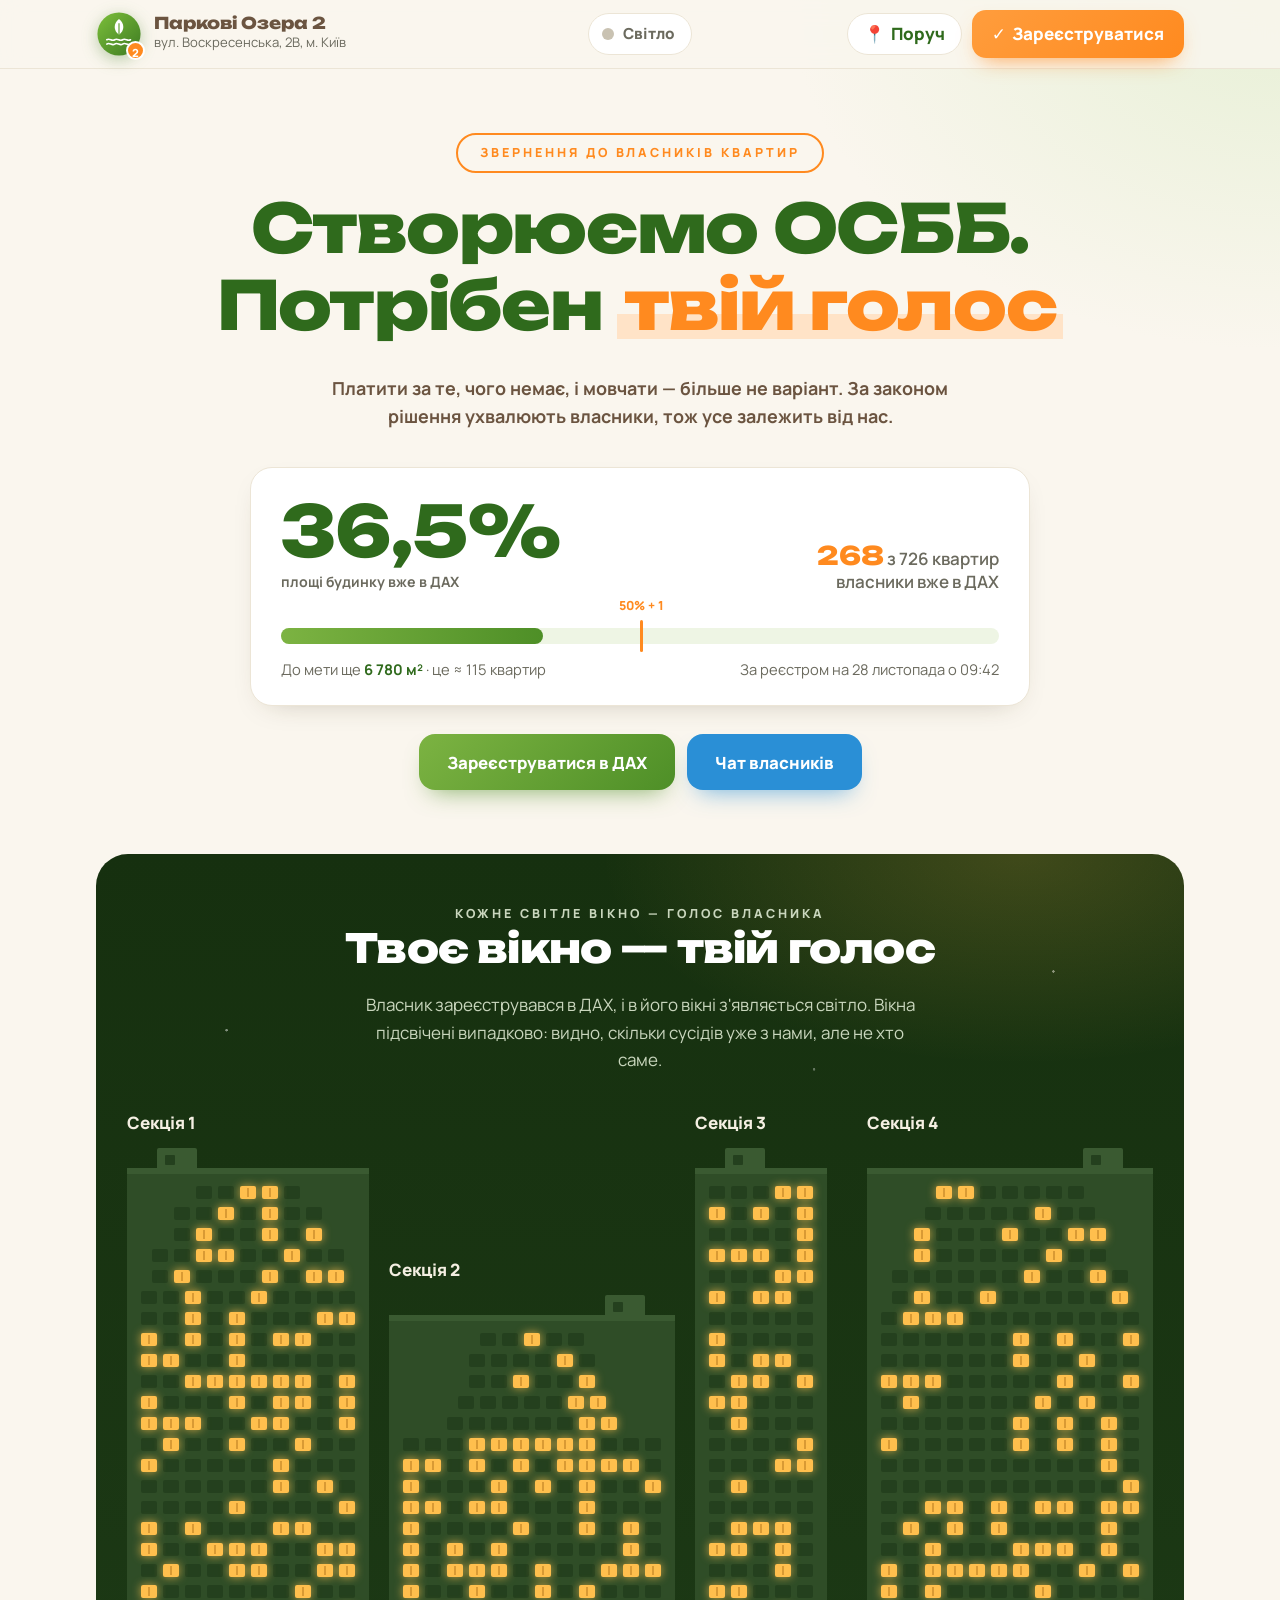
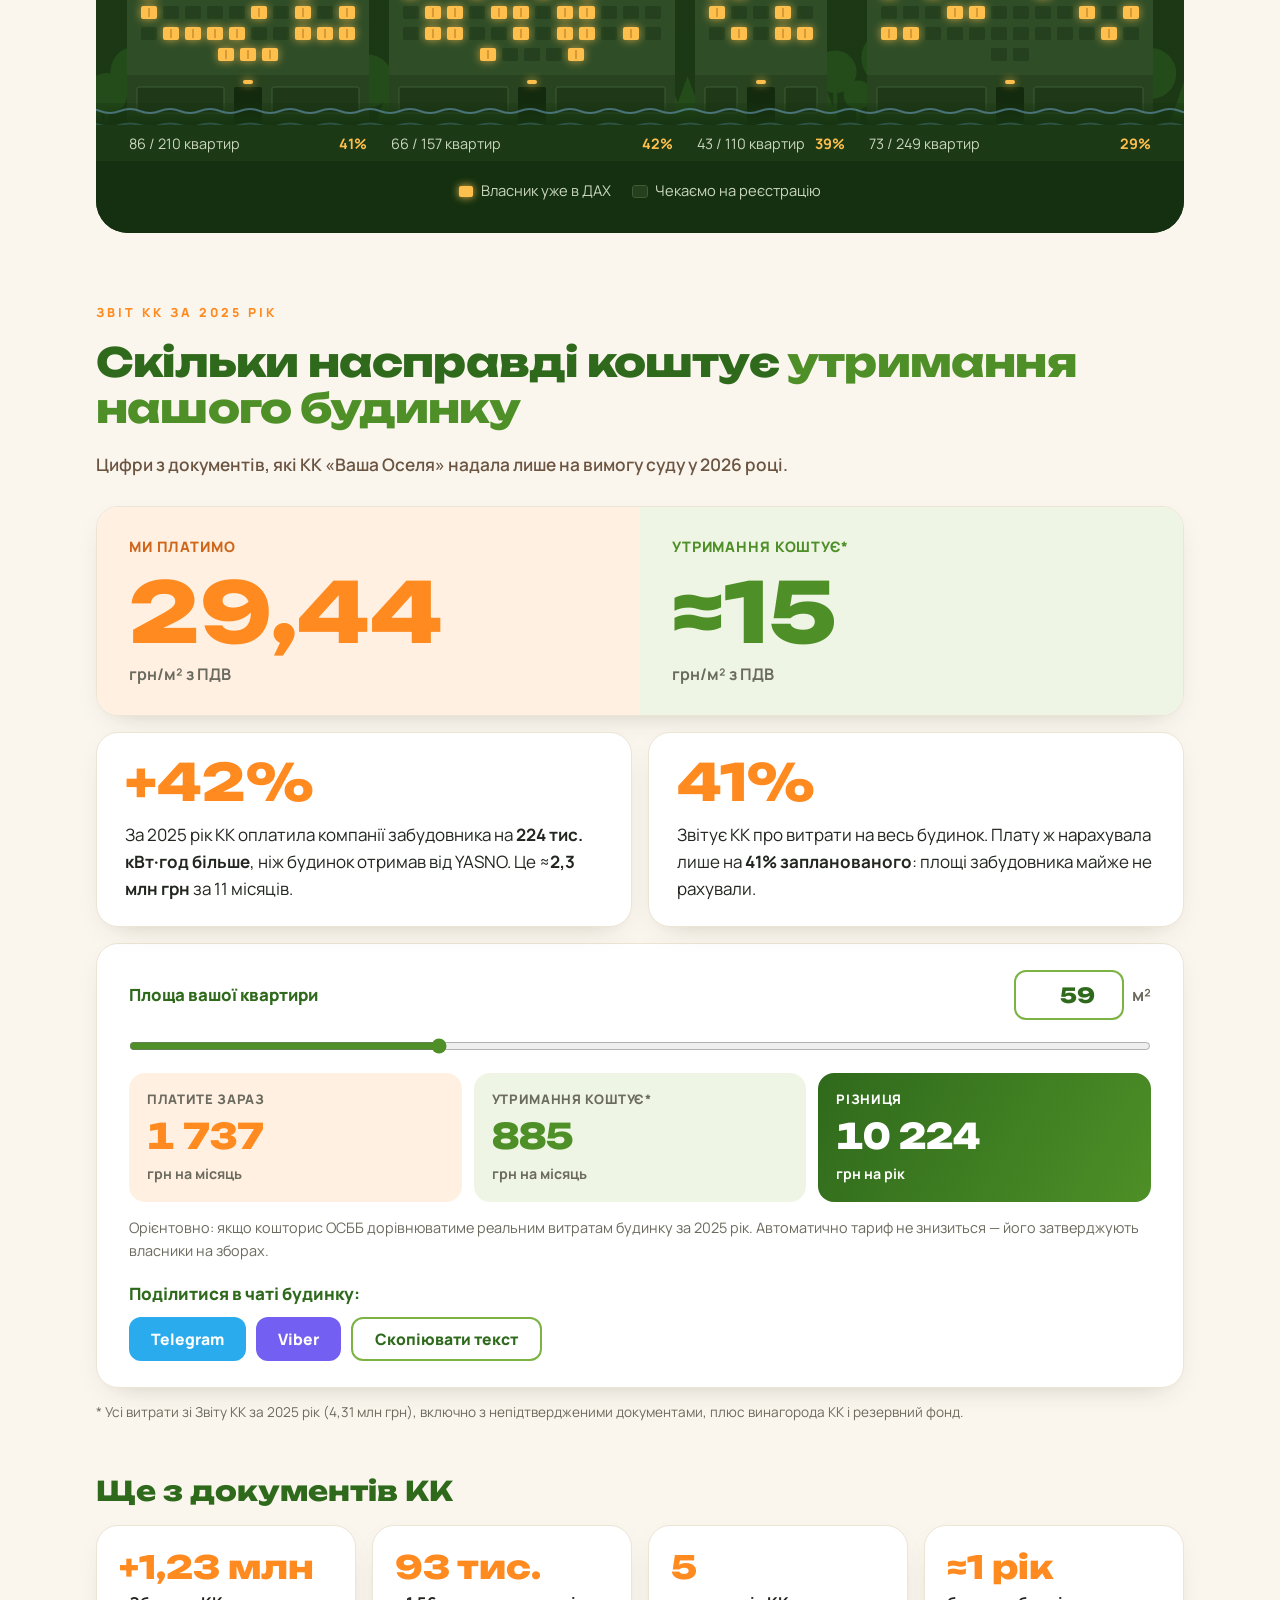
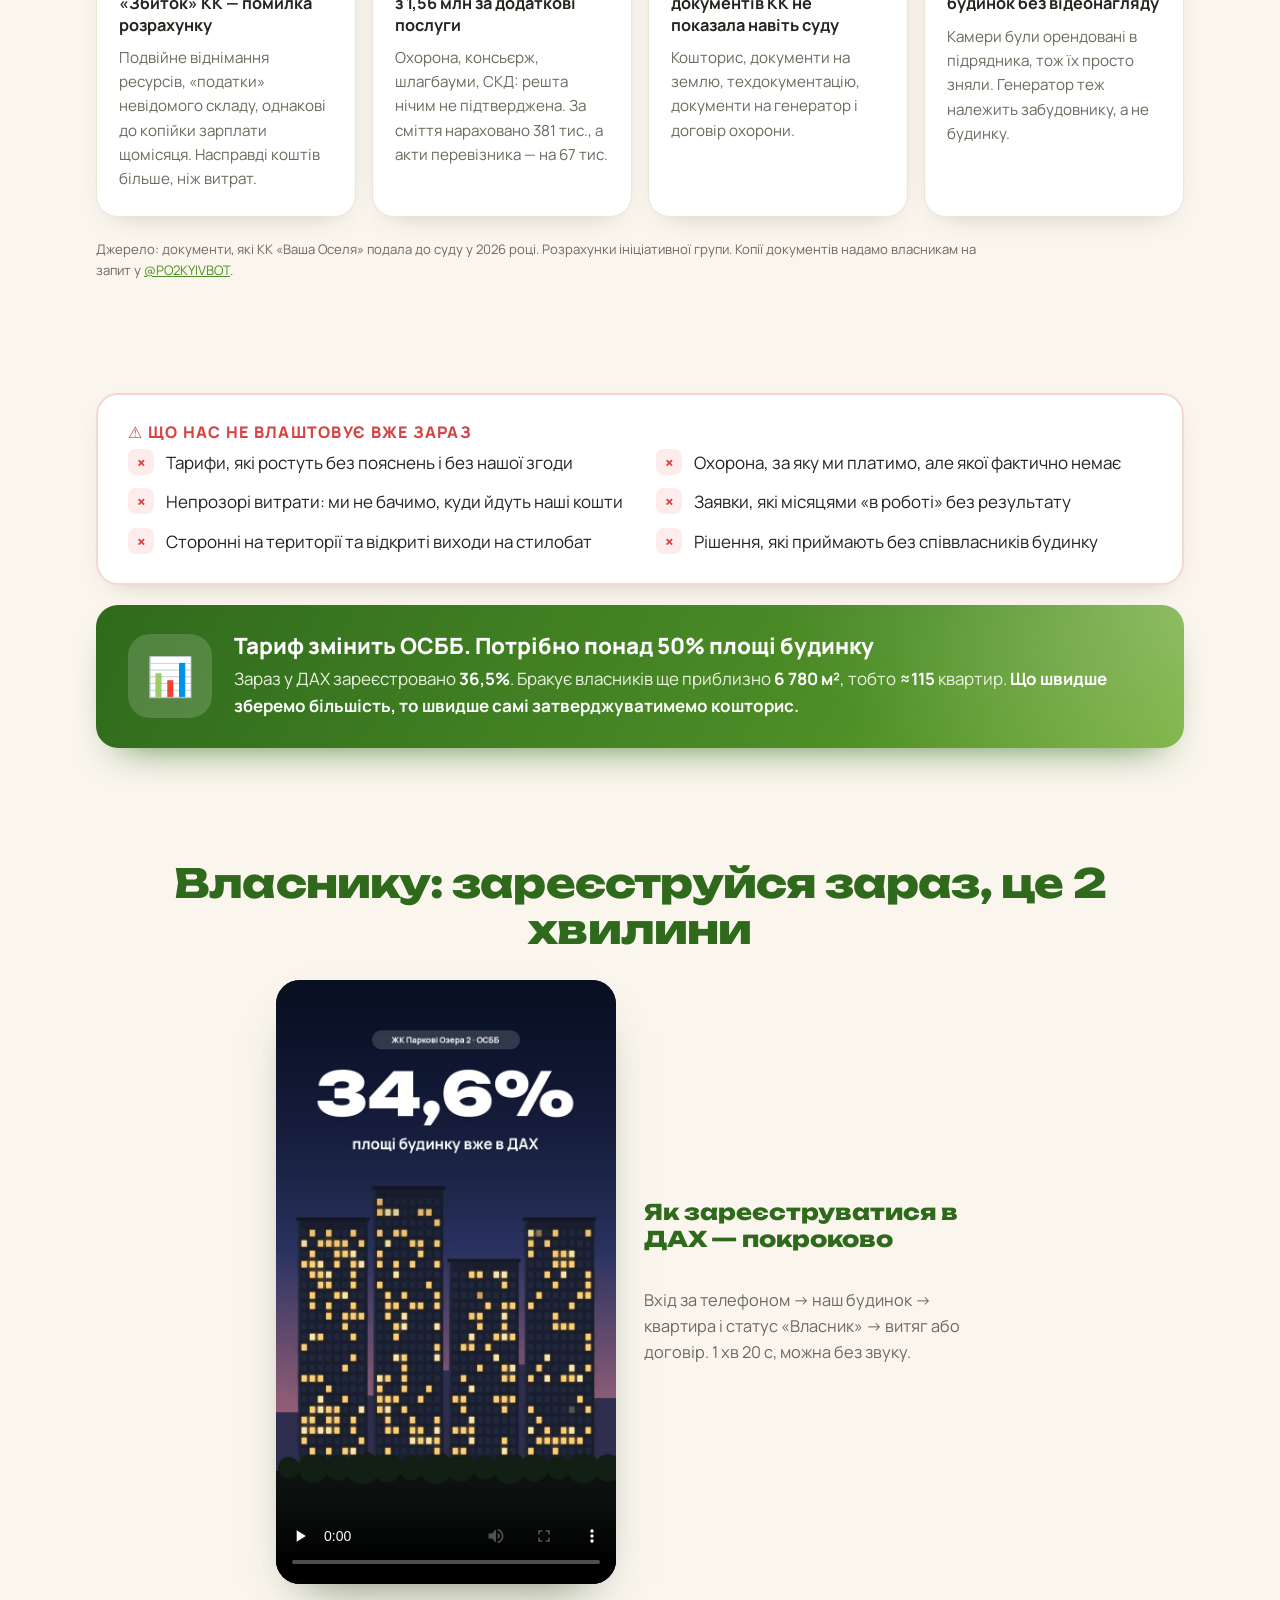
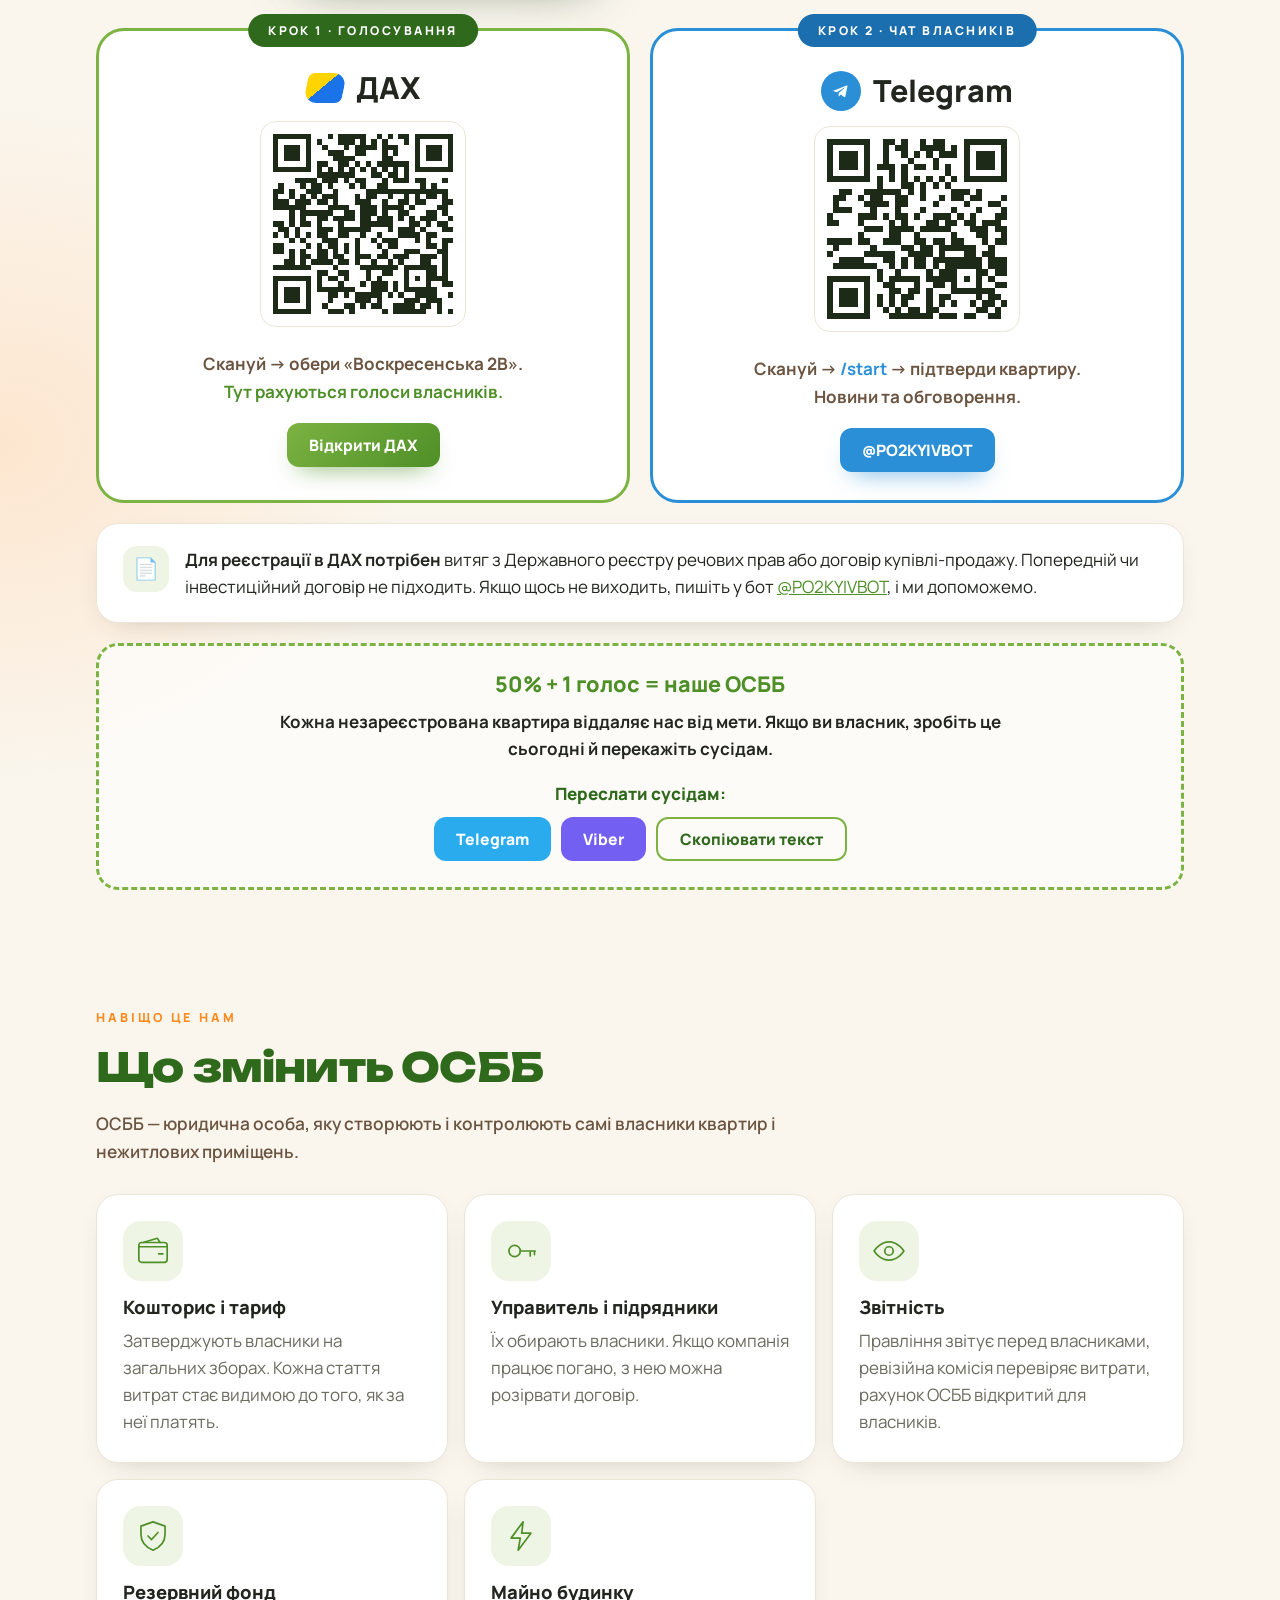
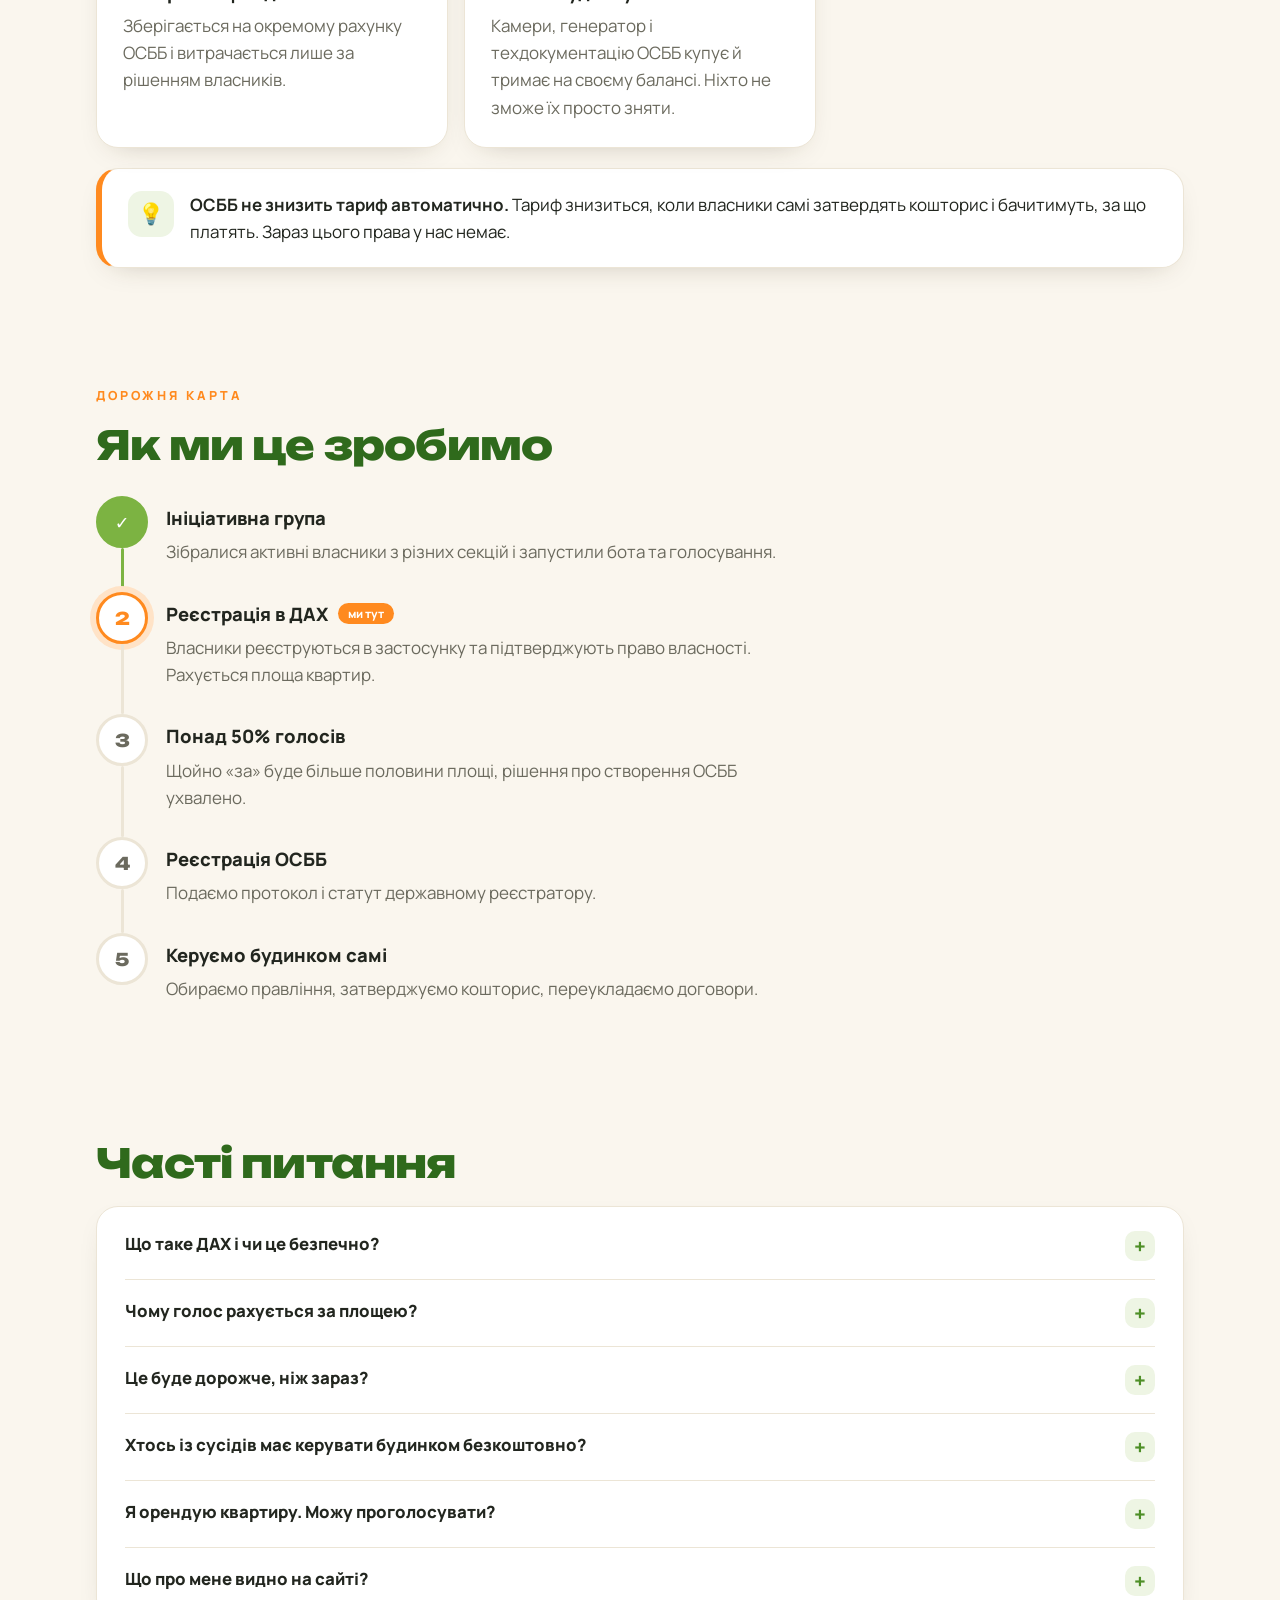
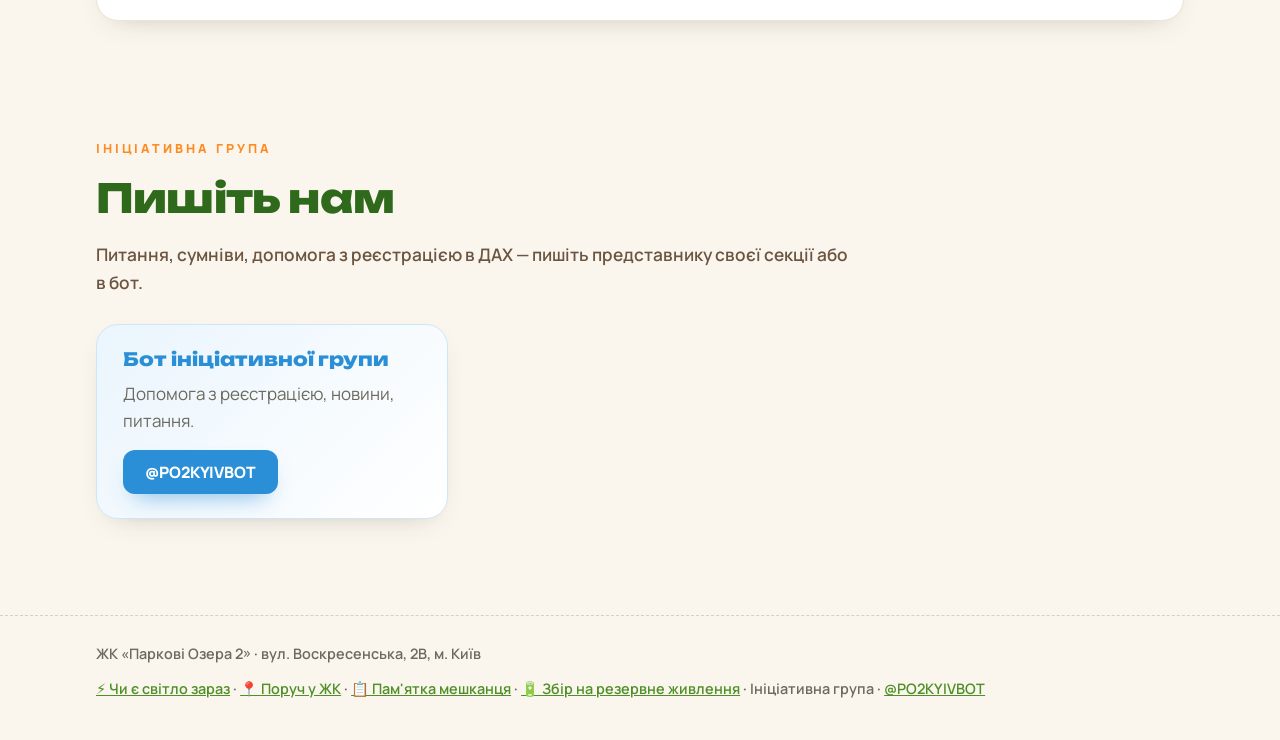
<file: index.html>
<!doctype html>
<html lang="uk">
<head>
  <meta charset="utf-8">
  <meta name="viewport" content="width=device-width, initial-scale=1">
  <title>Паркові Озера 2 — створюємо ОСББ</title>
  <meta name="description" content="ЖК «Паркові Озера 2»: створюємо ОСББ. Зареєструйся в ДАХ, і вікно твоєї квартири засвітиться в нашому будинку.">
  <meta property="og:title" content="Створюємо ОСББ. Потрібен твій голос">
  <meta property="og:description" content="ЖК «Паркові Озера 2», вул. Воскресенська, 2В. Кожне світле вікно — власник, який уже підтримав ОСББ.">
  <meta property="og:url" content="https://po2.kyiv.ua/">
  <meta property="og:type" content="website">
  <meta property="og:site_name" content="ОСББ «Паркові Озера 2»">
  <meta property="og:locale" content="uk_UA">
  <meta property="og:image" content="https://po2.kyiv.ua/img/og.png">
  <meta property="og:image:width" content="1200">
  <meta property="og:image:height" content="630">
  <meta property="og:image:alt" content="Будинок ЖК «Паркові Озера 2»: вікна квартир, що вже в ДАХ, світяться">
  <meta name="twitter:card" content="summary_large_image">
  <link rel="canonical" href="https://po2.kyiv.ua/">
  <meta name="theme-color" content="#3d7a22">
  <link rel="icon" href="data:image/svg+xml,%3Csvg xmlns='http://www.w3.org/2000/svg' viewBox='0 0 32 32'%3E%3Ccircle cx='16' cy='16' r='16' fill='%235a9a2c'/%3E%3Cpath d='M16 6c5 4 5 10 0 14-5-4-5-10 0-14z' fill='%23fff'/%3E%3Cpath d='M8 23c3-2 5 2 8 0s5 2 8 0' stroke='%23fff' stroke-width='2' fill='none'/%3E%3C/svg%3E">
  <link rel="preconnect" href="https://fonts.googleapis.com">
  <link href="https://fonts.googleapis.com/css2?family=Manrope:wght@400;500;600;700;800&family=Unbounded:wght@700;800&display=swap" rel="stylesheet">
  <link rel="stylesheet" href="styles.css?v=20261128b">
</head>
<body>
  <svg width="0" height="0" style="position:absolute" aria-hidden="true">
    <defs>
      <linearGradient id="lg-logo" x1="0" y1="0" x2="1" y2="1"><stop offset="0" stop-color="#7cbf3a"/><stop offset="1" stop-color="#3d7a22"/></linearGradient>
      <symbol id="logo" viewBox="0 0 64 64">
        <circle cx="32" cy="32" r="30" fill="url(#lg-logo)"/>
        <path d="M32 11c8 6 8 16 0 22-8-6-8-16 0-22z" fill="#fff"/>
        <path d="M32 17v16" stroke="#5a9a2c" stroke-width="1.6"/>
        <path d="M15 40c4-3 7 3 11 0s7 3 11 0 7 3 11 0M15 46c4-3 7 3 11 0s7 3 11 0 7 3 11 0" stroke="#fff" stroke-width="2.2" fill="none" stroke-linecap="round"/>
      </symbol>
    </defs>
  </svg>

  <header class="topbar">
    <div class="wrap topbar__in">
      <a class="brand" href="#">
        <span class="brand__logo"><svg><use href="#logo"/></svg><i>2</i></span>
        <span><b data-bind="complex"></b><small data-bind="address"></small></span>
      </a>
      <a class="pwr" id="pwr" href="svitlo/" data-state="loading" title="Світло в будинку — дані світлобота @power_po2">
        <i class="pwr__dot" aria-hidden="true"></i><span class="pwr__txt">Світло</span><small class="pwr__since"></small><small class="pwr__next"></small>
      </a>
      <div class="topbar__act">
        <a class="pill pill--ghost" href="poruch/" title="Кав'ярні, магазини й сервіси нашого ЖК"><span aria-hidden="true">📍</span><span class="pill__txt">Поруч</span></a>
        <a class="pill pill--orange" href="#vote"><span class="pill__ico" aria-hidden="true">✓</span><span class="pill__long">Зареєструватися</span><span class="pill__short">Голосувати</span></a>
      </div>
    </div>
  </header>

  <main>
    <section class="hero">
      <div class="wrap hero__in">
        <p class="eyebrow">Звернення до власників квартир</p>
        <h1>Створюємо ОСББ. <span>Потрібен <mark>твій голос</mark></span></h1>
        <p class="lead">Платити за те, чого немає, і мовчати — більше не варіант. За законом рішення ухвалюють власники, тож усе залежить від нас.</p>

        <div class="counter card">
          <div class="counter__top">
            <div><span class="counter__big" id="c-pct">…</span><small>площі будинку вже в ДАХ</small></div>
            <div class="counter__side"><b id="c-voted">…</b> з <span id="c-total"></span> квартир<br>власники вже в ДАХ</div>
          </div>
          <div class="bar" role="progressbar" aria-label="Прогрес голосів" id="bar">
            <div class="bar__fill" id="bar-fill"></div>
            <div class="bar__goal" id="bar-goal"><span>50% + 1</span></div>
          </div>
          <div class="counter__meta"><span id="c-left"></span><span>За реєстром на <time id="updated"></time></span></div>
        </div>

        <div class="cta">
          <a class="btn btn--green" data-href="dahUrl" target="_blank" rel="noopener">Зареєструватися в ДАХ</a>
          <a class="btn btn--tg" data-href="botUrl" target="_blank" rel="noopener">Чат власників</a>
        </div>
      </div>
    </section>

    <section class="night-wrap">
      <div class="wrap">
        <div class="night">
          <div class="night__head">
            <p class="eyebrow eyebrow--light">Кожне світле вікно — голос власника</p>
            <h2>Твоє вікно — твій голос</h2>
            <p>Власник зареєструвався в ДАХ, і в його вікні з'являється світло. Вікна підсвічені випадково: видно, скільки сусідів уже з нами, але не хто саме.</p>
          </div>
          <div class="town">
            <div class="forest" aria-hidden="true"></div>
            <div class="town__scroll" id="town"></div>
            <div class="lake" aria-hidden="true"></div>
          </div>
          <div class="legend">
            <span><i class="lg lg--on"></i>Власник уже в ДАХ</span>
            <span><i class="lg"></i>Чекаємо на реєстрацію</span>
          </div>
        </div>
      </div>
    </section>

    <section class="section" id="report">
      <div class="wrap">
        <p class="eyebrow">Звіт КК за 2025 рік</p>
        <h2>Скільки насправді коштує <span class="hl">утримання нашого будинку</span></h2>
        <p class="lead-left">Цифри з документів, які КК «Ваша Оселя» надала лише на вимогу суду у 2026 році.</p>

        <div class="cost card">
          <div class="cost__pay">
            <span class="cost__label">Ми платимо</span>
            <b>29,44</b><small>грн/м² з ПДВ</small>
          </div>
          <div class="cost__real">
            <span class="cost__label">Утримання коштує*</span>
            <b>≈15</b><small>грн/м² з ПДВ</small>
          </div>
        </div>
        <div class="facts">
          <div class="fact card"><b>+42%</b><p>За 2025 рік КК оплатила компанії забудовника на <strong>224 тис. кВт·год більше</strong>, ніж будинок отримав від YASNO. Це ≈<strong>2,3 млн грн</strong> за 11 місяців.</p></div>
          <div class="fact card"><b>41%</b><p>Звітує КК про витрати на весь будинок. Плату ж нарахувала лише на <strong>41% запланованого</strong>: площі забудовника майже не рахували.</p></div>
        </div>
        <div class="calc card">
          <label class="calc__in" for="calc-area">Площа вашої квартири
            <span class="calc__field"><input id="calc-area" type="number" inputmode="decimal" min="10" max="400" step="0.1" value="59"> м²</span>
          </label>
          <input id="calc-range" type="range" min="20" max="150" step="1" value="59" aria-label="Площа квартири, м²">
          <div class="calc__out">
            <div><span>Платите зараз</span><b id="calc-now">—</b><small>грн на місяць</small></div>
            <div><span>Утримання коштує*</span><b id="calc-real">—</b><small>грн на місяць</small></div>
            <div class="calc__diff"><span>Різниця</span><b id="calc-diff">—</b><small>грн на рік</small></div>
          </div>
          <p class="calc__note">Орієнтовно: якщо кошторис ОСББ дорівнюватиме реальним витратам будинку за 2025 рік. Автоматично тариф не знизиться — його затверджують власники на зборах.</p>
          <div class="share" data-share="calc">
            <span class="share__label">Поділитися в чаті будинку:</span>
            <button class="btn btn--sm share__tg" type="button" data-via="tg">Telegram</button>
            <button class="btn btn--sm share__vb" type="button" data-via="viber">Viber</button>
            <button class="btn btn--sm btn--outline" type="button" data-via="copy">Скопіювати текст</button>
          </div>
        </div>
        <p class="footnote">* Усі витрати зі Звіту КК за 2025 рік (4,31 млн грн), включно з непідтвердженими документами, плюс винагорода КК і резервний фонд.</p>

        <h3 class="report__sub">Ще з документів КК</h3>
        <div class="theses">
          <div class="thesis card"><b>+1,23 млн</b><h4>«Збиток» КК — помилка розрахунку</h4><p>Подвійне віднімання ресурсів, «податки» невідомого складу, однакові до копійки зарплати щомісяця. Насправді коштів більше, ніж витрат.</p></div>
          <div class="thesis card"><b>93 тис.</b><h4>з 1,56 млн за додаткові послуги</h4><p>Охорона, консьєрж, шлагбауми, СКД: решта нічим не підтверджена. За сміття нараховано 381 тис., а акти перевізника — на 67 тис.</p></div>
          <div class="thesis card"><b>5</b><h4>документів КК не показала навіть суду</h4><p>Кошторис, документи на землю, техдокументацію, документи на генератор і договір охорони.</p></div>
          <div class="thesis card"><b>≈1 рік</b><h4>будинок без відеонагляду</h4><p>Камери були орендовані в підрядника, тож їх просто зняли. Генератор теж належить забудовнику, а не будинку.</p></div>
        </div>
        <p class="sources">Джерело: документи, які КК «Ваша Оселя» подала до суду у 2026 році. Розрахунки ініціативної групи. Копії документів надамо власникам на запит у <a data-href="botUrl" target="_blank" rel="noopener" data-bind="botName"></a>.</p>
      </div>
    </section>

    <section class="section">
      <div class="wrap">
        <div class="card card--pain">
          <h3 class="pain__title">⚠️ Що нас не влаштовує вже зараз</h3>
          <ul class="pain" id="pains"></ul>
        </div>

        <div class="banner">
          <div class="banner__ico">📊</div>
          <div>
            <h3>Тариф змінить ОСББ. Потрібно понад 50% площі будинку</h3>
            <p>Зараз у ДАХ зареєстровано <b class="js-pct">34%</b>. Бракує власників ще приблизно <b class="js-left-m2">8 000 м²</b>, тобто <b class="js-left-apts">≈130</b> квартир. <b>Що швидше зберемо більшість, то швидше самі затверджуватимемо кошторис.</b></p>
          </div>
        </div>
      </div>
    </section>

    <section class="section" id="vote">
      <div class="wrap">
        <h2 class="center">Власнику: зареєструйся зараз, це 2 хвилини</h2>
        <figure class="guide" id="guide">
          <video src="video/dah-guide.mp4?v=2" poster="video/dah-guide.jpg?v=2" controls playsinline preload="none" width="720" height="1280"></video>
          <figcaption><b>Як зареєструватися в ДАХ — покроково</b><br>Вхід за телефоном → наш будинок → квартира і статус «Власник» → витяг або договір. 1 хв 20 с, можна без звуку.</figcaption>
        </figure>
        <div class="stepcards">
          <article class="stepcard stepcard--green">
            <span class="stepcard__tag">Крок 1 · Голосування</span>
            <h3><span class="dah-mark" aria-hidden="true"></span>ДАХ</h3>
            <a class="qr" data-href="dahUrl" target="_blank" rel="noopener"><img src="img/qr-dah.svg" alt="QR-код застосунку ДАХ" width="180" height="180"></a>
            <p>Скануй → обери «<b data-bind="dahBuilding"></b>».<br><span class="accent-green">Тут рахуються голоси власників.</span></p>
            <a class="btn btn--green btn--sm" data-href="dahUrl" target="_blank" rel="noopener">Відкрити ДАХ</a>
          </article>
          <article class="stepcard stepcard--blue">
            <span class="stepcard__tag">Крок 2 · Чат власників</span>
            <h3><span class="tg-mark" aria-hidden="true"></span>Telegram</h3>
            <a class="qr" data-href="botUrl" target="_blank" rel="noopener"><img src="img/qr-tg.svg" alt="QR-код Telegram-бота" width="180" height="180"></a>
            <p>Скануй → <b class="accent-blue">/start</b> → підтверди квартиру.<br>Новини та обговорення.</p>
            <a class="btn btn--tg btn--sm" data-href="botUrl" target="_blank" rel="noopener" data-bind="botName"></a>
          </article>
        </div>
        <div class="docnote card">
          <span class="chip">📄</span>
          <p><b>Для реєстрації в ДАХ потрібен</b> витяг з Державного реєстру речових прав або договір купівлі-продажу. Попередній чи інвестиційний договір не підходить. Якщо щось не виходить, пишіть у бот <a data-href="botUrl" target="_blank" rel="noopener" data-bind="botName"></a>, і ми допоможемо.</p>
        </div>
        <div class="dashed">
          <h3>50% + 1 голос = наше ОСББ</h3>
          <p>Кожна незареєстрована квартира віддаляє нас від мети. Якщо ви власник, зробіть це сьогодні й перекажіть сусідам.</p>
          <div class="share" data-share="votes">
            <span class="share__label">Переслати сусідам:</span>
            <button class="btn btn--sm share__tg" type="button" data-via="tg">Telegram</button>
            <button class="btn btn--sm share__vb" type="button" data-via="viber">Viber</button>
            <button class="btn btn--sm btn--outline" type="button" data-via="copy">Скопіювати текст</button>
          </div>
        </div>
      </div>
    </section>

    <section class="section" id="why">
      <div class="wrap">
        <p class="eyebrow">Навіщо це нам</p>
        <h2>Що змінить ОСББ</h2>
        <p class="lead-left">ОСББ — юридична особа, яку створюють і контролюють самі власники квартир і нежитлових приміщень.</p>
        <div class="why" id="why-list"></div>
        <div class="honest card">
          <span class="chip">💡</span>
          <p><b>ОСББ не знизить тариф автоматично.</b> Тариф знизиться, коли власники самі затвердять кошторис і бачитимуть, за що платять. Зараз цього права у нас немає.</p>
        </div>
      </div>
    </section>

    <section class="section">
      <div class="wrap">
        <p class="eyebrow">Дорожня карта</p>
        <h2>Як ми це зробимо</h2>
        <ol class="steps" id="steps-list"></ol>
      </div>
    </section>

    <section class="section">
      <div class="wrap">
        <h2>Часті питання</h2>
        <div class="card faq-wrap" id="faq-list"></div>
      </div>
    </section>

    <section class="section" id="team">
      <div class="wrap">
        <p class="eyebrow">Ініціативна група</p>
        <h2>Пишіть нам</h2>
        <p class="lead-left">Питання, сумніви, допомога з реєстрацією в ДАХ — пишіть представнику своєї секції або в бот.</p>
        <div class="team" id="team-list"></div>
      </div>
    </section>

  </main>

  <footer class="footer">
    <div class="wrap footer__in">
      <span>ЖК «<span data-bind="complex"></span>» · <span data-bind="address"></span></span>
      <span><a href="svitlo/">⚡ Чи є світло зараз</a> · <a href="poruch/">📍 Поруч у ЖК</a> · <a href="pamyatka/">📋 Пам'ятка мешканця</a> · <a href="zbir/">🔋 Збір на резервне живлення</a> · Ініціативна група · <a data-href="botUrl" target="_blank" rel="noopener" data-bind="botName"></a></span>
    </div>
  </footer>

  <script src="data.js?v=20261128a"></script>
  <script src="votes.js?v=20261128d"></script>
  <script src="power.js?v=20261127a"></script>
  <script src="app.js?v=20261127a"></script>
</body>
</html>
</file>
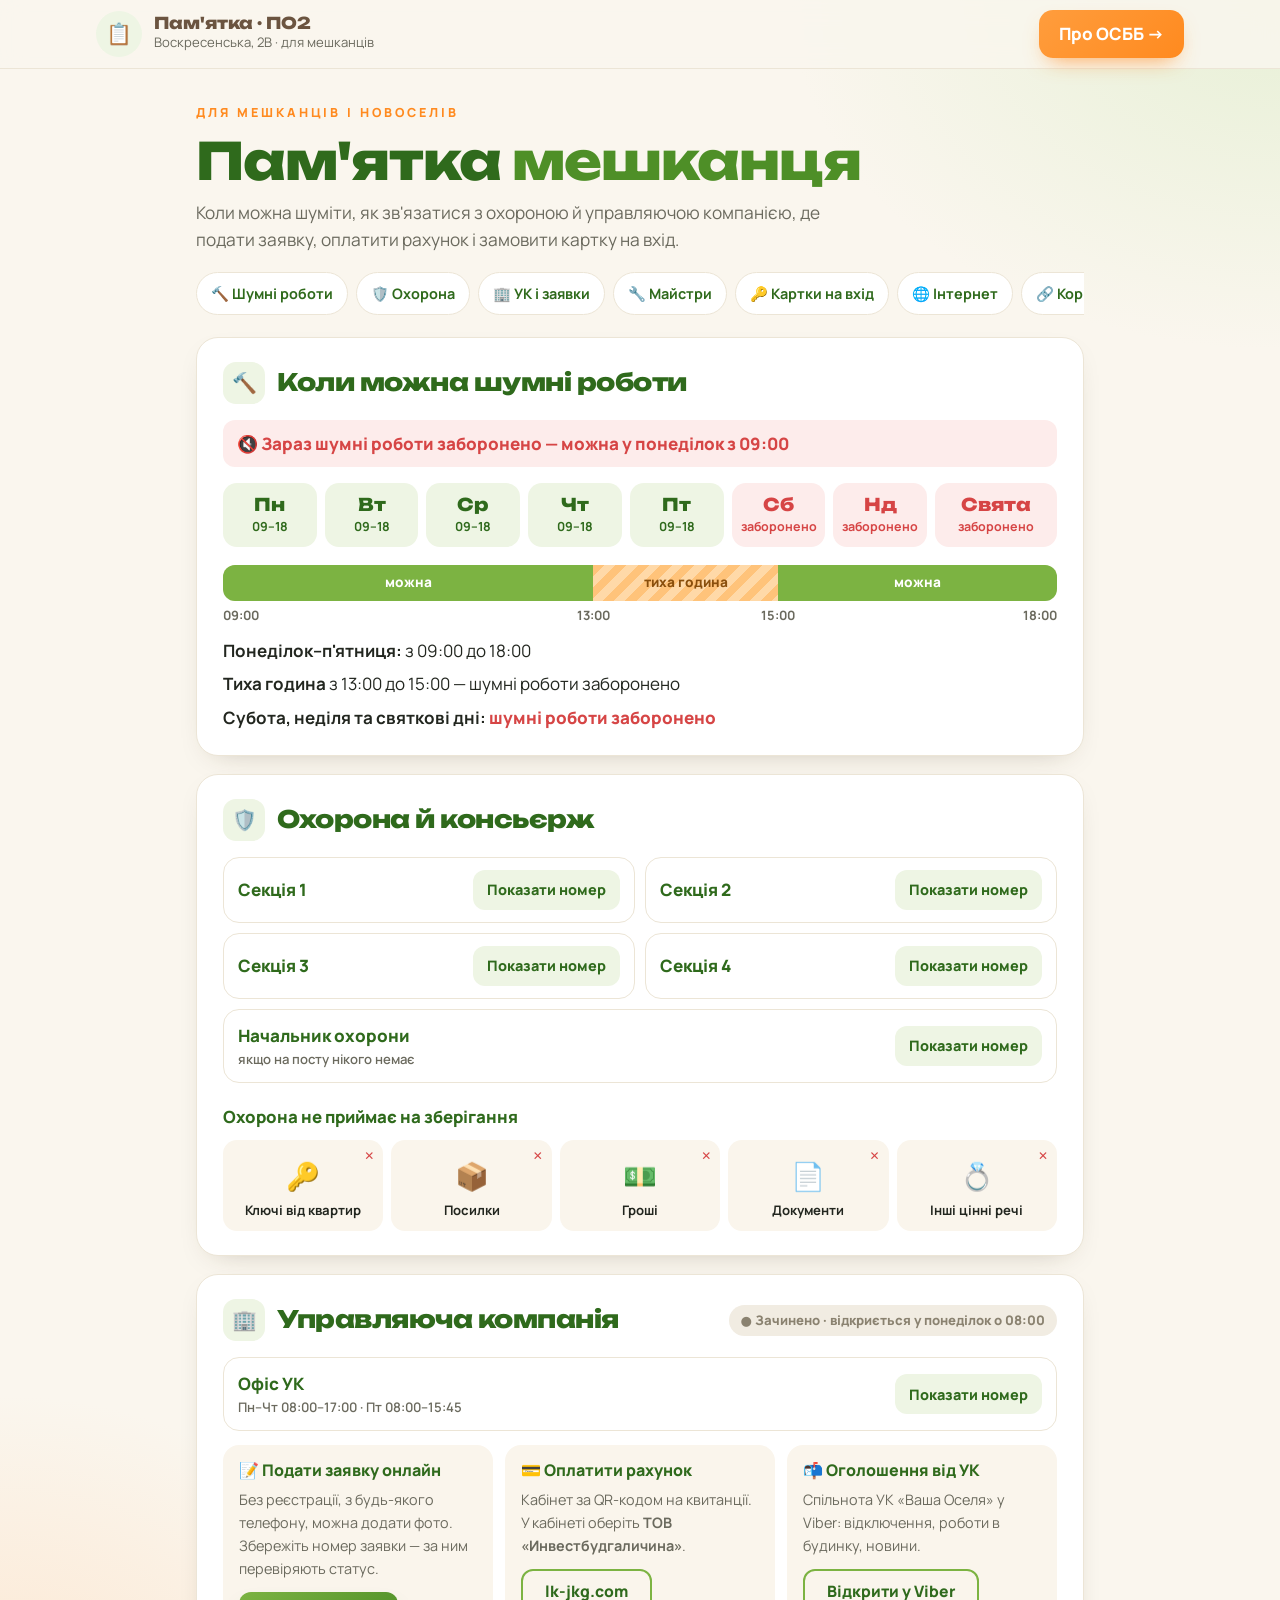
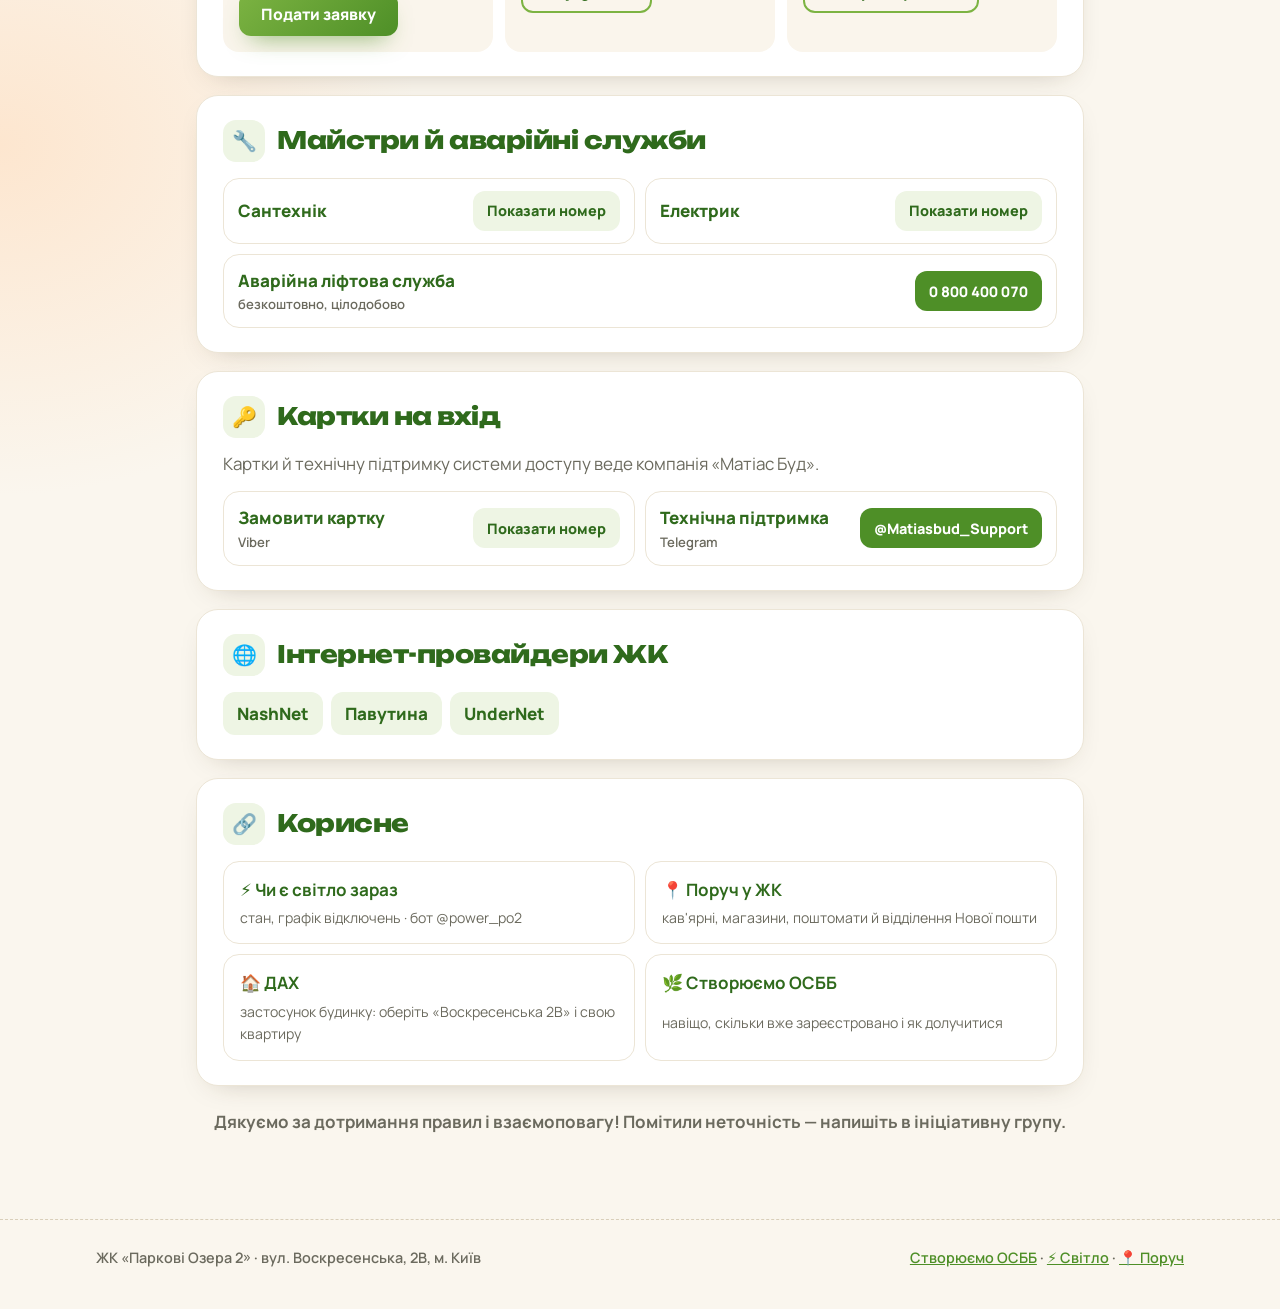
<file: pamyatka/index.html>
<!doctype html>
<html lang="uk">
<head>
  <meta charset="utf-8">
  <meta name="viewport" content="width=device-width, initial-scale=1">
  <title>Пам'ятка мешканця — Паркові Озера 2</title>
  <meta name="description" content="Пам'ятка мешканця ЖК «Паркові Озера 2»: коли можна шумні роботи, охорона й консьєрж секцій, управляюча компанія, заявки й оплата, картки на вхід, сантехнік, електрик, провайдери.">
  <meta property="og:title" content="Пам'ятка мешканця «Паркових Озер 2»">
  <meta property="og:description" content="Шумні роботи, охорона, УК, заявки й оплата, картки на вхід, майстри, провайдери — усе в одному місці.">
  <meta property="og:url" content="https://po2.kyiv.ua/pamyatka/">
  <meta property="og:type" content="website">
  <meta property="og:site_name" content="ОСББ «Паркові Озера 2»">
  <meta property="og:locale" content="uk_UA">
  <meta property="og:image" content="https://po2.kyiv.ua/img/og-pamyatka.png">
  <meta property="og:image:width" content="1200">
  <meta property="og:image:height" content="630">
  <meta name="twitter:card" content="summary_large_image">
  <link rel="canonical" href="https://po2.kyiv.ua/pamyatka/">
  <meta name="theme-color" content="#3d7a22">
  <link rel="icon" href="data:image/svg+xml,%3Csvg xmlns='http://www.w3.org/2000/svg' viewBox='0 0 32 32'%3E%3Ccircle cx='16' cy='16' r='16' fill='%234e8f27'/%3E%3Cpath d='M10 7h12v18H10z' fill='%23fff'/%3E%3Cpath d='M13 12h6M13 16h6M13 20h4' stroke='%234e8f27' stroke-width='2'/%3E%3C/svg%3E">
  <link rel="preconnect" href="https://fonts.googleapis.com">
  <link href="https://fonts.googleapis.com/css2?family=Manrope:wght@400;500;600;700;800&family=Unbounded:wght@700;800&display=swap" rel="stylesheet">
  <link rel="stylesheet" href="../styles.css?v=20261128b">
  <link rel="stylesheet" href="pamyatka.css?v=20261128a">
</head>
<body>
  <header class="topbar">
    <div class="wrap topbar__in">
      <a class="brand" href="../">
        <span class="brand__logo pm-logo" aria-hidden="true">📋</span>
        <span><b>Пам'ятка · ПО2</b><small>Воскресенська, 2В · для мешканців</small></span>
      </a>
      <a class="pill pill--orange" href="../">Про ОСББ →</a>
    </div>
  </header>

  <main class="wrap pm">
    <section class="pm-hero">
      <p class="eyebrow">Для мешканців і новоселів</p>
      <h1>Пам'ятка <span class="hl">мешканця</span></h1>
      <p class="pm-lead">Коли можна шуміти, як зв'язатися з охороною й управляючою компанією, де подати заявку, оплатити рахунок і замовити картку на вхід.</p>
      <nav class="pm-nav" aria-label="Розділи">
        <a href="#noise">🔨 Шумні роботи</a><a href="#security">🛡️ Охорона</a><a href="#uk">🏢 УК і заявки</a><a href="#masters">🔧 Майстри</a>
        <a href="#access">🔑 Картки на вхід</a><a href="#net">🌐 Інтернет</a><a href="#links">🔗 Корисне</a>
      </nav>
    </section>

    <section class="card pm-card" id="noise">
      <div class="pm-card__head"><span class="pm-ico">🔨</span><h2>Коли можна шумні роботи</h2></div>
      <p class="pm-now" id="noise-now"></p>
      <div class="pm-days">
        <span class="ok"><b>Пн</b>09–18</span><span class="ok"><b>Вт</b>09–18</span><span class="ok"><b>Ср</b>09–18</span><span class="ok"><b>Чт</b>09–18</span><span class="ok"><b>Пт</b>09–18</span>
        <span class="no"><b>Сб</b>заборонено</span><span class="no"><b>Нд</b>заборонено</span><span class="no"><b>Свята</b>заборонено</span>
      </div>
      <div class="pm-line" aria-hidden="true">
        <i class="ok" style="left:0;width:44.4%">можна</i><i class="quiet" style="left:44.4%;width:22.2%">тиха година</i><i class="ok" style="left:66.6%;width:33.4%">можна</i>
      </div>
      <div class="pm-ticks" aria-hidden="true"><span style="left:0">09:00</span><span style="left:44.4%">13:00</span><span style="left:66.6%">15:00</span><span style="left:100%">18:00</span></div>
      <ul class="pm-list">
        <li><b>Понеділок–п'ятниця:</b> з 09:00 до 18:00</li>
        <li><b>Тиха година</b> з 13:00 до 15:00 — шумні роботи заборонено</li>
        <li><b>Субота, неділя та святкові дні:</b> <span class="red">шумні роботи заборонено</span></li>
      </ul>
    </section>

    <section class="card pm-card" id="security">
      <div class="pm-card__head"><span class="pm-ico">🛡️</span><h2>Охорона й консьєрж</h2></div>
      <div class="pm-contacts">
        <div class="pm-c"><span>Секція 1</span><button class="pm-tel" data-t="3304113050">Показати номер</button></div>
        <div class="pm-c"><span>Секція 2</span><button class="pm-tel" data-t="0036346990">Показати номер</button></div>
        <div class="pm-c"><span>Секція 3</span><button class="pm-tel" data-t="5981757590">Показати номер</button></div>
        <div class="pm-c"><span>Секція 4</span><button class="pm-tel" data-t="7719909590">Показати номер</button></div>
        <div class="pm-c pm-c--wide"><span>Начальник охорони <small>якщо на посту нікого немає</small></span><button class="pm-tel" data-t="9262403570">Показати номер</button></div>
      </div>
      <h3 class="pm-sub">Охорона не приймає на зберігання</h3>
      <div class="pm-no">
        <span>🔑<b>Ключі від квартир</b></span><span>📦<b>Посилки</b></span><span>💵<b>Гроші</b></span><span>📄<b>Документи</b></span><span>💍<b>Інші цінні речі</b></span>
      </div>
    </section>

    <section class="card pm-card" id="uk">
      <div class="pm-card__head"><span class="pm-ico">🏢</span><h2>Управляюча компанія</h2><span class="pm-badge" id="uk-now"></span></div>
      <div class="pm-contacts">
        <div class="pm-c pm-c--wide"><span>Офіс УК <small>Пн–Чт 08:00–17:00 · Пт 08:00–15:45</small></span><button class="pm-tel" data-t="7710682590">Показати номер</button></div>
      </div>
      <div class="pm-steps">
        <div class="pm-step">
          <h3>📝 Подати заявку онлайн</h3>
          <p>Без реєстрації, з будь-якого телефону, можна додати фото. Збережіть номер заявки — за ним перевіряють статус.</p>
          <a class="btn btn--green btn--sm" href="https://golden-heliotrope-b7d576.netlify.app/parkovi-ozera/form.html" target="_blank" rel="noopener">Подати заявку</a>
        </div>
        <div class="pm-step">
          <h3>💳 Оплатити рахунок</h3>
          <p>Кабінет за QR-кодом на квитанції. У кабінеті оберіть <b>ТОВ «Инвестбудгаличина»</b>.</p>
          <a class="btn btn--outline btn--sm" href="https://lk-jkg.com/" target="_blank" rel="noopener">lk-jkg.com</a>
        </div>
        <div class="pm-step">
          <h3>📬 Оголошення від УК</h3>
          <p>Спільнота УК «Ваша Оселя» у Viber: відключення, роботи в будинку, новини.</p>
          <a class="btn btn--outline btn--sm" href="https://invite.viber.com/?g2=AQBRgU0asoSHN1Ri6NkHY2LE%2B93OFtBv%2FyrkYcwsCia3kKh1I4M%2ByteiAO0jGIUe" target="_blank" rel="noopener">Відкрити у Viber</a>
        </div>
      </div>
    </section>

    <section class="card pm-card" id="masters">
      <div class="pm-card__head"><span class="pm-ico">🔧</span><h2>Майстри й аварійні служби</h2></div>
      <div class="pm-contacts">
        <div class="pm-c"><span>Сантехнік</span><button class="pm-tel" data-t="2811777860">Показати номер</button></div>
        <div class="pm-c"><span>Електрик</span><button class="pm-tel" data-t="7310488690">Показати номер</button></div>
        <div class="pm-c pm-c--wide"><span>Аварійна ліфтова служба <small>безкоштовно, цілодобово</small></span><a class="pm-tel pm-tel--open" href="tel:0800400070">0 800 400 070</a></div>
      </div>
    </section>

    <section class="card pm-card" id="access">
      <div class="pm-card__head"><span class="pm-ico">🔑</span><h2>Картки на вхід</h2></div>
      <p class="pm-text">Картки й технічну підтримку системи доступу веде компанія «Матіас Буд».</p>
      <div class="pm-contacts">
        <div class="pm-c"><span>Замовити картку <small>Viber</small></span><button class="pm-tel" data-t="818781876083" data-viber>Показати номер</button></div>
        <div class="pm-c"><span>Технічна підтримка <small>Telegram</small></span><a class="pm-tel pm-tel--open" href="https://t.me/Matiasbud_Support" target="_blank" rel="noopener">@Matiasbud_Support</a></div>
      </div>
    </section>

    <section class="card pm-card" id="net">
      <div class="pm-card__head"><span class="pm-ico">🌐</span><h2>Інтернет-провайдери ЖК</h2></div>
      <div class="pm-tags"><span>NashNet</span><span>Павутина</span><span>UnderNet</span></div>
    </section>

    <section class="card pm-card" id="links">
      <div class="pm-card__head"><span class="pm-ico">🔗</span><h2>Корисне</h2></div>
      <div class="pm-links">
        <a href="../svitlo/"><b>⚡ Чи є світло зараз</b><span>стан, графік відключень · бот <span class="nowrap">@power_po2</span></span></a>
        <a href="../poruch/"><b>📍 Поруч у ЖК</b><span>кав'ярні, магазини, поштомати й відділення Нової пошти</span></a>
        <a data-href="dahUrl" target="_blank" rel="noopener"><b>🏠 ДАХ</b><span>застосунок будинку: оберіть «Воскресенська 2В» і свою квартиру</span></a>
        <a href="../"><b>🌿 Створюємо ОСББ</b><span>навіщо, скільки вже зареєстровано і як долучитися</span></a>
      </div>
    </section>

    <p class="pm-thanks">Дякуємо за дотримання правил і взаємоповагу! Помітили неточність — напишіть в ініціативну групу.</p>
  </main>

  <footer class="footer">
    <div class="wrap footer__in">
      <span>ЖК «<span data-bind="complex"></span>» · <span data-bind="address"></span></span>
      <span><a href="../">Створюємо ОСББ</a> · <a href="../svitlo/">⚡ Світло</a> · <a href="../poruch/">📍 Поруч</a></span>
    </div>
  </footer>

  <script src="../data.js?v=20261128a"></script>
  <script src="pamyatka.js?v=20261128a"></script>
</body>
</html>
</file>
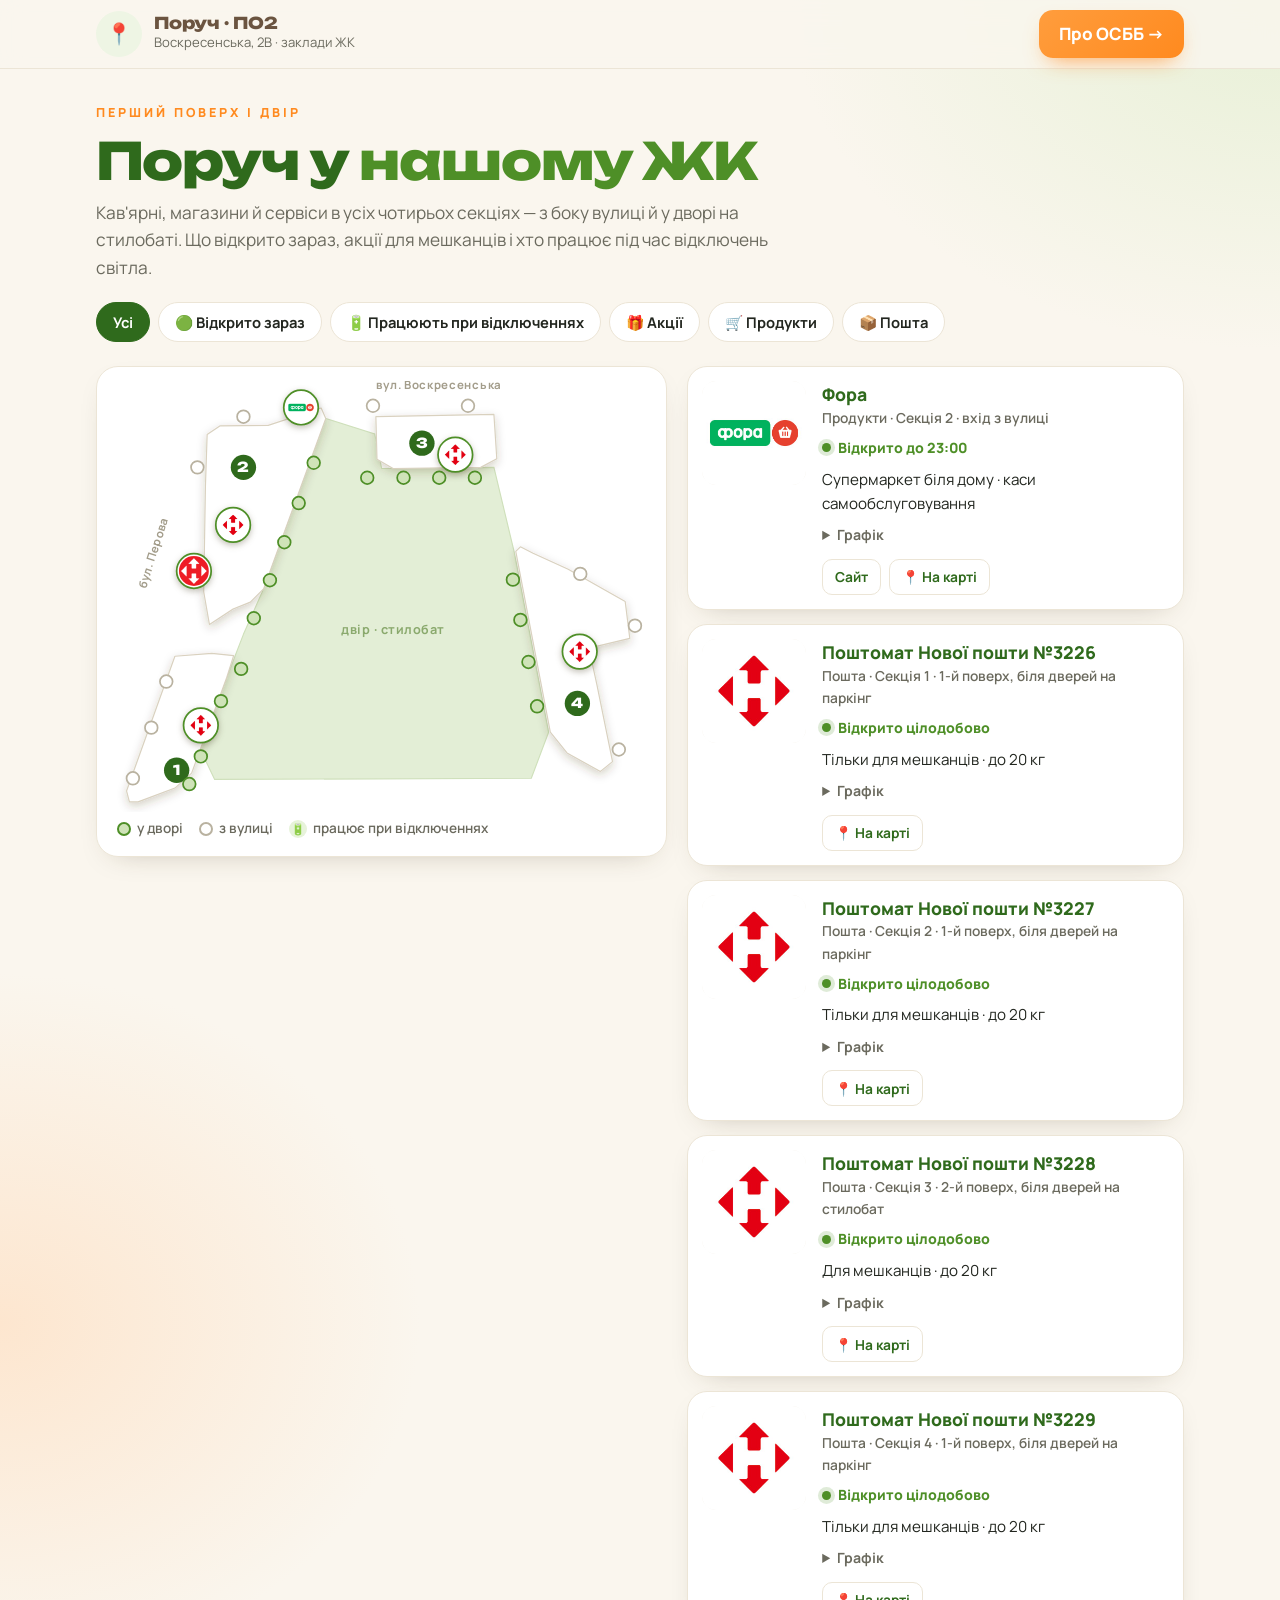
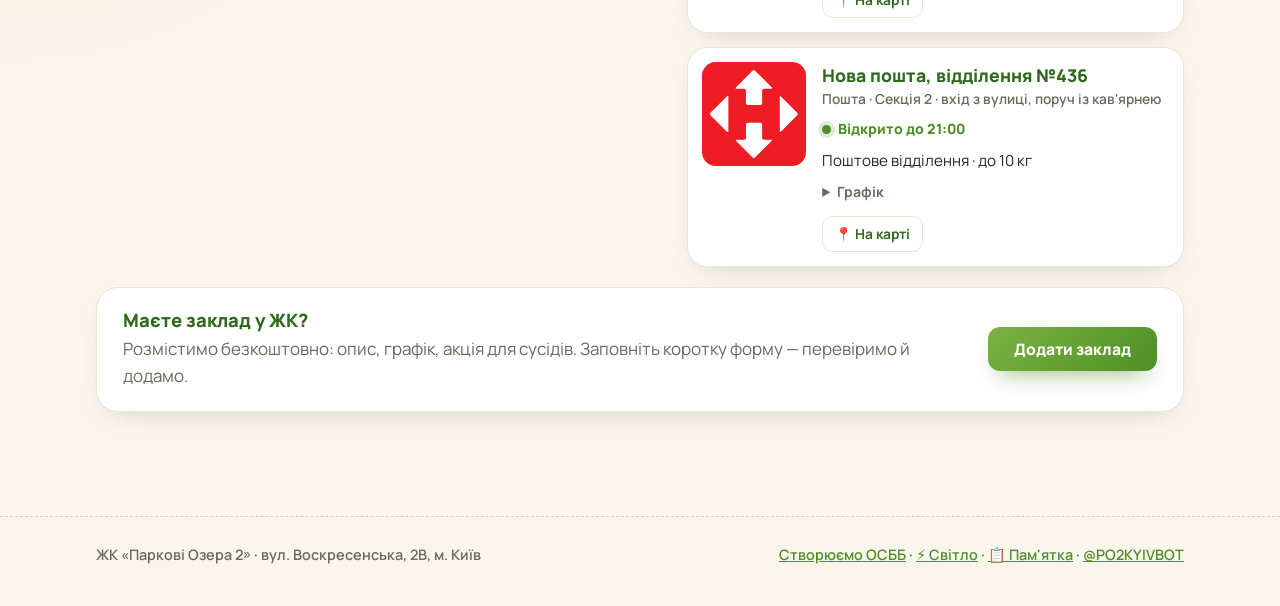
<file: poruch/index.html>
<!doctype html>
<html lang="uk">
<head>
  <meta charset="utf-8">
  <meta name="viewport" content="width=device-width, initial-scale=1">
  <title>Поруч — Паркові Озера 2</title>
  <meta name="description" content="Кав'ярні, магазини й сервіси на першому поверсі та у дворі ЖК «Паркові Озера 2»: години роботи, акції для мешканців, хто працює під час відключень світла.">
  <meta property="og:title" content="Поруч у «Паркових Озерах 2»">
  <meta property="og:description" content="Заклади нашого ЖК: що відкрито зараз, акції для мешканців і хто працює під час відключень світла.">
  <meta property="og:url" content="https://po2.kyiv.ua/poruch/">
  <meta property="og:type" content="website">
  <meta property="og:site_name" content="ОСББ «Паркові Озера 2»">
  <meta property="og:locale" content="uk_UA">
  <meta property="og:image" content="https://po2.kyiv.ua/img/og-poruch.png">
  <meta property="og:image:width" content="1200">
  <meta property="og:image:height" content="630">
  <meta property="og:image:alt" content="Карта ЖК «Паркові Озера 2» із закладами: що відкрито, акції, хто працює під час відключень світла">
  <meta name="twitter:card" content="summary_large_image">
  <link rel="canonical" href="https://po2.kyiv.ua/poruch/">
  <meta name="theme-color" content="#3d7a22">
  <link rel="icon" href="data:image/svg+xml,%3Csvg xmlns='http://www.w3.org/2000/svg' viewBox='0 0 32 32'%3E%3Ccircle cx='16' cy='16' r='16' fill='%234e8f27'/%3E%3Cpath d='M16 6a7 7 0 0 0-7 7c0 5 7 13 7 13s7-8 7-13a7 7 0 0 0-7-7zm0 9.5a2.5 2.5 0 1 1 0-5 2.5 2.5 0 0 1 0 5z' fill='%23fff'/%3E%3C/svg%3E">
  <link rel="preconnect" href="https://fonts.googleapis.com">
  <link href="https://fonts.googleapis.com/css2?family=Manrope:wght@400;500;600;700;800&family=Unbounded:wght@700;800&display=swap" rel="stylesheet">
  <link rel="stylesheet" href="../styles.css?v=20261128b">
  <link rel="stylesheet" href="poruch.css?v=20261128i">
</head>
<body>
  <header class="topbar">
    <div class="wrap topbar__in">
      <a class="brand" href="../">
        <span class="brand__logo pr-logo" aria-hidden="true">📍</span>
        <span><b>Поруч · ПО2</b><small>Воскресенська, 2В · заклади ЖК</small></span>
      </a>
      <a class="pill pill--orange" href="../">Про ОСББ →</a>
    </div>
  </header>

  <main class="wrap pr">
    <section class="pr-hero">
      <p class="eyebrow">Перший поверх і двір</p>
      <h1>Поруч у <span class="hl">нашому ЖК</span></h1>
      <p class="pr-lead">Кав'ярні, магазини й сервіси в усіх чотирьох секціях — з боку вулиці й у дворі на стилобаті. Що відкрито зараз, акції для мешканців і хто працює під час відключень світла.</p>
    </section>

    <div class="pr-power" id="power" hidden></div>

    <section class="pr-deals" id="deals" hidden>
      <h2>Для мешканців ПО2</h2>
      <div class="pr-deals__row" id="deals-row"></div>
    </section>

    <div class="pr-chips" id="chips" role="toolbar" aria-label="Фільтри"></div>

    <section class="pr-grid">
      <div class="card pr-map">
        <svg id="map" viewBox="70 0 940 750" role="img" aria-label="Схема ЖК: чотири секції, двір на стилобаті й заклади на першому поверсі"></svg>
        <div class="pr-map__legend"><span><i class="dot dot--yard"></i>у дворі</span><span><i class="dot dot--street"></i>з вулиці</span><span><i class="dot dot--bolt">🔋</i>працює при відключеннях</span></div>
      </div>
      <div class="pr-list" id="list"></div>
    </section>

    <section class="card pr-cta">
      <div>
        <h3>Маєте заклад у ЖК?</h3>
        <p>Розмістимо безкоштовно: опис, графік, акція для сусідів. Заповніть коротку форму — перевіримо й додамо.</p>
      </div>
      <button class="btn btn--green btn--sm" type="button" id="add-open">Додати заклад</button>
    </section>

    <dialog class="pr-dlg" id="add" aria-labelledby="add-title">
      <form id="add-form" novalidate>
        <header class="pr-dlg__head">
          <div><h3 id="add-title">Додати заклад</h3><p>Безкоштовно · з'явиться на сторінці й карті після перевірки</p></div>
          <button type="button" class="pr-dlg__x" id="add-close" aria-label="Закрити">✕</button>
        </header>
        <div class="pr-dlg__body">
          <section class="pr-fs">
            <h4>Про заклад</h4>
            <label class="pr-f">Назва *<input name="name" maxlength="80" required placeholder="напр., Кав'ярня «Ранок»"></label>
            <div class="pr-f2">
              <label class="pr-f">Категорія<select name="cat"><option>Кава</option><option>Їжа</option><option>Продукти</option><option>Краса</option><option>Здоровʼя</option><option>Діти</option><option>Спорт</option><option>Послуги</option><option>Тварини</option><option>Інше</option></select></label>
              <label class="pr-f">Години роботи<input name="hours" maxlength="120" placeholder="Пн-Пт 8:00-21:00; Сб-Нд 9:00-20:00"></label>
            </div>
            <label class="pr-f">Що пропонуєте *<input name="about" maxlength="200" required placeholder="напр., кава, випічка, сніданки"></label>
          </section>

          <section class="pr-fs">
            <h4>Де знайти</h4>
            <label class="pr-f">Приміщення<select name="unit" id="add-unit"></select></label>
            <div class="pr-f2" id="add-where" hidden>
              <label class="pr-f">Секція<select name="sec"><option value="">—</option><option>1</option><option>2</option><option>3</option><option>4</option></select></label>
              <label class="pr-f">Вхід<select name="side"><option value="Вулиця">з вулиці</option><option value="Двір">з двору</option></select></label>
            </div>
          </section>

          <section class="pr-fs">
            <h4>Контакти для клієнтів</h4>
            <div class="pr-f2">
              <label class="pr-f">Телефон<input name="phone" type="tel" inputmode="tel" maxlength="40" placeholder="+380"></label>
              <label class="pr-f">Instagram<input name="ig" maxlength="80" placeholder="@nickname"></label>
            </div>
            <label class="pr-f">Сайт<input name="site" maxlength="120" inputmode="url" placeholder="необов'язково"></label>
          </section>

          <section class="pr-fs">
            <h4>Для мешканців ПО2</h4>
            <label class="pr-toggle"><input type="checkbox" name="noPower"><span class="pr-toggle__ui" aria-hidden="true"></span>
              <span><b>🔋 Працюємо під час відключень світла</b><small>є генератор, EcoFlow чи інше резервне живлення — підкажемо сусідам</small></span></label>
            <div class="pr-f2 pr-f2--deal">
              <label class="pr-f">Акція<input name="deal" maxlength="120" placeholder="напр., −10% для мешканців ПО2"></label>
              <label class="pr-f">Діє до<input name="dealTill" type="date"></label>
            </div>
          </section>

          <section class="pr-fs pr-fs--private">
            <h4>🔒 Для зв'язку з вами <small>не публікується</small></h4>
            <div class="pr-f2">
              <label class="pr-f">Контакт *<input name="contact" maxlength="80" required placeholder="телефон або @telegram"></label>
              <label class="pr-f">Ваше ім'я<input name="who" maxlength="60" autocomplete="name"></label>
            </div>
          </section>
          <input class="pr-hp" name="website" tabindex="-1" autocomplete="off" aria-hidden="true">
        </div>
        <footer class="pr-dlg__foot">
          <p class="pr-dlg__msg" id="add-msg" role="status"></p>
          <button class="btn btn--green" type="submit" id="add-send">Надіслати заявку</button>
        </footer>
      </form>
    </dialog>

    <p class="pr-src" id="src"></p>
  </main>

  <footer class="footer">
    <div class="wrap footer__in">
      <span>ЖК «<span data-bind="complex"></span>» · <span data-bind="address"></span></span>
      <span><a href="../">Створюємо ОСББ</a> · <a href="../svitlo/">⚡ Світло</a> · <a href="../pamyatka/">📋 Пам'ятка</a> · <a data-href="botUrl" target="_blank" rel="noopener" data-bind="botName"></a></span>
    </div>
  </footer>

  <script src="../data.js?v=20261128a"></script>
  <script src="../power.js?v=20261128b"></script>
  <script src="poruch.js?v=20261128l"></script>
</body>
</html>
</file>
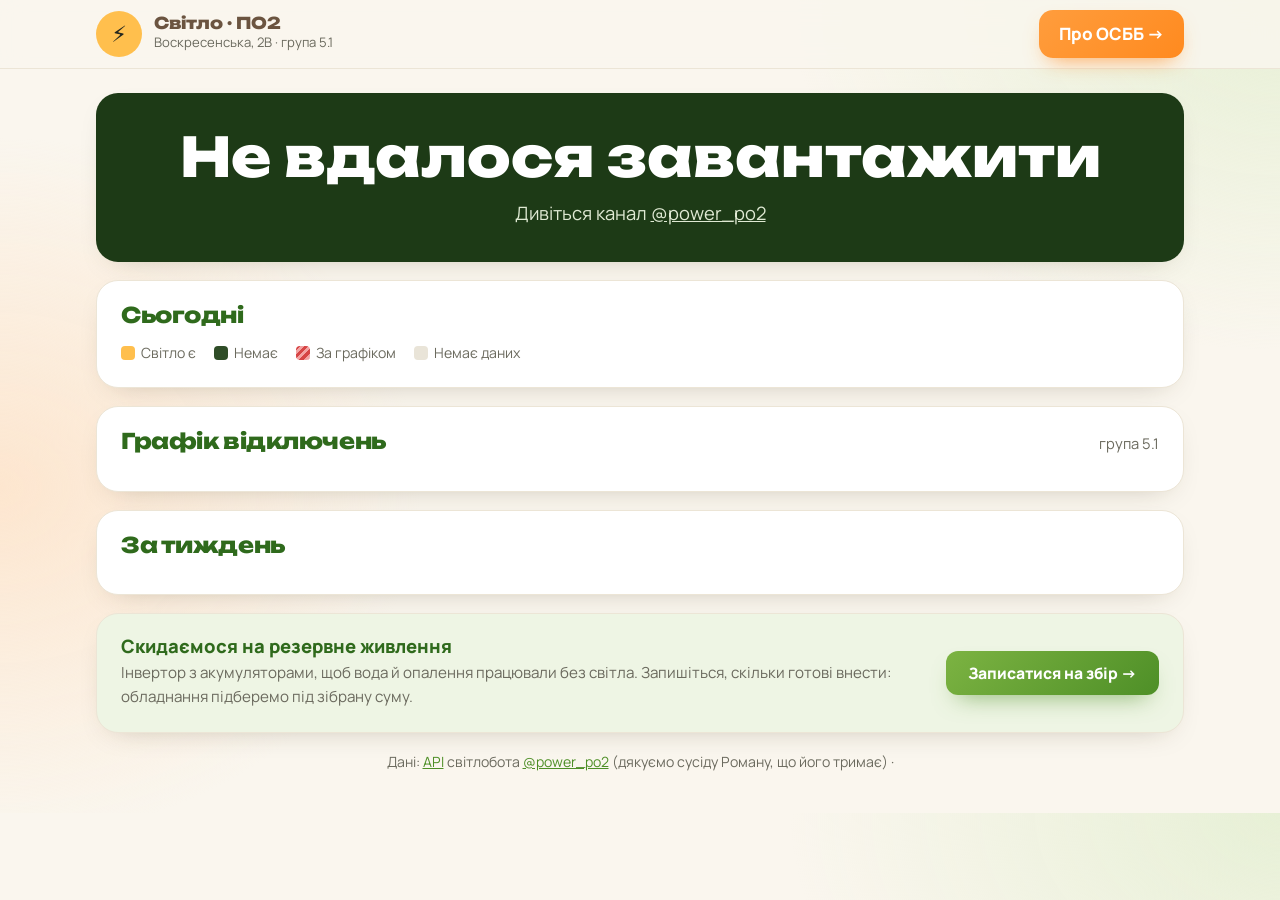
<file: svitlo/index.html>
<!doctype html>
<html lang="uk">
<head>
  <meta charset="utf-8">
  <meta name="viewport" content="width=device-width, initial-scale=1">
  <title>Світло — Паркові Озера 2</title>
  <meta name="description" content="Чи є зараз світло на Воскресенській, 2В: стан, історія відключень і графік. Дані світлобота @power_po2.">
  <meta property="og:title" content="Чи є світло в «Паркових Озерах 2»?">
  <meta property="og:description" content="Стан зараз, скільки триває, історія за тиждень і графік відключень.">
  <meta property="og:url" content="https://po2.kyiv.ua/svitlo/">
  <meta property="og:type" content="website">
  <meta property="og:site_name" content="ОСББ «Паркові Озера 2»">
  <meta property="og:locale" content="uk_UA">
  <meta property="og:image" content="https://po2.kyiv.ua/img/og-svitlo.png">
  <meta property="og:image:width" content="1200">
  <meta property="og:image:height" content="630">
  <meta property="og:image:alt" content="Чи є зараз світло на Воскресенській, 2В: стан, графік відключень, історія за тиждень">
  <meta name="twitter:card" content="summary_large_image">
  <link rel="canonical" href="https://po2.kyiv.ua/svitlo/">
  <meta name="theme-color" content="#3d7a22">
  <link rel="icon" href="data:image/svg+xml,%3Csvg xmlns='http://www.w3.org/2000/svg' viewBox='0 0 32 32'%3E%3Ccircle cx='16' cy='16' r='16' fill='%23ffbf4d'/%3E%3Cpath d='M18 5L9 18h6l-2 9 10-14h-6z' fill='%231d3a16'/%3E%3C/svg%3E">
  <link rel="preconnect" href="https://fonts.googleapis.com">
  <link href="https://fonts.googleapis.com/css2?family=Manrope:wght@400;500;600;700;800&family=Unbounded:wght@700;800&display=swap" rel="stylesheet">
  <link rel="stylesheet" href="../styles.css?v=20261128b">
  <link rel="stylesheet" href="svitlo.css?v=20261127a">
</head>
<body>
  <header class="topbar">
    <div class="wrap topbar__in">
      <a class="brand" href="../">
        <span class="brand__logo pw-logo" aria-hidden="true">⚡</span>
        <span><b>Світло · ПО2</b><small>Воскресенська, 2В · <span class="js-group">група 5.1</span></small></span>
      </a>
      <a class="pill pill--orange" href="../">Про ОСББ →</a>
    </div>
  </header>

  <main class="wrap pw">
    <section class="pw-now" id="now" data-state="loading">
      <p class="pw-now__label" id="now-label">Завантажуємо…</p>
      <p class="pw-now__since" id="now-since"></p>
      <p class="pw-now__plan" id="now-plan"></p>
    </section>

    <section class="card pw-card">
      <div class="pw-card__head"><h2>Сьогодні</h2><span class="pw-muted" id="today-total"></span></div>
      <div class="pw-day" id="today"></div>
      <div class="pw-legend">
        <span><i class="on"></i>Світло є</span><span><i class="off"></i>Немає</span><span class="lg-plan"><i class="plan"></i>За графіком</span><span class="lg-emerg" hidden><i class="emerg"></i>Екстрені</span><span><i class="na"></i>Немає даних</span>
      </div>
    </section>

    <section class="card pw-card">
      <div class="pw-card__head"><h2>Графік відключень</h2><span class="pw-muted js-group">група 5.1</span></div>
      <div class="pw-sched" id="sched"></div>
    </section>

    <section class="card pw-card">
      <div class="pw-card__head"><h2>За тиждень</h2><span class="pw-muted" id="week-total"></span></div>
      <div class="pw-week" id="week"></div>
    </section>

    <section class="pw-cta card">
      <div>
        <h3>Скидаємося на резервне живлення</h3>
        <p>Інвертор з акумуляторами, щоб вода й опалення працювали без світла. Запишіться, скільки готові внести: обладнання підберемо під зібрану суму.</p>
      </div>
      <a class="btn btn--green btn--sm" href="../zbir/">Записатися на збір →</a>
    </section>

    <p class="pw-src">Дані: <a href="https://light.rmn.pp.ua/api/docs" target="_blank" rel="noopener">API</a> світлобота <a href="https://t.me/power_po2" target="_blank" rel="noopener">@power_po2</a> (дякуємо сусіду Роману, що його тримає) · <span id="updated"></span></p>
  </main>

  <script src="../power.js?v=20261127a"></script>
  <script src="svitlo.js?v=20261127a"></script>
</body>
</html>
</file>
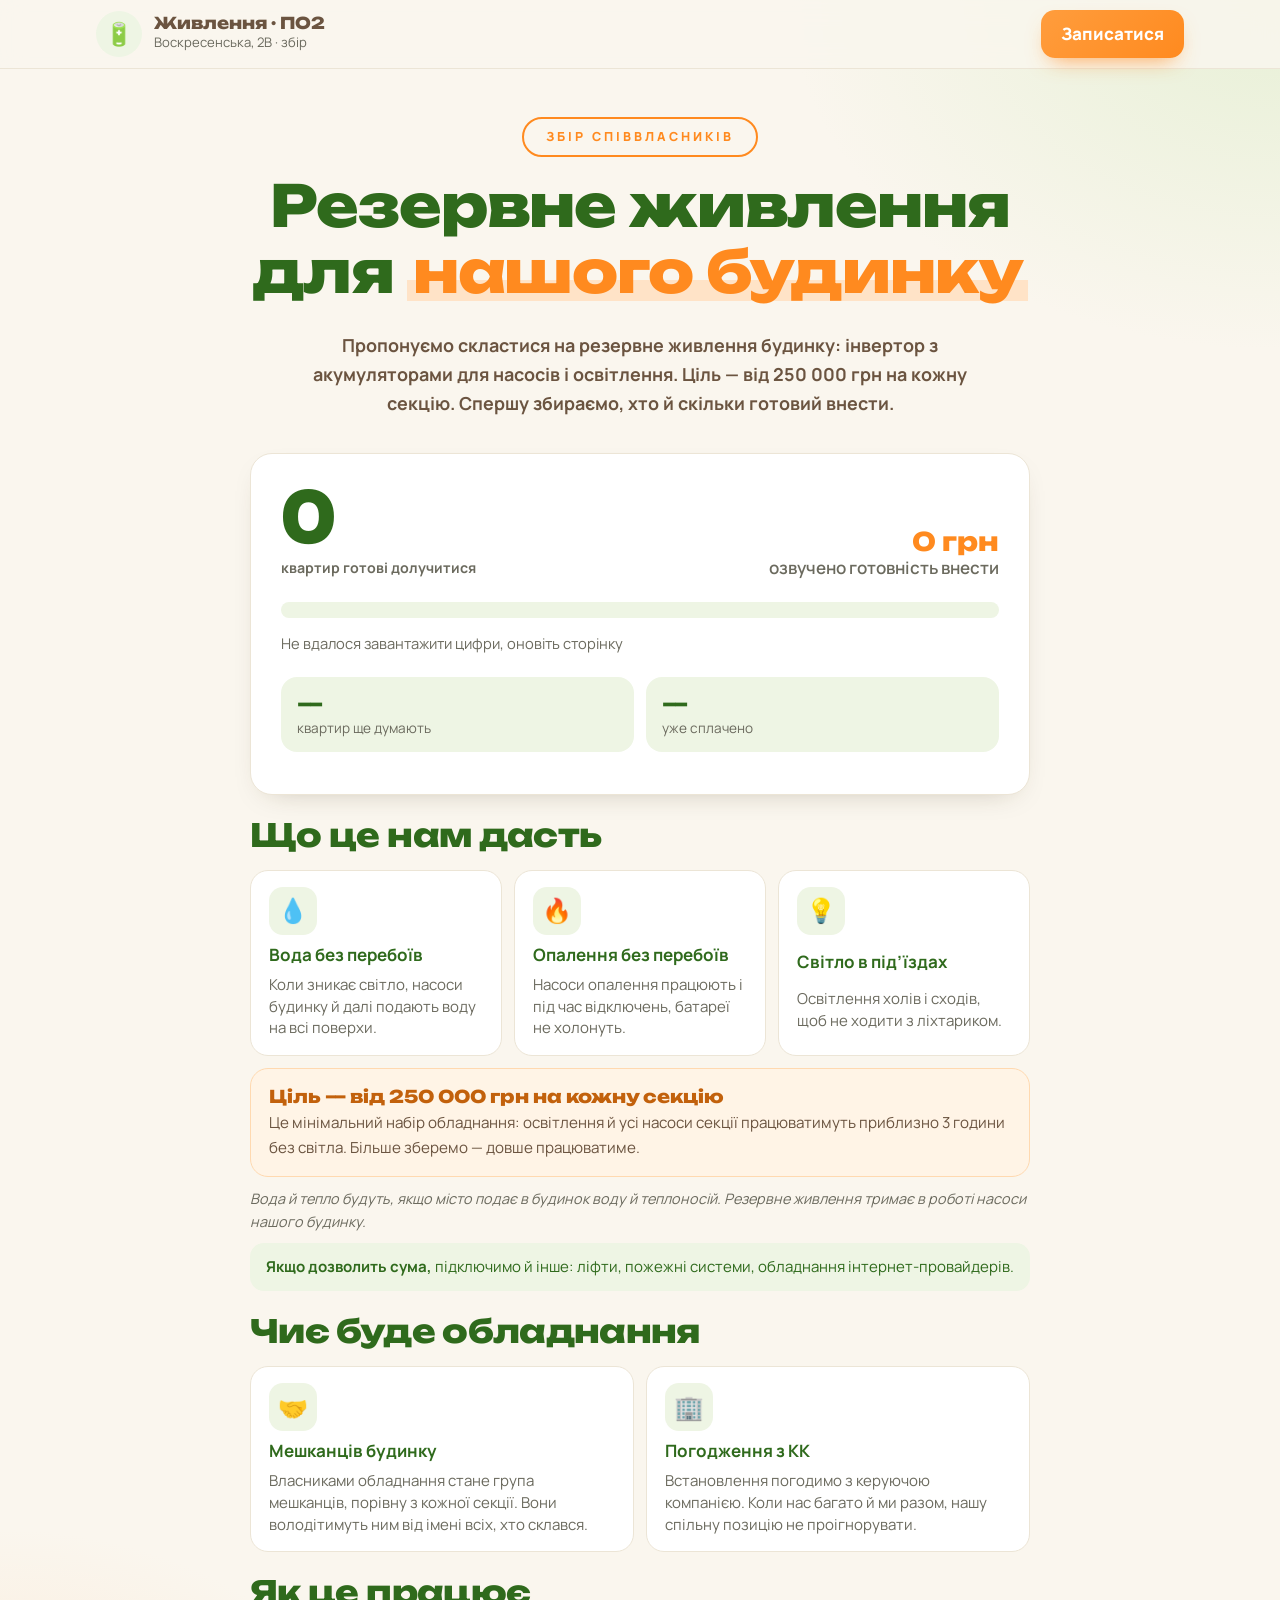
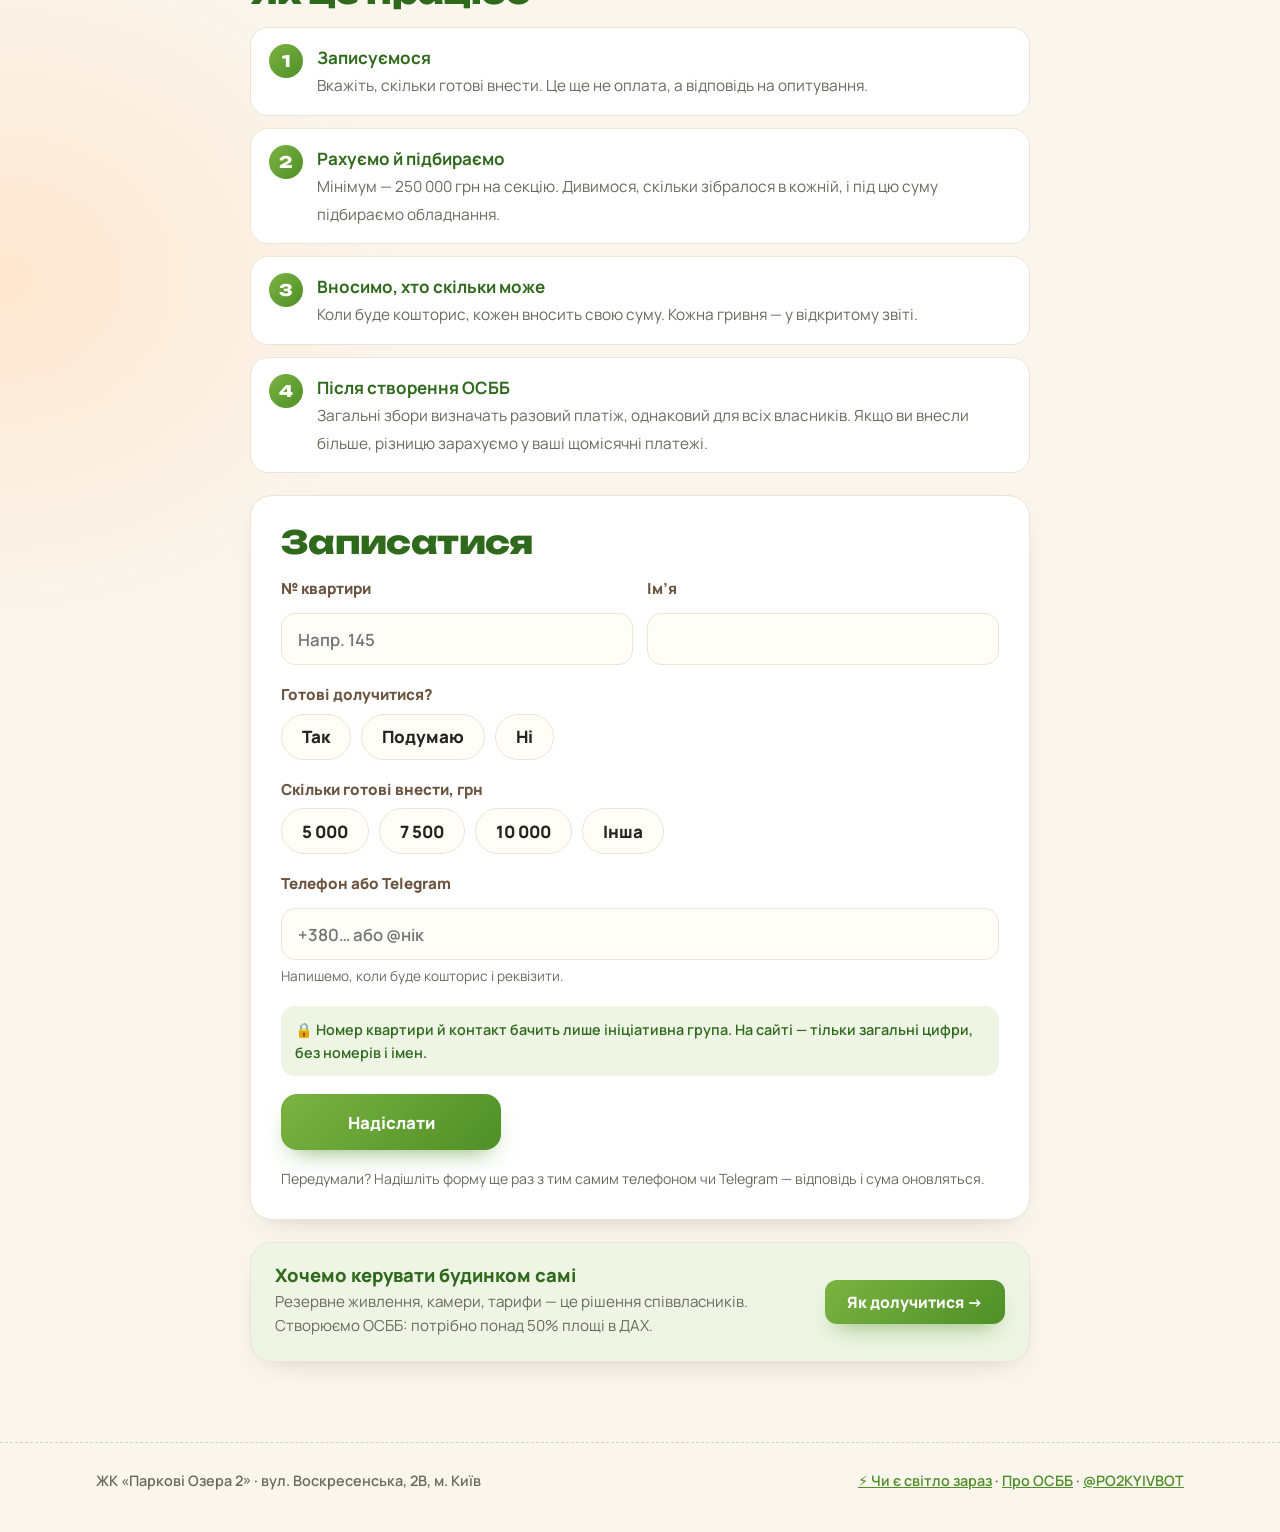
<file: zbir/index.html>
<!doctype html>
<html lang="uk">
<head>
  <meta charset="utf-8">
  <meta name="viewport" content="width=device-width, initial-scale=1">
  <title>Резервне живлення — Паркові Озера 2</title>
  <meta name="description" content="Скидаємося на резервне живлення будинку на Воскресенській, 2В: вода й опалення без перебоїв під час відключень світла. Запишіться, скільки готові внести.">
  <meta property="og:title" content="Резервне живлення для нашого будинку">
  <meta property="og:description" content="Вода й опалення без перебоїв, коли зникає світло. Запишіться, скільки готові внести, — обладнання підберемо під зібрану суму.">
  <meta property="og:url" content="https://po2.kyiv.ua/zbir/">
  <meta property="og:type" content="website">
  <meta property="og:site_name" content="ОСББ «Паркові Озера 2»">
  <meta property="og:locale" content="uk_UA">
  <meta property="og:image" content="https://po2.kyiv.ua/img/og-zbir.png">
  <meta property="og:image:width" content="1200">
  <meta property="og:image:height" content="630">
  <meta property="og:image:alt" content="Збір на резервне живлення будинку «Паркові Озера 2»">
  <meta name="twitter:card" content="summary_large_image">
  <link rel="canonical" href="https://po2.kyiv.ua/zbir/">
  <meta name="theme-color" content="#3d7a22">
  <link rel="icon" href="data:image/svg+xml,%3Csvg xmlns='http://www.w3.org/2000/svg' viewBox='0 0 32 32'%3E%3Ccircle cx='16' cy='16' r='16' fill='%234e8f27'/%3E%3Crect x='9' y='11' width='13' height='10' rx='2' fill='none' stroke='%23fff' stroke-width='2'/%3E%3Crect x='22' y='14' width='2' height='4' fill='%23fff'/%3E%3Crect x='11' y='13' width='6' height='6' fill='%23ffbf4d'/%3E%3C/svg%3E">
  <link rel="preconnect" href="https://fonts.googleapis.com">
  <link href="https://fonts.googleapis.com/css2?family=Manrope:wght@400;500;600;700;800&family=Unbounded:wght@700;800&display=swap" rel="stylesheet">
  <link rel="stylesheet" href="../styles.css?v=20261128b">
  <link rel="stylesheet" href="zbir.css?v=20261108a">
</head>
<body>
  <header class="topbar">
    <div class="wrap topbar__in">
      <a class="brand" href="../">
        <span class="brand__logo zb-logo" aria-hidden="true">🔋</span>
        <span><b>Живлення · ПО2</b><small>Воскресенська, 2В · збір</small></span>
      </a>
      <a class="pill pill--orange" href="#form">Записатися</a>
    </div>
  </header>

  <main class="wrap zb">
    <section class="zb-hero">
      <p class="eyebrow">Збір співвласників</p>
      <h1>Резервне живлення <span>для <mark>нашого будинку</mark></span></h1>
      <p class="lead">Пропонуємо скластися на резервне живлення будинку: інвертор з акумуляторами для насосів і освітлення. Ціль — від 250 000 грн на кожну секцію. Спершу збираємо, хто й скільки готовий внести.</p>
    </section>

    <section class="card zb-count" id="count" data-state="loading">
      <div class="zb-count__top">
        <div><span class="zb-big" id="c-yes">…</span><small>квартир готові долучитися</small></div>
        <div class="zb-count__side"><b id="c-pledged">…</b><br>озвучено готовність внести</div>
      </div>
      <div class="bar" role="progressbar" aria-label="Скільки озвучено від мінімальної цілі" id="bar"><div class="bar__fill" id="bar-fill"></div></div>
      <div class="counter__meta"><span id="c-meta"></span><span id="c-updated"></span></div>
      <div class="zb-stats">
        <div><b id="c-maybe">—</b><span>квартир ще думають</span></div>
        <div><b id="c-paid">—</b><span>уже сплачено</span></div>
      </div>
      <div class="zb-sections" id="sections"></div>
      <div class="zb-cloud" id="cloud" hidden>
        <h3>Скільки вже заявили</h3>
        <div class="zb-cloud__list" id="cloud-list"></div>
        <p>Сума й скільки квартир її вказали, без номерів квартир.</p>
      </div>
      <div class="zb-recent" id="recent" hidden>
        <h3>Останні заявки</h3>
        <table><thead><tr><th>Дата</th><th>Секція</th><th>Сума</th></tr></thead><tbody id="recent-list"></tbody></table>
      </div>
    </section>

    <section class="zb-why">
      <h2>Що це нам дасть</h2>
      <div class="zb-why__grid">
        <div class="zb-why__item"><i>💧</i><b>Вода без перебоїв</b><span>Коли зникає світло, насоси будинку й далі подають воду на всі поверхи.</span></div>
        <div class="zb-why__item"><i>🔥</i><b>Опалення без перебоїв</b><span>Насоси опалення працюють і під час відключень, батареї не холонуть.</span></div>
        <div class="zb-why__item"><i>💡</i><b>Світло в під’їздах</b><span>Освітлення холів і сходів, щоб не ходити з ліхтариком.</span></div>
      </div>
      <div class="zb-goal">
        <b>Ціль — від 250 000 грн на кожну секцію</b>
        <span>Це мінімальний набір обладнання: освітлення й усі насоси секції працюватимуть приблизно 3 години без світла. Більше зберемо — довше працюватиме.</span>
      </div>
      <p class="zb-why__note">Вода й тепло будуть, якщо місто подає в будинок воду й теплоносій. Резервне живлення тримає в роботі насоси нашого будинку.</p>
      <p class="zb-why__more"><b>Якщо дозволить сума,</b> підключимо й інше: ліфти, пожежні системи, обладнання інтернет-провайдерів.</p>
    </section>

    <section class="zb-own">
      <h2>Чиє буде обладнання</h2>
      <div class="zb-why__grid zb-why__grid--2">
        <div class="zb-why__item"><i>🤝</i><b>Мешканців будинку</b><span>Власниками обладнання стане група мешканців, порівну з кожної секції. Вони володітимуть ним від імені всіх, хто склався.</span></div>
        <div class="zb-why__item"><i>🏢</i><b>Погодження з КК</b><span>Встановлення погодимо з керуючою компанією. Коли нас багато й ми разом, нашу спільну позицію не проігнорувати.</span></div>
      </div>
    </section>

    <section class="zb-how">
      <h2>Як це працює</h2>
      <ol class="zb-steps">
        <li><b>Записуємося</b><span>Вкажіть, скільки готові внести. Це ще не оплата, а відповідь на опитування.</span></li>
        <li><b>Рахуємо й підбираємо</b><span>Мінімум — 250 000 грн на секцію. Дивимося, скільки зібралося в кожній, і під цю суму підбираємо обладнання.</span></li>
        <li><b>Вносимо, хто скільки може</b><span>Коли буде кошторис, кожен вносить свою суму. Кожна гривня — у відкритому звіті.</span></li>
        <li><b>Після створення ОСББ</b><span>Загальні збори визначать разовий платіж, однаковий для всіх власників. Якщо ви внесли більше, різницю зарахуємо у ваші щомісячні платежі.</span></li>
      </ol>
    </section>

    <section class="card zb-form" id="form">
      <h2>Записатися</h2>
      <form id="zform" novalidate>
        <div class="zb-row">
          <label class="zb-field"><span>№ квартири</span><input name="apt" inputmode="numeric" autocomplete="off" placeholder="Напр. 145" required></label>
          <label class="zb-field"><span>Ім’я</span><input name="name" autocomplete="given-name" maxlength="60" required></label>
        </div>

        <fieldset class="zb-field">
          <legend>Готові долучитися?</legend>
          <div class="zb-chips" data-name="answer">
            <label><input type="radio" name="answer" value="Так" required><span>Так</span></label>
            <label><input type="radio" name="answer" value="Подумаю"><span>Подумаю</span></label>
            <label><input type="radio" name="answer" value="Ні"><span>Ні</span></label>
          </div>
        </fieldset>

        <fieldset class="zb-field" id="amount-box">
          <legend>Скільки готові внести, грн</legend>
          <div class="zb-chips" data-name="preset">
            <label><input type="radio" name="preset" value="5000"><span>5 000</span></label>
            <label><input type="radio" name="preset" value="7500"><span>7 500</span></label>
            <label><input type="radio" name="preset" value="10000"><span>10 000</span></label>
            <label><input type="radio" name="preset" value="other"><span>Інша</span></label>
          </div>
          <input name="amount" id="amount" inputmode="numeric" placeholder="Напр. 20000" hidden>
        </fieldset>

        <label class="zb-field" id="contact-box"><span>Телефон або Telegram</span><input name="contact" autocomplete="tel" maxlength="60" placeholder="+380… або @нік"><small>Напишемо, коли буде кошторис і реквізити.</small></label>

        <input class="zb-hp" name="website" tabindex="-1" autocomplete="off" aria-hidden="true">

        <p class="zb-privacy">🔒 Номер квартири й контакт бачить лише ініціативна група. На сайті — тільки загальні цифри, без номерів і імен.</p>
        <button class="btn btn--green" type="submit" id="submit">Надіслати</button>
        <p class="zb-msg" id="msg" role="status" aria-live="polite"></p>
        <p class="zb-note">Передумали? Надішліть форму ще раз з тим самим телефоном чи Telegram — відповідь і сума оновляться.</p>
      </form>
    </section>

    <section class="card zb-cta">
      <div>
        <h3>Хочемо керувати будинком самі</h3>
        <p>Резервне живлення, камери, тарифи — це рішення співвласників. Створюємо ОСББ: потрібно понад 50% площі в ДАХ.</p>
      </div>
      <a class="btn btn--green btn--sm" href="../">Як долучитися →</a>
    </section>
  </main>

  <footer class="footer">
    <div class="wrap footer__in">
      <span>ЖК «Паркові Озера 2» · вул. Воскресенська, 2В, м. Київ</span>
      <span><a href="../svitlo/">⚡ Чи є світло зараз</a> · <a href="../">Про ОСББ</a> · <a data-href="botUrl" target="_blank" rel="noopener" data-bind="botName"></a></span>
    </div>
  </footer>

  <div class="zb-modal" id="done" hidden role="dialog" aria-modal="true" aria-labelledby="done-title">
    <div class="zb-modal__box">
      <div class="zb-modal__check" id="done-icon" aria-hidden="true"><svg viewBox="0 0 52 52"><circle cx="26" cy="26" r="24"/><path d="M15 27l7 7 15-16"/></svg></div>
      <h2 id="done-title">Заявку прийнято!</h2>
      <p id="done-text"></p>
      <div class="zb-modal__btns">
        <button class="btn btn--green" type="button" id="done-share">Поділитися з сусідами</button>
        <button class="btn zb-modal__close" type="button" id="done-close">Готово</button>
      </div>
    </div>
  </div>

  <script src="../data.js?v=20261128a"></script>
  <script src="zbir.js?v=20261108a"></script>
</body>
</html>
</file>
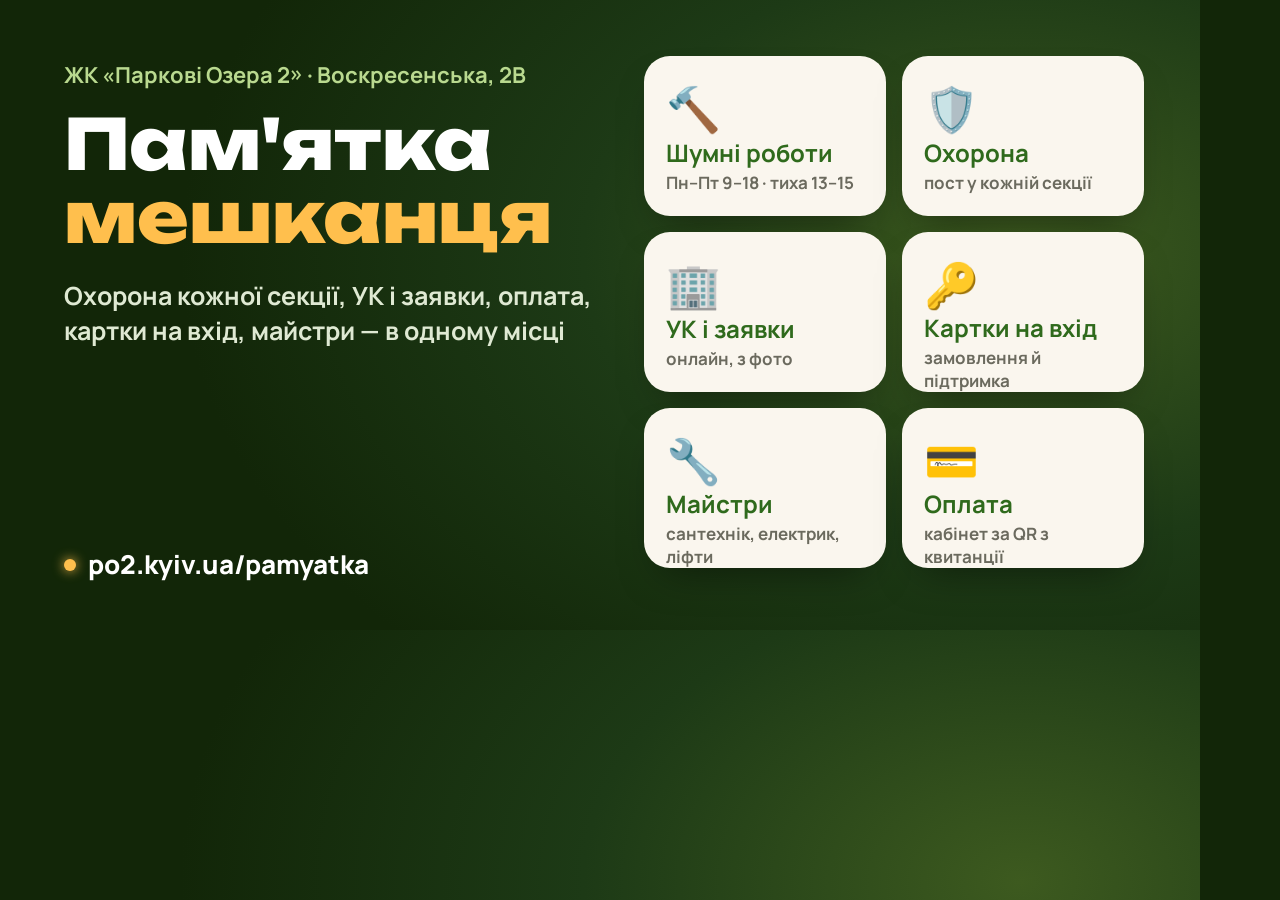
<file: tools/og-pamyatka.html>
<!doctype html>
<!-- Прев'ю сторінки /pamyatka/ (1200×630). Знімок робить tools/build_og.js → img/og-pamyatka.png (статичне). Без телефонів. -->
<html lang="uk">
<head>
<meta charset="utf-8">
<link href="https://fonts.googleapis.com/css2?family=Manrope:wght@500;700;800&family=Unbounded:wght@700;800&display=swap" rel="stylesheet">
<style>
  * { box-sizing: border-box; margin: 0; }
  html, body { width: 1200px; height: 630px; overflow: hidden; }
  body { font-family: Manrope, system-ui, sans-serif; color: #fff; position: relative;
    background: radial-gradient(70% 90% at 85% 40%, #3d5a1f 0%, #1d3a16 52%, #122608 100%); }
  .txt { position: absolute; left: 64px; top: 60px; width: 560px; }
  .eyebrow { font-weight: 700; font-size: 22px; color: #b9d98f; }
  h1 { font-family: Unbounded, sans-serif; font-weight: 800; font-size: 70px; line-height: 1.04; margin-top: 18px; }
  h1 span { color: #ffbf4d; }
  p.sub { margin-top: 24px; font-size: 25px; font-weight: 700; color: #dfe9d3; line-height: 1.4; }
  .url { position: absolute; left: 64px; bottom: 48px; font-weight: 800; font-size: 26px; }
  .url::before { content: ""; display: inline-block; width: 12px; height: 12px; border-radius: 50%; background: #ffbf4d; margin-right: 12px; vertical-align: 3px; box-shadow: 0 0 12px #ffbf4d; }
  .grid { position: absolute; right: 56px; top: 56px; width: 500px; display: grid; grid-template-columns: 1fr 1fr; gap: 16px; }
  .t { height: 160px; border-radius: 26px; background: #faf6ee; color: #2f6a1c; padding: 22px; display: grid; align-content: space-between; box-shadow: 0 20px 40px -20px rgba(0,0,0,.5); }
  .t i { font-style: normal; font-size: 44px; }
  .t b { font-size: 24px; line-height: 1.15; }
  .t small { display: block; font-size: 17px; color: #6b6a5e; font-weight: 700; margin-top: 4px; }
</style>
</head>
<body>
  <div class="txt">
    <div class="eyebrow">ЖК «Паркові Озера 2» · Воскресенська, 2В</div>
    <h1>Пам'ятка<br><span>мешканця</span></h1>
    <p class="sub">Охорона кожної секції, УК і заявки, оплата, картки на вхід, майстри — в одному місці</p>
  </div>
  <div class="url">po2.kyiv.ua/pamyatka</div>
  <div class="grid">
    <div class="t"><i>🔨</i><div><b>Шумні роботи</b><small>Пн–Пт 9–18 · тиха 13–15</small></div></div>
    <div class="t"><i>🛡️</i><div><b>Охорона</b><small>пост у кожній секції</small></div></div>
    <div class="t"><i>🏢</i><div><b>УК і заявки</b><small>онлайн, з фото</small></div></div>
    <div class="t"><i>🔑</i><div><b>Картки на вхід</b><small>замовлення й підтримка</small></div></div>
    <div class="t"><i>🔧</i><div><b>Майстри</b><small>сантехнік, електрик, ліфти</small></div></div>
    <div class="t"><i>💳</i><div><b>Оплата</b><small>кабінет за QR з квитанції</small></div></div>
  </div>
</body>
</html>
</file>
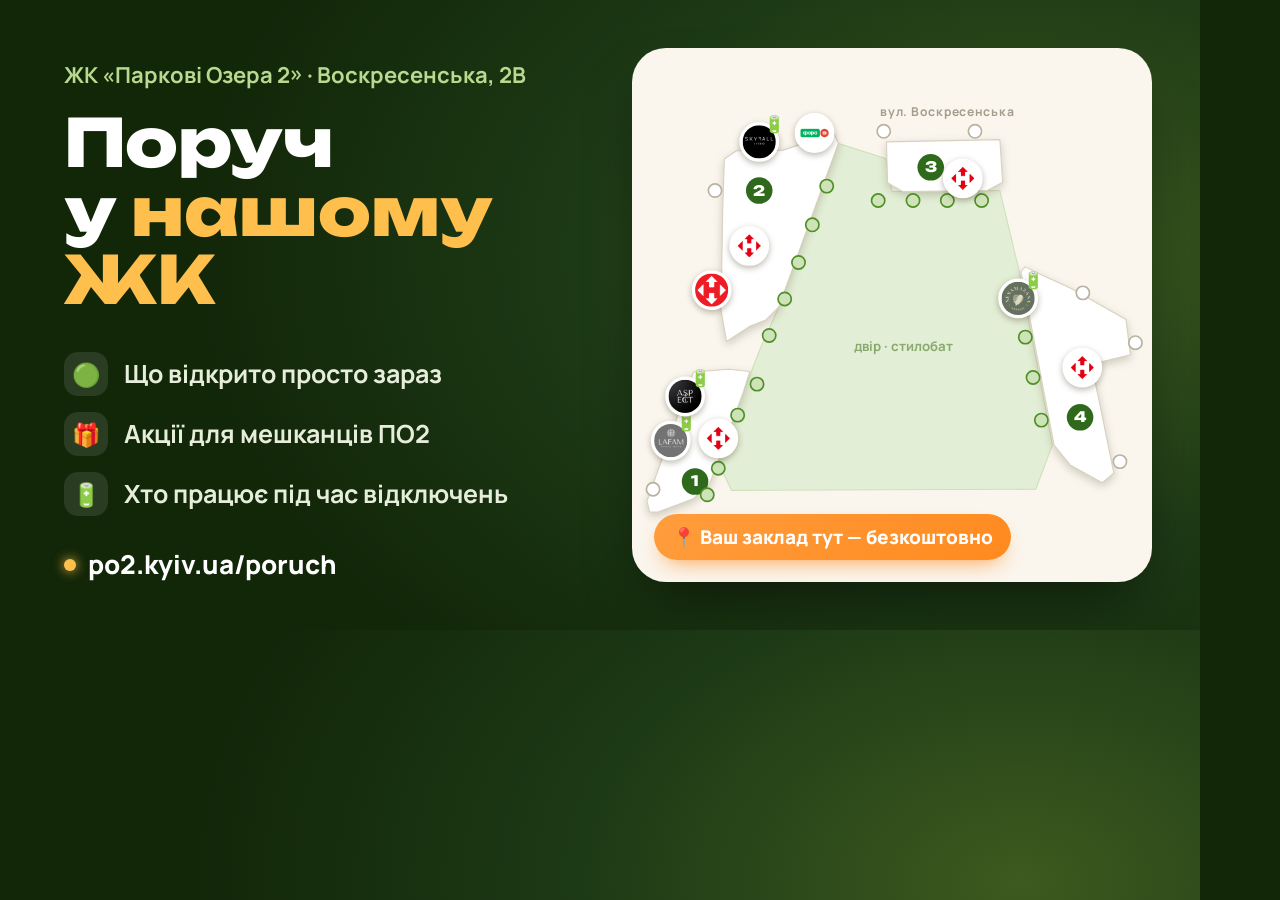
<file: tools/og-poruch.html>
<!doctype html>
<!-- Прев'ю сторінки /poruch/ (1200×630). Знімок робить tools/build_og.js → img/og-poruch.png
     Статичне: карта ЖК з контурами секцій (як у poruch.js) і логотипи закладів з img/poruch (оновлювати при новому закладі). -->
<html lang="uk">
<head>
<meta charset="utf-8">
<link href="https://fonts.googleapis.com/css2?family=Manrope:wght@500;700;800&family=Unbounded:wght@700;800&display=swap" rel="stylesheet">
<style>
  * { box-sizing: border-box; margin: 0; }
  html, body { width: 1200px; height: 630px; overflow: hidden; }
  body { font-family: Manrope, system-ui, sans-serif; color: #fff; position: relative;
    background: radial-gradient(70% 90% at 85% 40%, #3d5a1f 0%, #1d3a16 52%, #122608 100%); }
  .txt { position: absolute; left: 64px; top: 60px; width: 560px; }
  .eyebrow { font-weight: 700; font-size: 22px; color: #b9d98f; }
  h1 { font-family: Unbounded, sans-serif; font-weight: 800; font-size: 66px; line-height: 1.04; margin-top: 18px; }
  h1 span { color: #ffbf4d; }
  ul { list-style: none; padding: 0; margin-top: 38px; display: grid; gap: 16px; }
  li { display: flex; align-items: center; gap: 16px; font-size: 25px; font-weight: 700; color: #e6eedb; }
  li i { flex: 0 0 44px; height: 44px; border-radius: 14px; display: grid; place-items: center; font-style: normal; font-size: 23px; background: rgba(255, 255, 255, .1); }
  .url { position: absolute; left: 64px; bottom: 48px; font-weight: 800; font-size: 26px; }
  .url::before { content: ""; display: inline-block; width: 12px; height: 12px; border-radius: 50%; background: #ffbf4d; margin-right: 12px; vertical-align: 3px; box-shadow: 0 0 12px #ffbf4d; }

  .map { position: absolute; right: 48px; top: 48px; width: 520px; height: 534px; border-radius: 34px; background: #faf6ee;
    box-shadow: 0 30px 60px -20px rgba(0, 0, 0, .55); overflow: hidden; }
  .map svg { width: 100%; height: 100%; display: block; }
  .yard { fill: #e3eed6; stroke: #cfe0bb; stroke-width: 2; }
  .bld { fill: #fff; stroke: #d9d1bf; stroke-width: 2; stroke-linejoin: round; }
  .badge circle { fill: #2f6a1c; } .badge text { fill: #fff; font: 800 26px Unbounded, sans-serif; text-anchor: middle; }
  .u--yard { fill: #cfe3b8; stroke: #4e8f27; stroke-width: 3; } .u--street { fill: #fff; stroke: #b9b2a0; stroke-width: 3; }
  .pin circle { fill: #fff; stroke: #fff; stroke-width: 4; filter: drop-shadow(0 4px 6px rgba(60,50,20,.35)); } .pin text { font-size: 30px; text-anchor: middle; }
  .bolt { font-size: 22px; text-anchor: middle; }
  .street { font: 700 22px Manrope, sans-serif; fill: #a39d8b; text-anchor: middle; letter-spacing: .06em; }
  .yard__t { font: 700 24px Manrope, sans-serif; fill: #8aa96d; text-anchor: middle; }
  .tag { position: absolute; left: 22px; bottom: 22px; display: inline-flex; align-items: center; gap: 10px; height: 46px; padding: 0 18px;
    border-radius: 99px; background: linear-gradient(135deg, #ff9d3d, #ff8a1f); font-weight: 800; font-size: 19px; box-shadow: 0 10px 22px -10px rgba(255, 138, 31, .9); }
</style>
</head>
<body>
  <div class="txt">
    <div class="eyebrow">ЖК «Паркові Озера 2» · Воскресенська, 2В</div>
    <h1>Поруч<br>у <span>нашому ЖК</span></h1>
    <ul>
      <li><i>🟢</i>Що відкрито просто зараз</li>
      <li><i>🎁</i>Акції для мешканців ПО2</li>
      <li><i>🔋</i>Хто працює під час відключень</li>
    </ul>
  </div>
  <div class="url">po2.kyiv.ua/poruch</div>

  <div class="map">
    <svg viewBox="70 0 940 750" id="map"></svg>
    <div class="tag">📍 Ваш заклад тут — безкоштовно</div>
  </div>
<script>
  // Ті самі контури й приміщення, що й на сторінці (poruch/poruch.js)
  const SH = ["102,731 97,712 181,478 245,473 283,477 271,515 225,640 210,681 181,707 117,731",
    "237,93 259,78 343,77 435,47 443,65 335,361 312,384 282,396 241,423 231,366 234,183",
    "530,62 735,58 740,135 712,150 560,152 532,136",
    "781,288 803,299 864,327 963,383 971,447 900,464 914,528 941,661 920,678 862,646 833,610 773,296"];
  const YARD = "300,440 335,361 443,65 528,92 540,152 735,150 770,296 830,610 800,690 250,692 225,640 271,515";
  const U = [[108,690,0],[140,602,0],[166,522,0],[206,700,1],[226,652,1],[243,604,1],[261,556,1],[296,500,1],[214,330,0],[220,150,0],[300,62,0],[400,46,0],
    [318,412,1],[346,346,1],[371,280,1],[396,212,1],[422,142,1],[525,43,0],[690,43,0],[515,168,1],[578,168,1],[640,168,1],[702,168,1],
    [885,335,0],[980,425,0],[952,640,0],[768,345,1],[781,415,1],[795,488,1],[810,565,1]];
  // Справжні заклади й сервіси з poruch.js: [x, y, логотип, працює при відключеннях]
  const PINS = [[140,602,"lafam_kyiv",1],[166,522,"coffee.aspect",1],[300,62,"skyfall.beauty.studio",1],[400,46,"fora",0],[768,345,"nenamazana_",1],
    [214,330,"np-branch",0],[226,598,"np-locker",0],[282,250,"np-locker",0],[668,128,"np-locker",0],[884,470,"np-locker",0]];
  const used = new Set(PINS.map(([x, y]) => x + "," + y));
  document.getElementById("map").innerHTML = `
    <polygon class="yard" points="${YARD}"/><text class="yard__t" x="560" y="440">двір · стилобат</text>
    <g style="filter: drop-shadow(0 6px 8px rgba(60,50,20,.22))">${SH.map((p) => `<polygon class="bld" points="${p}"/>`).join("")}</g>
    ${[[1,184,676],[2,300,150],[3,610,108],[4,880,560]].map(([n,x,y]) => `<g class="badge" transform="translate(${x} ${y})"><circle r="24"/><text dy="9">${n}</text></g>`).join("")}
    <text class="street" x="640" y="16">вул. Воскресенська</text>
    ${U.filter(([x, y]) => !used.has(x + "," + y)).map(([x, y, yd]) => `<circle class="${yd ? "u--yard" : "u--street"}" cx="${x}" cy="${y}" r="12"/>`).join("")}
    <defs><clipPath id="c"><circle r="30"/></clipPath></defs>
    ${PINS.map(([x, y, f, b]) => `<g class="pin" transform="translate(${x} ${y})"><circle r="34"/><image href="../img/poruch/${f}.jpg" x="-30" y="-30" width="60" height="60" clip-path="url(#c)" preserveAspectRatio="xMidYMid slice"/>${b ? '<text class="bolt" x="28" y="-22">🔋</text>' : ""}</g>`).join("")}`;
</script>
</body>
</html>
</file>
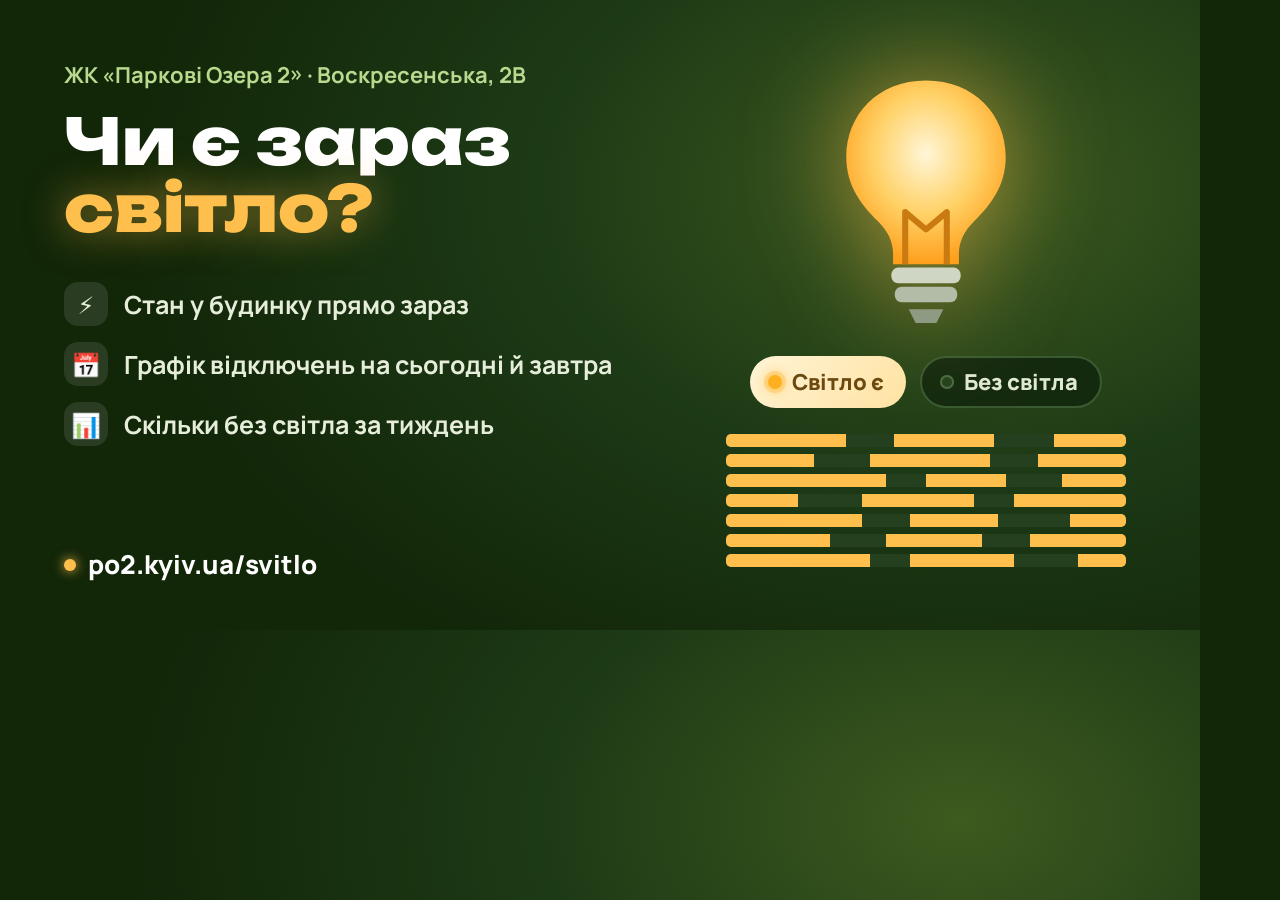
<file: tools/og-svitlo.html>
<!doctype html>
<!-- Прев'ю сторінки /svitlo/ (1200×630). Знімок робить tools/build_og.js → img/og-svitlo.png
     Статичне: Telegram кешує прев'ю надовго, тож «живий» стан тут був би неправдою. -->
<html lang="uk">
<head>
<meta charset="utf-8">
<link href="https://fonts.googleapis.com/css2?family=Manrope:wght@500;700;800&family=Unbounded:wght@700;800&display=swap" rel="stylesheet">
<style>
  * { box-sizing: border-box; margin: 0; }
  html, body { width: 1200px; height: 630px; overflow: hidden; }
  body {
    font-family: Manrope, system-ui, sans-serif; color: #fff; position: relative;
    background: radial-gradient(70% 90% at 80% 30%, #3d5a1f 0%, #1d3a16 50%, #122608 100%);
  }
  .txt { position: absolute; left: 64px; top: 60px; width: 620px; }
  .eyebrow { font-weight: 700; font-size: 22px; color: #b9d98f; }
  h1 { font-family: Unbounded, sans-serif; font-weight: 800; font-size: 64px; line-height: 1.05; margin-top: 18px; }
  h1 span { color: #ffbf4d; text-shadow: 0 0 40px rgba(255, 191, 77, .55); }
  ul { list-style: none; padding: 0; margin-top: 40px; display: grid; gap: 16px; }
  li { display: flex; align-items: center; gap: 16px; font-size: 25px; font-weight: 700; color: #e6eedb; }
  li i { flex: 0 0 44px; height: 44px; border-radius: 14px; display: grid; place-items: center; font-style: normal; font-size: 24px; background: rgba(255, 255, 255, .1); }
  .url { position: absolute; left: 64px; bottom: 48px; font-weight: 800; font-size: 26px; }
  .url::before { content: ""; display: inline-block; width: 12px; height: 12px; border-radius: 50%; background: #ffbf4d; margin-right: 12px; vertical-align: 3px; box-shadow: 0 0 12px #ffbf4d; }

  .art { position: absolute; right: 64px; top: 70px; width: 420px; display: grid; justify-items: center; gap: 26px; }
  .bulb { width: 210px; height: 260px; filter: drop-shadow(0 0 50px rgba(255, 191, 77, .6)); }
  .pills { display: flex; gap: 14px; }
  .pill { display: inline-flex; align-items: center; gap: 10px; height: 52px; padding: 0 22px 0 18px; border-radius: 99px; font-weight: 800; font-size: 22px; }
  .pill i { width: 14px; height: 14px; border-radius: 50%; }
  .on { background: linear-gradient(135deg, #fff4d6, #ffe3a3); color: #6b4a10; }
  .on i { background: #ffb020; box-shadow: 0 0 0 4px rgba(255, 176, 32, .3), 0 0 14px #ffb020; }
  .off { background: #142a0f; color: #dfe9d3; border: 2px solid #3a5a31; }
  .off i { background: #24401e; box-shadow: inset 0 0 0 2px #4a6b40; }
  .week { width: 400px; display: grid; gap: 7px; }
  .row { height: 13px; border-radius: 5px; overflow: hidden; display: flex; background: #2f4d27; }
  .row b { background: #ffbf4d; }
  .row s { background: #24401e; text-decoration: none; }
</style>
</head>
<body>
  <div class="txt">
    <div class="eyebrow">ЖК «Паркові Озера 2» · Воскресенська, 2В</div>
    <h1>Чи є зараз<br><span>світло?</span></h1>
    <ul>
      <li><i>⚡</i>Стан у будинку прямо зараз</li>
      <li><i>📅</i>Графік відключень на сьогодні й завтра</li>
      <li><i>📊</i>Скільки без світла за тиждень</li>
    </ul>
  </div>
  <div class="url">po2.kyiv.ua/svitlo</div>

  <div class="art">
    <svg class="bulb" viewBox="0 0 120 150" aria-hidden="true">
      <defs><radialGradient id="g" cx="50%" cy="40%" r="60%"><stop offset="0" stop-color="#fff6d8"/><stop offset=".55" stop-color="#ffd166"/><stop offset="1" stop-color="#ff9f1c"/></radialGradient></defs>
      <path d="M60 6C32 6 14 26 14 50c0 17 9 28 18 37 6 6 9 12 9 19v6h38v-6c0-7 3-13 9-19 9-9 18-20 18-37C106 26 88 6 60 6z" fill="url(#g)"/>
      <path d="M48 112V82l12 10 12-10v30" fill="none" stroke="#c97a10" stroke-width="3.5" stroke-linejoin="round"/>
      <rect x="40" y="114" width="40" height="9" rx="4" fill="#cfd6c4"/><rect x="42" y="125" width="36" height="9" rx="4" fill="#b3bca6"/>
      <path d="M50 138h20l-4 8h-12z" fill="#8f9a82"/>
    </svg>
    <div class="pills"><span class="pill on"><i></i>Світло є</span><span class="pill off"><i></i>Без світла</span></div>
    <div class="week" id="week"></div>
  </div>
<script>
  // Ілюстрація «тижня»: фіксований візерунок (не реальні дані — прев'ю кешується).
  const pat = [[30,12,25,15,18],[22,14,30,12,22],[40,10,20,14,16],[18,16,28,10,28],[34,12,22,18,14],[26,14,24,12,24],[36,10,26,16,12]];
  document.getElementById("week").innerHTML = pat.map((r) =>
    `<div class="row">${r.map((w, i) => `<${i % 2 ? "s" : "b"} style="flex:${w}"></${i % 2 ? "s" : "b"}>`).join("")}</div>`).join("");
</script>
</body>
</html>
</file>
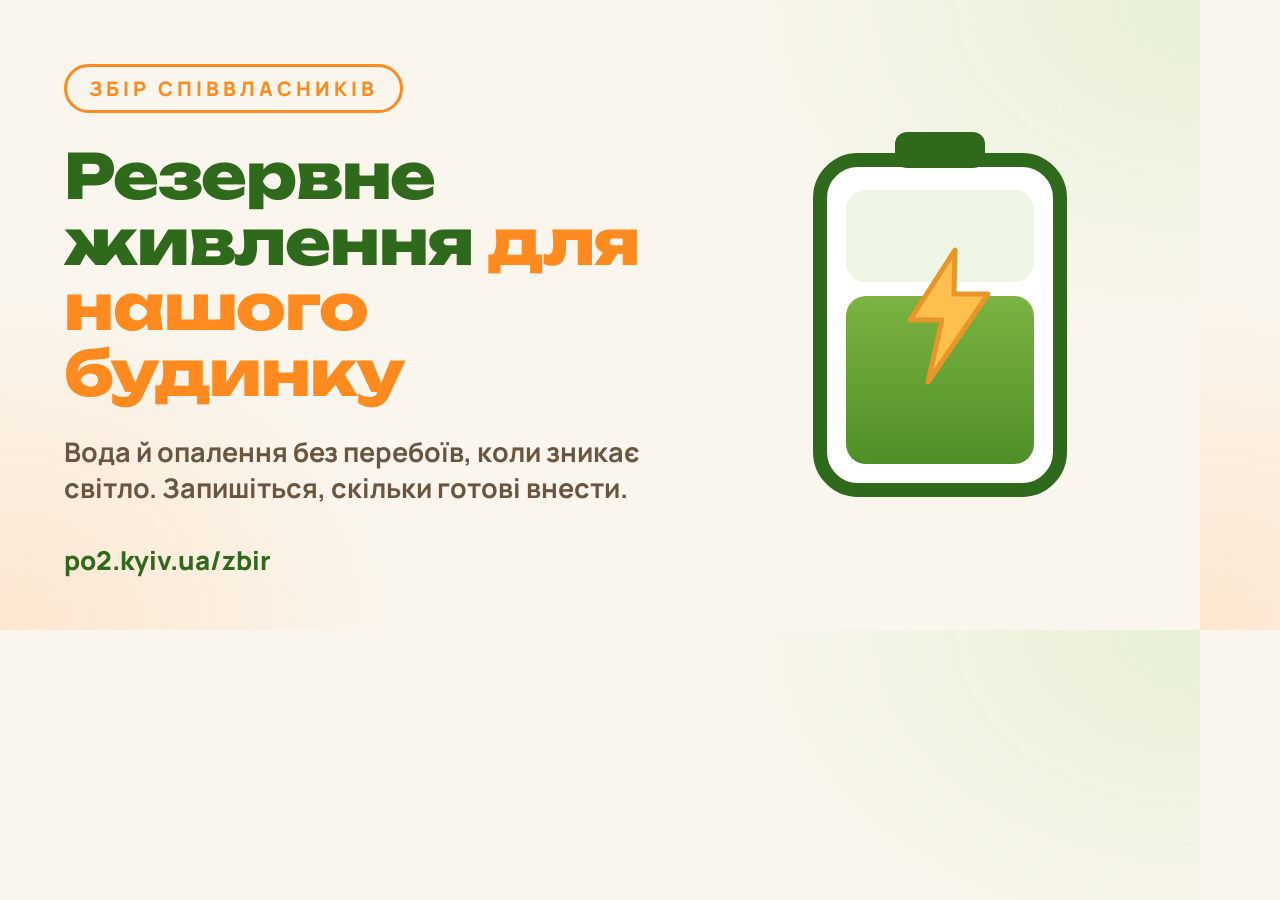
<file: tools/og-zbir.html>
<!doctype html>
<!-- Прев'ю сторінки /zbir/ (1200×630). Знімок робить tools/build_og.js → img/og-zbir.png. Статичне. -->
<html lang="uk">
<head>
<meta charset="utf-8">
<link href="https://fonts.googleapis.com/css2?family=Manrope:wght@500;700;800&family=Unbounded:wght@700;800&display=swap" rel="stylesheet">
<style>
  * { box-sizing: border-box; margin: 0; }
  html, body { width: 1200px; height: 630px; overflow: hidden; }
  body { font-family: Manrope, system-ui, sans-serif; color: #22261f; position: relative;
    background: radial-gradient(700px 500px at 100% 0%, #e7f0d6 0%, transparent 70%), radial-gradient(600px 500px at 0% 100%, #fde6cf 0%, transparent 70%), #faf6ee; }
  .txt { position: absolute; left: 64px; top: 64px; width: 640px; }
  .eyebrow { display: inline-block; font-weight: 800; font-size: 20px; letter-spacing: .2em; text-transform: uppercase; color: #ff8a1f; border: 3px solid #ff8a1f; border-radius: 99px; padding: 8px 22px; }
  h1 { font-family: Unbounded, sans-serif; font-weight: 800; font-size: 62px; line-height: 1.06; margin-top: 30px; color: #2f6a1c; letter-spacing: -.02em; }
  h1 span { color: #ff8a1f; }
  p { margin-top: 28px; font-size: 27px; font-weight: 700; color: #6b5440; line-height: 1.35; }
  .url { position: absolute; left: 64px; bottom: 52px; font-weight: 800; font-size: 26px; color: #2f6a1c; }
  .art { position: absolute; right: 70px; top: 120px; width: 380px; height: 390px; }
</style>
</head>
<body>
  <div class="txt">
    <span class="eyebrow">Збір співвласників</span>
    <h1>Резервне живлення <span>для нашого будинку</span></h1>
    <p>Вода й опалення без перебоїв, коли зникає світло. Запишіться, скільки готові внести.</p>
  </div>
  <svg class="art" viewBox="0 0 380 390" aria-hidden="true">
    <defs><linearGradient id="g" x1="0" y1="0" x2="0" y2="1"><stop offset="0" stop-color="#7cb342"/><stop offset="1" stop-color="#4e8f27"/></linearGradient></defs>
    <rect x="70" y="40" width="240" height="330" rx="38" fill="#fff" stroke="#2f6a1c" stroke-width="14"/>
    <rect x="145" y="12" width="90" height="36" rx="12" fill="#2f6a1c"/>
    <rect x="96" y="176" width="188" height="168" rx="20" fill="url(#g)"/>
    <rect x="96" y="70" width="188" height="92" rx="20" fill="#eef5e4"/>
    <path d="M205 90 L160 160 h32 l-14 62 l60 -88 h-34 z" fill="#ffbf4d" stroke="#e8962a" stroke-width="5" stroke-linejoin="round" transform="translate(0,40)"/>
  </svg>
  <div class="url">po2.kyiv.ua/zbir</div>
</body>
</html>
</file>
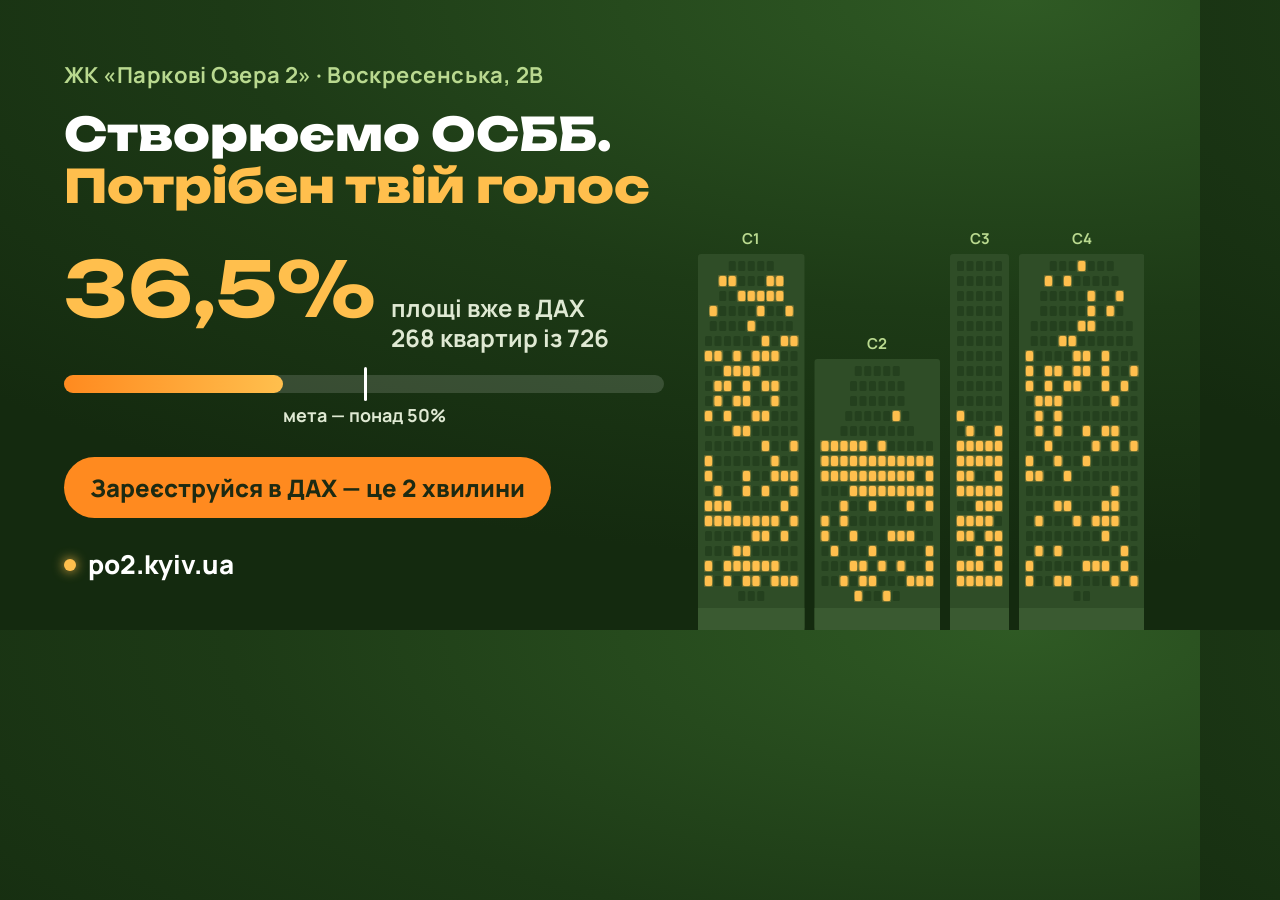
<file: tools/og.html>
<!doctype html>
<!-- Шаблон прев'ю для соцмереж (1200×630). Знімок робить tools/build_og.js → img/og.png -->
<html lang="uk">
<head>
<meta charset="utf-8">
<link href="https://fonts.googleapis.com/css2?family=Manrope:wght@500;700;800&family=Unbounded:wght@700;800&display=swap" rel="stylesheet">
<style>
  * { box-sizing: border-box; margin: 0; }
  html, body { width: 1200px; height: 630px; overflow: hidden; }
  body {
    font-family: Manrope, system-ui, sans-serif; color: #fff;
    background: radial-gradient(120% 90% at 85% 0%, #2f5a24 0%, #1d3a16 55%, #142a0f 100%);
    position: relative;
  }
  .txt { position: absolute; left: 64px; top: 60px; width: 600px; }
  .eyebrow { font-weight: 700; font-size: 22px; color: #b9d98f; letter-spacing: .02em; }
  h1 { font-family: Unbounded, sans-serif; font-weight: 800; font-size: 46px; line-height: 1.12; margin-top: 18px; }
  h1 span { color: #ffbf4d; }
  .pct { display: flex; align-items: baseline; gap: 16px; margin-top: 40px; }
  .pct b { font-family: Unbounded, sans-serif; font-size: 76px; line-height: 1; color: #ffbf4d; }
  .pct small { font-size: 24px; font-weight: 700; color: #dfe9d3; line-height: 1.25; }
  .bar { position: relative; height: 18px; border-radius: 9px; background: rgba(255,255,255,.14); margin-top: 22px; }
  .bar i { position: absolute; inset: 0 auto 0 0; border-radius: 9px; background: linear-gradient(90deg, #ff8a1f, #ffbf4d); }
  .bar u { position: absolute; top: -8px; bottom: -8px; left: 50%; width: 3px; background: #fff; border-radius: 2px; }
  .bar em { position: absolute; top: 28px; left: 50%; transform: translateX(-50%); font-style: normal; font-weight: 700; font-size: 18px; color: #dfe9d3; white-space: nowrap; }
  .cta { display: inline-block; margin-top: 64px; padding: 14px 26px; border-radius: 999px; background: #ff8a1f; color: #1d2a12; font-weight: 800; font-size: 24px; }
  .url { position: absolute; left: 64px; bottom: 48px; font-weight: 800; font-size: 26px; color: #fff; }
  .url::before { content: ""; display: inline-block; width: 12px; height: 12px; border-radius: 50%; background: #ffbf4d; margin-right: 12px; vertical-align: 3px; box-shadow: 0 0 12px #ffbf4d; }
  svg { position: absolute; right: 56px; bottom: 0; }
  .body { fill: #2f4d27; } .win { fill: #24401e; } .lit { fill: #ffbf4d; }
  .plinth { fill: #3a5a31; } .cap { fill: #b9d98f; font: 700 15px Manrope, sans-serif; }
</style>
</head>
<body>
  <div class="txt">
    <div class="eyebrow" id="eyebrow"></div>
    <h1>Створюємо ОСББ.<br><span>Потрібен твій голос</span></h1>
    <div class="pct"><b id="pct"></b><small id="sub"></small></div>
    <div class="bar"><i id="fill"></i><u></u><em>мета — понад 50%</em></div>
    <div class="cta">Зареєструйся в ДАХ — це 2 хвилини</div>
  </div>
  <div class="url">po2.kyiv.ua</div>
  <svg id="town"></svg>
<script src="../data.js"></script>
<script src="../votes.js"></script>
<script>
  const S = window.SITE, V = window.VOTES;
  const num = (n) => n.toLocaleString("uk-UA");
  const pct = (V.dahArea / V.baseArea) * 100;
  const inDah = V.sections.reduce((n, x) => n + x.inDah, 0);
  const total = V.sections.reduce((n, x) => n + x.total, 0);
  document.getElementById("eyebrow").textContent = `ЖК «${S.complex}» · Воскресенська, 2В`;
  document.getElementById("pct").textContent = pct.toFixed(1).replace(".", ",") + "%";
  document.getElementById("sub").innerHTML = `площі вже в ДАХ<br>${num(inDah)} квартир із ${num(total)}`;
  document.getElementById("fill").style.width = Math.min(100, pct) + "%";

  // Та сама розкладка, що й у app.js: "2:3, 3-19:10" → { 2: [1, 2, 3], ... }
  const parseLayout = (sec) => {
    const floors = {};
    let n = sec.first;
    sec.layout.split(",").forEach((part) => {
      const [fl, cnt] = part.trim().split(":");
      const [f1, f2 = f1] = fl.split("-").map(Number);
      for (let f = f1; f <= f2; f++) {
        floors[f] = [];
        for (let i = 0; i < +cnt; i++) {
          const a = n++;
          if (S.split[a]) { floors[f].push(...S.split[a]); i += S.split[a].length - 1; } else floors[f].push(a);
        }
      }
    });
    return floors;
  };

  const W = 7, H = 10, GX = 2.5, GY = 5, PAD = 7, GAP = 10, GROUND = 22, TOP = 28;
  const rowsMax = S.topFloor - 1;
  const svgH = TOP + PAD + rowsMax * (H + GY) - GY + PAD + GROUND;
  let x0 = 0, out = "";
  S.sections.forEach((s, si) => {
    const floors = parseLayout(s);
    const top = Math.max(...Object.keys(floors).map(Number));
    const per = Math.max(...Object.values(floors).map((f) => f.length));
    const bw = PAD * 2 + per * W + (per - 1) * GX;
    const by = TOP + (S.topFloor - top) * (H + GY);
    out += `<rect class="body" x="${x0}" y="${by}" width="${bw}" height="${svgH - by}" rx="3"/>`;
    // Світлі вікна — випадкові, як на сайті: лише кількість по секції.
    const slots = Object.values(floors).reduce((n, f) => n + f.length, 0);
    const order = [...Array(slots).keys()].sort(() => Math.random() - 0.5);
    const isLit = new Set(order.slice(0, Math.min(V.sections[si].inDah, slots)));
    let k = 0;
    for (let f = 2; f <= top; f++) {
      const list = floors[f] || [];
      const y = by + PAD + (top - f) * (H + GY);
      const off = ((per - list.length) * (W + GX)) / 2;
      list.forEach((_, c) => {
        out += `<rect class="${isLit.has(k++) ? "lit" : "win"}" x="${x0 + PAD + off + c * (W + GX)}" y="${y}" width="${W}" height="${H}" rx="1.5"/>`;
      });
    }
    out += `<rect class="plinth" x="${x0}" y="${svgH - GROUND}" width="${bw}" height="${GROUND}"/>`;
    out += `<text class="cap" x="${x0 + bw / 2}" y="${by - 10}" text-anchor="middle">С${si + 1}</text>`;
    x0 += bw + GAP;
  });
  const town = document.getElementById("town");
  town.setAttribute("width", x0 - GAP);
  town.setAttribute("height", svgH);
  town.innerHTML = `<defs><filter id="glow"><feGaussianBlur stdDeviation="2.5" result="b"/><feMerge><feMergeNode in="b"/><feMergeNode in="SourceGraphic"/></feMerge></filter></defs>` + out;
  town.querySelectorAll(".lit").forEach((r) => r.setAttribute("filter", "url(#glow)"));
</script>
</body>
</html>
</file>
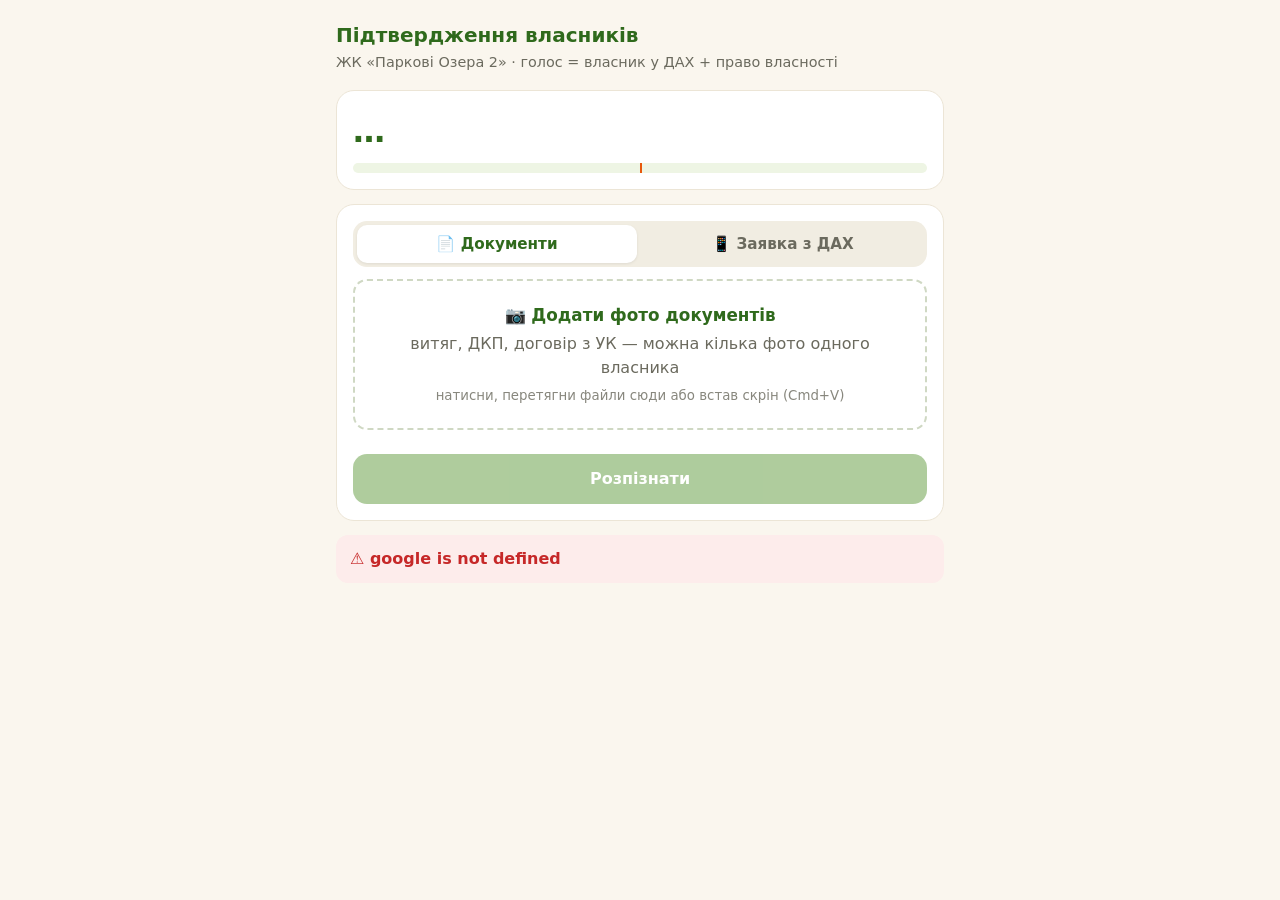
<file: tools/apps-script/Page.html>
<!doctype html>
<html lang="uk">
<head>
<base target="_top">
<meta charset="utf-8">
<style>
  :root { --bg:#faf6ee; --card:#fff; --text:#22261f; --muted:#6b6a5e; --line:#ece5d6; --green:#4e8f27; --green-d:#2f6a1c; --green-bg:#eef5e4; --red:#c62828; --red-bg:#fdeceb; --amber:#8a5a00; --amber-bg:#fff4d6; }
  * { box-sizing: border-box; }
  body { margin: 0; background: var(--bg); color: var(--text); font: 16px/1.5 system-ui, -apple-system, "Segoe UI", Roboto, sans-serif; }
  .wrap { max-width: 640px; margin: 0 auto; padding: 16px; }
  h1 { font-size: 1.25rem; margin: 4px 0 2px; color: var(--green-d); }
  .sub { color: var(--muted); font-size: .9rem; margin: 0 0 16px; }
  .card { background: var(--card); border: 1px solid var(--line); border-radius: 18px; padding: 16px; margin-bottom: 14px; }
  .stat { display: flex; align-items: baseline; gap: 10px; flex-wrap: wrap; }
  .stat b { font-size: 2rem; color: var(--green-d); }
  .stat span { color: var(--muted); font-size: .9rem; }
  .bar { height: 10px; background: var(--green-bg); border-radius: 6px; margin-top: 8px; position: relative; overflow: hidden; }
  .bar i { position: absolute; inset: 0 auto 0 0; background: var(--green); border-radius: 6px; transition: width .6s; }
  .bar u { position: absolute; top: 0; bottom: 0; left: 50%; width: 2px; background: #e8590c; }
  .drop { display: block; border: 2px dashed #cfd8c3; border-radius: 14px; padding: 22px; text-align: center; cursor: pointer; color: var(--muted); }
  .drop b { display: block; color: var(--green-d); font-size: 1.05rem; margin-bottom: 4px; }
  .drop input { display: none; }
  .drop.over { border-color: var(--green); background: var(--green-bg); color: var(--green-d); }
  .thumbs { display: flex; gap: 8px; flex-wrap: wrap; margin-top: 12px; }
  .thumbs div { position: relative; }
  .thumbs img, .thumbs .pdf { width: 76px; height: 76px; object-fit: cover; border-radius: 10px; border: 1px solid var(--line); display: grid; place-items: center; font-size: .8rem; background: #f3f1ea; }
  .thumbs button { position: absolute; top: -6px; right: -6px; width: 22px; height: 22px; border-radius: 50%; border: 0; background: #333; color: #fff; font-size: 12px; cursor: pointer; }
  .btn { display: block; width: 100%; min-height: 50px; border: 0; border-radius: 14px; font: 700 1rem system-ui, sans-serif; cursor: pointer; margin-top: 12px; }
  .btn--go { background: var(--green); color: #fff; }
  .btn--ghost { background: transparent; color: var(--muted); border: 1px solid var(--line); }
  .btn:disabled { opacity: .45; cursor: not-allowed; }
  label.f { display: block; margin-top: 10px; font-size: .82rem; color: var(--muted); }
  label.f input, label.f select { display: block; width: 100%; margin-top: 3px; padding: 10px 12px; border: 1px solid var(--line); border-radius: 10px; font: 1rem system-ui, sans-serif; background: #fff; }
  .row { display: grid; grid-template-columns: 1fr 1fr; gap: 10px; }
  .warn { list-style: none; padding: 0; margin: 0 0 4px; display: grid; gap: 6px; }
  .warn li { background: var(--amber-bg); color: var(--amber); border-radius: 10px; padding: 8px 10px; font-size: .9rem; }
  .warn li.bad { background: var(--red-bg); color: var(--red); font-weight: 700; }
  .now { font-size: .88rem; color: var(--muted); background: #f6f4ee; border-radius: 10px; padding: 8px 10px; margin-top: 10px; }
  .msg { border-radius: 12px; padding: 12px 14px; font-weight: 600; }
  .msg--ok { background: var(--green-bg); color: var(--green-d); }
  .msg--err { background: var(--red-bg); color: var(--red); }
  .spin { display: inline-block; width: 18px; height: 18px; border: 3px solid #cfe1bf; border-top-color: var(--green); border-radius: 50%; animation: s 1s linear infinite; vertical-align: -3px; margin-right: 8px; }
  @keyframes s { to { transform: rotate(360deg); } }
  .tabs { display: grid; grid-template-columns: 1fr 1fr; gap: 6px; background: #f1ede2; border-radius: 14px; padding: 4px; margin-bottom: 12px; }
  .tabs button { border: 0; border-radius: 10px; padding: 10px 6px; font: 700 .95rem system-ui, sans-serif; background: transparent; color: var(--muted); cursor: pointer; }
  .tabs button.on { background: #fff; color: var(--green-d); box-shadow: 0 1px 3px rgba(0,0,0,.08); }
  .verdict { border-radius: 12px; padding: 10px 12px; font-weight: 700; margin-bottom: 8px; }
  .verdict--ok { background: var(--green-bg); color: var(--green-d); }
  .verdict--warn { background: var(--amber-bg); color: var(--amber); }
  .verdict--bad { background: var(--red-bg); color: var(--red); }
  textarea { display: block; width: 100%; margin-top: 3px; padding: 10px 12px; border: 1px solid var(--line); border-radius: 10px; font: .95rem/1.45 system-ui, sans-serif; resize: vertical; }
  [hidden] { display: none !important; }
</style>
</head>
<body>
<div class="wrap">
  <h1>Підтвердження власників</h1>
  <p class="sub">ЖК «Паркові Озера 2» · голос = власник у ДАХ + право власності</p>

  <div class="card">
    <div class="stat"><b id="pct">…</b><span id="pctSub"></span></div>
    <div class="bar"><i id="barFill" style="width:0"></i><u></u></div>
  </div>

  <div class="card" id="step1">
    <div class="tabs"><button class="on" data-mode="docs">📄 Документи</button><button data-mode="dah">📱 Заявка з ДАХ</button></div>
    <label class="drop">
      <b id="dropTitle">📷 Додати фото документів</b>
      <span id="dropHint">витяг, ДКП, договір з УК — можна кілька фото одного власника</span>
      <small style="display:block;margin-top:6px;opacity:.8">натисни, перетягни файли сюди або встав скрін (Cmd+V)</small>
      <input type="file" id="files" accept="image/*,application/pdf" multiple>
    </label>
    <div class="thumbs" id="thumbs"></div>
    <button class="btn btn--go" id="go" disabled>Розпізнати</button>
  </div>

  <div class="card" id="busy" hidden><span class="spin"></span><span id="busyText">Розпізнаю документи… ~20 с</span></div>
  <div class="msg msg--err" id="err" hidden></div>
  <div class="msg msg--ok" id="ok" hidden></div>

  <div class="card" id="step2" hidden>
    <ul class="warn" id="warn"></ul>
    <div class="row">
      <label class="f">Тип<select id="type"><option>квартира</option><option>нежитлове</option><option>паркомісце</option><option>невідомо</option></select></label>
      <label class="f">№<input id="number" inputmode="text"></label>
    </div>
    <div class="row">
      <label class="f">Площа, м²<input id="area" inputmode="decimal"></label>
      <label class="f">Право<select id="right"><option>право власності</option><option>інвестиційний договір</option><option>інше</option><option>невідомо</option></select></label>
    </div>
    <label class="f">ПІБ власника<input id="owner"></label>
    <div class="row">
      <label class="f">Телефон (необов'язково)<input id="phone" inputmode="tel"></label>
      <label class="f">Дата реєстрації<input id="date"></label>
    </div>
    <label class="f">Документи<input id="docs" readonly></label>
    <div class="now" id="now"></div>
    <button class="btn btn--go" id="approve">✅ Підтвердити і внести</button>
    <button class="btn btn--ghost" id="cancel">Скасувати</button>
  </div>

  <div class="card" id="step2dah" hidden>
    <div class="verdict" id="dVerdict"></div>
    <ul class="warn" id="dWarn"></ul>
    <div class="row">
      <label class="f">№ квартири<input id="dNumber" inputmode="numeric"></label>
      <label class="f">Статус у ДАХ<select id="dRole"><option>власник</option><option>користувач</option><option>орендар</option><option>невідомо</option></select></label>
    </div>
    <label class="f">Ім'я в ДАХ<input id="dName"></label>
    <div class="now" id="dNow"></div>
    <label class="f">ПІБ для реєстру (повністю)<input id="dOwner"></label>
    <div class="row">
      <label class="f">Площа, м²<input id="dArea" inputmode="decimal"></label>
      <label class="f">Телефон<input id="dPhone" inputmode="tel"></label>
    </div>
    <label class="f">Повідомлення заявнику в ДАХ<textarea id="dMsg" rows="6"></textarea></label>
    <button class="btn btn--ghost" id="dCopy">📋 Скопіювати повідомлення</button>
    <button class="btn btn--go" id="dApprove">✅ Внести: право власності + у ДАХ</button>
    <button class="btn btn--ghost" id="dCancel">Скасувати</button>
  </div>
</div>

<script>
  const $ = (id) => document.getElementById(id);
  let images = [], result = null, lastPct = null, mode = 'docs', dres = null;
  const dahPhones = {}; // телефон із заявки ДАХ → підставимо, коли прийдуть документи на ту саму квартиру
  const esc = (w) => String(w).replace(/[&<>]/g, (c) => ({ '&': '&amp;', '<': '&lt;', '>': '&gt;' }[c]));
  const warnHtml = (list) => list.map((w) => `<li class="${w.startsWith('❗') ? 'bad' : ''}">${esc(w)}</li>`).join('');

  // ---- режим: документи / заявка з ДАХ
  document.querySelector('.tabs').onclick = (e) => {
    const m = e.target.dataset.mode; if (!m || m === mode) return;
    mode = m; document.querySelectorAll('.tabs button').forEach((b) => b.classList.toggle('on', b.dataset.mode === m));
    $('dropTitle').textContent = m === 'dah' ? '📱 Додати скрін заявки з ДАХ' : '📷 Додати фото документів';
    $('dropHint').textContent = m === 'dah' ? 'картка заявника: ім\'я, № квартири, статус, телефон (можна 2–3 скріни)' : 'витяг, ДКП, договір з УК — можна кілька фото одного власника';
    $('step2').hidden = $('step2dah').hidden = $('err').hidden = $('ok').hidden = true;
    images = []; drawThumbs();
  };

  const fmtPct = (s) => (s.dahArea / s.baseArea * 100).toFixed(1).replace('.', ',') + '%';
  const showStats = (s) => {
    const pct = s.dahArea / s.baseArea * 100, votes = s.sections.reduce((n, x) => n + x.inDah, 0);
    $('pct').textContent = fmtPct(s);
    $('pctSub').textContent = `голосів · ${votes} кв. + ${s.nonres} нежитл. · ${s.dahArea.toLocaleString('uk-UA')} м² з ${s.baseArea.toLocaleString('uk-UA')}`;
    $('barFill').style.width = Math.min(100, pct) + '%';
    return pct;
  };
  const err = (e) => { $('busy').hidden = true; $('err').hidden = false; $('err').textContent = '⚠ ' + (e && e.message || e); };
  const call = (fn, ...args) => new Promise((res, rej) => google.script.run.withSuccessHandler(res).withFailureHandler(rej)[fn](...args));

  call('summary').then((s) => { lastPct = showStats(s); }).catch(err);

  // ---- фото: стискаємо в браузері (≤2000 px, JPEG) — швидше і працює з HEIC на iPhone
  const shrink = (file) => new Promise((res, rej) => {
    if (file.type === 'application/pdf') {
      const fr = new FileReader();
      fr.onload = () => res({ type: 'application/pdf', data: fr.result.split(',')[1], name: file.name });
      fr.onerror = rej; fr.readAsDataURL(file); return;
    }
    const img = new Image();
    img.onload = () => {
      const k = Math.min(1, 2000 / Math.max(img.width, img.height));
      const c = document.createElement('canvas');
      c.width = Math.round(img.width * k); c.height = Math.round(img.height * k);
      c.getContext('2d').drawImage(img, 0, 0, c.width, c.height);
      res({ type: 'image/jpeg', data: c.toDataURL('image/jpeg', 0.85).split(',')[1], preview: c.toDataURL('image/jpeg', 0.5) });
      URL.revokeObjectURL(img.src);
    };
    img.onerror = () => rej(new Error('Не вдалося відкрити фото ' + file.name));
    img.src = URL.createObjectURL(file);
  });

  const drawThumbs = () => {
    $('thumbs').innerHTML = images.map((im, i) => `<div>${im.preview ? `<img src="${im.preview}">` : '<span class="pdf">PDF</span>'}<button data-i="${i}">✕</button></div>`).join('');
    $('go').disabled = !images.length;
  };
  $('thumbs').onclick = (e) => { if (e.target.dataset.i) { images.splice(+e.target.dataset.i, 1); drawThumbs(); } };
  const addFiles = async (files) => {
    files = [...files].filter((f) => /^image\/|pdf$/.test(f.type));
    if (!files.length) return;
    $('err').hidden = $('ok').hidden = true;
    try { images = images.concat(await Promise.all(files.map(shrink))).slice(0, 6); drawThumbs(); }
    catch (x) { err(x); }
  };
  $('files').onchange = async (e) => { await addFiles(e.target.files); e.target.value = ''; };
  // перетягування файлів у зону (і будь-куди на сторінку) та вставка скріна з буфера (Cmd/Ctrl+V)
  const drop = document.querySelector('.drop');
  ['dragenter', 'dragover'].forEach((ev) => document.addEventListener(ev, (e) => { e.preventDefault(); drop.classList.add('over'); }));
  ['dragleave', 'drop'].forEach((ev) => document.addEventListener(ev, (e) => { e.preventDefault(); if (ev === 'drop' || !e.relatedTarget) drop.classList.remove('over'); }));
  document.addEventListener('drop', (e) => addFiles(e.dataTransfer.files));
  document.addEventListener('paste', (e) => { if (e.target.closest('input, textarea')) return; addFiles([...e.clipboardData.items].map((i) => i.getAsFile()).filter(Boolean)); });

  // ---- розпізнавання
  $('go').onclick = () => {
    if (mode === 'dah') return goDah();
    $('err').hidden = $('ok').hidden = true; $('busy').hidden = false; $('go').disabled = true;
    $('busyText').textContent = 'Розпізнаю документи… ~20 с';
    call('analyze', images.map(({ type, data }) => ({ type, data }))).then((d) => {
      result = d; $('busy').hidden = true; $('step2').hidden = false; $('go').disabled = false;
      $('type').value = d.object_type; $('number').value = d.number; $('area').value = d.area_total;
      $('owner').value = d.owners.map((o) => o.name + (o.share && o.share !== '1/1' ? ' (' + o.share + ')' : '')).join('; ');
      $('right').value = d.right_type; $('date').value = d.registration_date; $('docs').value = d.documents.join(', ');
      $('phone').value = d.phone || dahPhones[d.number] || (d.current && d.current.phone) || '';
      $('warn').innerHTML = warnHtml(d.warnings);
      const c = d.current;
      $('now').textContent = c ? `Зараз у реєстрі: ${c.status || '—'} · ${c.area ? c.area + ' м²' : 'без площі'} · ${c.owner || 'без ПІБ'} · ${c.dah || ''}` : 'У реєстрі не знайдено';
      checkApprove();
      $('step2').scrollIntoView({ behavior: 'smooth' });
    }).catch((x) => { err(x); $('go').disabled = false; });
  };

  const checkApprove = () => {
    const ok = $('right').value === 'право власності' && $('number').value.trim() && ['квартира', 'нежитлове'].includes($('type').value);
    $('approve').disabled = !ok;
    $('approve').textContent = ok ? '✅ Підтвердити і внести' : 'Не можна внести: потрібне право власності й № квартири/нежитлового';
  };
  ['right', 'number', 'type'].forEach((id) => $(id).addEventListener('input', checkApprove));

  // ---- підтвердження
  $('approve').onclick = () => {
    $('approve').disabled = true; $('busy').hidden = false; $('busyText').textContent = 'Вношу в реєстр…';
    call('approve', {
      type: $('type').value, number: $('number').value.trim(), area: $('area').value.trim(), owner: $('owner').value.trim(),
      phone: $('phone').value.trim(), right: $('right').value, date: $('date').value, documents: result.documents,
      warnings: result.warnings, images: images.map(({ type, data }) => ({ type, data })),
    }).then((s) => {
      const before = lastPct; lastPct = showStats(s);
      $('busy').hidden = true; $('step2').hidden = true; images = []; drawThumbs();
      $('ok').hidden = false;
      $('ok').textContent = `Внесено ✅ № ${$('number').value}. Тепер ${fmtPct(s)}` + (before != null ? ` (${lastPct - before >= 0 ? '+' : ''}${(lastPct - before).toFixed(2).replace('.', ',')}%)` : '') + '. Сайт оновиться протягом 5 хв.';
    }).catch((x) => { err(x); checkApprove(); });
  };
  $('cancel').onclick = () => { $('step2').hidden = true; result = null; };

  // ---- заявка з ДАХ
  const VERDICT = {
    ok: ['verdict--ok', '✅ Власник збігається з реєстром — можна вносити'],
    confirm: ['verdict--warn', '🟡 ПІБ збігається, але право власності в реєстрі не підтверджене документом'],
    proof: ['verdict--warn', '🟡 Не збігається з реєстром — попроси документ (повідомлення нижче)'],
    'not-owner': ['verdict--bad', '⛔ Не власник — голос не рахується. Надішли повідомлення нижче'],
  };
  const showDah = (d) => {
    dres = d;
    const [cls, txt] = VERDICT[d.verdict] || VERDICT.proof;
    $('dVerdict').className = 'verdict ' + cls; $('dVerdict').textContent = txt;
    $('dWarn').innerHTML = warnHtml(d.warnings);
    const c = d.current;
    $('dNow').textContent = c ? `У реєстрі: ${c.owner || 'без ПІБ'} · ${c.status || '—'} · ${c.area ? c.area + ' м²' : 'без площі'} · ${c.dah || ''}` : 'У реєстрі не знайдено';
    $('dMsg').value = d.message || '';
    const owner = d.role === 'власник';
    $('dApprove').disabled = !owner || !c;
    $('dApprove').textContent = !owner ? 'Не власник — не вношу' : !c ? 'Квартири немає в реєстрі' : '✅ Внести: право власності + у ДАХ';
    // не підтверджено реєстром — головна дія «надіслати повідомлення», внесення стає другорядним
    $('dApprove').className = 'btn ' + (d.verdict === 'ok' ? 'btn--go' : 'btn--ghost');
    $('dCopy').className = 'btn ' + (d.verdict === 'ok' ? 'btn--ghost' : 'btn--go');
    if (owner && c && d.verdict !== 'ok') $('dApprove').textContent = 'Все одно внести (я перевірив документи)';
  };
  const goDah = () => {
    $('err').hidden = $('ok').hidden = true; $('busy').hidden = false; $('go').disabled = true;
    $('busyText').textContent = 'Розпізнаю скрін… ~15 с';
    call('analyzeDah', images.map(({ type, data }) => ({ type, data }))).then((d) => {
      $('busy').hidden = true; $('go').disabled = false; $('step2dah').hidden = false;
      if (d.number && d.phone) dahPhones[d.number] = d.phone;
      $('dNumber').value = d.number; $('dRole').value = d.role; $('dName').value = d.name;
      const c = d.current;
      // ПІБ і площа: з реєстру, якщо власник збігається (там повний ПІБ); інакше — як у ДАХ
      $('dOwner').value = c && c.owner && d.match === 'так' ? c.owner : d.name;
      $('dArea').value = (c && c.area) || '';
      $('dPhone').value = d.phone || (c && c.phone) || '';
      showDah(d);
      $('step2dah').scrollIntoView({ behavior: 'smooth' });
    }).catch((x) => { err(x); $('go').disabled = false; });
  };
  // виправив № / статус / ім'я — перевіряємо ще раз
  ['dNumber', 'dRole', 'dName'].forEach((id) => $(id).addEventListener('change', () => {
    const d = { number: $('dNumber').value.trim(), role: $('dRole').value, name: $('dName').value.trim(), entrance: (dres && dres.entrance) || '' };
    call('dahCheck', d).then((x) => {
      showDah(Object.assign(d, x));
      if (x.current) { $('dArea').value = $('dArea').value || x.current.area || ''; if (x.match === 'так' && x.current.owner) $('dOwner').value = x.current.owner; }
    }).catch(err);
  }));
  $('dCopy').onclick = () => {
    const t = $('dMsg'); t.select();
    (navigator.clipboard ? navigator.clipboard.writeText(t.value) : Promise.reject()).catch(() => document.execCommand('copy'));
    $('dCopy').textContent = '✓ Скопійовано'; setTimeout(() => ($('dCopy').textContent = '📋 Скопіювати повідомлення'), 1500);
  };
  $('dApprove').onclick = () => {
    if (dres.verdict !== 'ok' && !confirm('Власник не підтверджений реєстром однозначно. Все одно внести «Право власності» + «У ДАХ»?')) return;
    $('dApprove').disabled = true; $('busy').hidden = false; $('busyText').textContent = 'Вношу в реєстр…';
    const num = $('dNumber').value.trim();
    call('approve', {
      type: 'квартира', number: num, area: $('dArea').value.trim(), owner: $('dOwner').value.trim(), phone: $('dPhone').value.trim(),
      right: 'право власності', date: '', documents: ['заявка ДАХ (' + $('dRole').value + ', збіг ПІБ: ' + dres.match + ')'],
      warnings: dres.warnings, images: images.map(({ type, data }) => ({ type, data })),
    }).then((s) => {
      const before = lastPct; lastPct = showStats(s);
      $('busy').hidden = true; $('step2dah').hidden = true; images = []; drawThumbs();
      $('ok').hidden = false;
      $('ok').textContent = `Внесено ✅ кв. ${num}. Тепер ${fmtPct(s)}` + (before != null ? ` (${lastPct - before >= 0 ? '+' : ''}${(lastPct - before).toFixed(2).replace('.', ',')}%)` : '') + '. Сайт оновиться протягом 5 хв.';
    }).catch((x) => { err(x); $('dApprove').disabled = false; });
  };
  $('dCancel').onclick = () => { $('step2dah').hidden = true; dres = null; };
</script>
</body>
</html>
</file>
<file: styles.css>
:root {
  --bg: #faf6ee;
  --card: #ffffff;
  --text: #22261f;
  --muted: #6b6a5e;
  --line: #ece5d6;
  --green-d: #2f6a1c;
  --green: #4e8f27;
  --green-l: #7cb342;
  --green-bg: #eef5e4;
  --orange: #ff8a1f;
  --orange-l: #ffe3c7;
  --red: #d64545;
  --red-bg: #fdeceb;
  --blue: #2a8fd6;
  --brown: #6b5440;
  --radius: 22px;
  --shadow: 0 10px 30px -18px rgba(60, 50, 20, .35);
  --display: "Unbounded", "Manrope", system-ui, sans-serif;
  /* ніч */
  --n-bg: #1d3a16;
  --n-wall: #2f4d27;
  --n-wall-2: #3a5a31;
  --n-win: #24401e;
  --n-lit: #ffbf4d;
}
* { box-sizing: border-box; }
html { scroll-behavior: smooth; scroll-padding-top: 80px; }
body { margin: 0; color: var(--text); font: 17px/1.6 Manrope, system-ui, sans-serif; -webkit-font-smoothing: antialiased;
  background: radial-gradient(700px 500px at 100% 0%, #e7f0d6 0%, transparent 70%), radial-gradient(600px 500px at 0% 60%, #fde6cf 0%, transparent 70%), var(--bg); }
a { color: var(--green); }
h1, h2, h3 { margin: 0 0 .5em; line-height: 1.15; }
h1, h2 { font-family: var(--display); font-weight: 800; letter-spacing: -.02em; color: var(--green-d); }
h2 { font-size: clamp(1.6rem, 4vw, 2.5rem); }
h3 { font-size: 1.15rem; font-weight: 800; }
.wrap { max-width: 1120px; margin: 0 auto; padding: 0 16px; }
.center { text-align: center; }
.card { background: var(--card); border: 1px solid var(--line); border-radius: var(--radius); box-shadow: var(--shadow); }

.eyebrow { display: inline-block; font-size: .78rem; letter-spacing: .24em; text-transform: uppercase; color: var(--orange); font-weight: 800; margin: 0 0 16px; }
.eyebrow--light { color: var(--n-lit); }
.hero .eyebrow { border: 2.5px solid var(--orange); border-radius: 99px; padding: 8px 22px; }

.btn { display: inline-flex; align-items: center; justify-content: center; gap: 8px; min-height: 56px; padding: 0 28px; border-radius: 16px; text-decoration: none; font: 800 1.05rem Manrope, sans-serif; border: 0; cursor: pointer; color: #fff; transition: transform .15s, box-shadow .2s; }
.btn:hover { transform: translateY(-2px); }
.btn--green { background: linear-gradient(135deg, var(--green-l), var(--green)); box-shadow: 0 12px 24px -12px rgba(78, 143, 39, .7); }
.btn--tg { background: var(--blue); box-shadow: 0 12px 24px -12px rgba(42, 143, 214, .7); }
.btn--outline { background: transparent; color: var(--green-d); border: 2px solid var(--green-l); }
.btn--sm { min-height: 44px; padding: 0 22px; font-size: .98rem; border-radius: 12px; }
.pill { flex: 0 0 auto; white-space: nowrap; display: inline-flex; align-items: center; padding: 10px 20px; border-radius: 14px; font-weight: 800; text-decoration: none; }
.pill--orange { background: linear-gradient(135deg, #ff9d3d, var(--orange)); color: #fff; box-shadow: 0 10px 22px -10px rgba(255, 138, 31, .8); }

/* ---------- Шапка ---------- */
.topbar { position: sticky; top: 0; z-index: 10; background: color-mix(in srgb, var(--bg) 85%, transparent); backdrop-filter: blur(12px); border-bottom: 1px solid var(--line); }
.topbar__in { display: grid; grid-template-columns: minmax(0, 1fr) auto minmax(0, 1fr); align-items: center; height: 68px; gap: 12px; }
.topbar__in .pill { justify-self: end; gap: 6px; }
.topbar__act { justify-self: end; display: flex; align-items: center; gap: 10px; }
.pill--ghost { height: 42px; padding: 0 16px; border: 1.5px solid var(--line); background: var(--card); color: var(--green-d); border-radius: 99px; transition: transform .15s, box-shadow .2s, border-color .2s; }
.pill--ghost:hover { transform: translateY(-1px); box-shadow: var(--shadow); border-color: var(--green-l); }
.pill__short { display: none; }

/* Індикатор світла в шапці (дані з power.json, див. app.js) */
.pwr { justify-self: center; display: inline-flex; align-items: center; gap: 9px; height: 42px; padding: 0 16px 0 13px; border-radius: 99px; text-decoration: none; font-weight: 800; font-size: .95rem; white-space: nowrap; border: 1.5px solid var(--line); background: var(--card); color: var(--muted); transition: transform .15s, box-shadow .2s, background .3s; }
.pwr:hover { transform: translateY(-1px); box-shadow: var(--shadow); }
.pwr__dot { position: relative; flex: 0 0 12px; width: 12px; height: 12px; border-radius: 50%; background: #c9c2b2; }
.pwr__since { font-weight: 600; font-size: .85rem; opacity: .8; }
.pwr__next { font-weight: 700; font-size: .85rem; padding-left: 10px; border-left: 1.5px solid currentColor; border-color: rgba(107, 74, 16, .3); }
.pwr[data-state="off"] .pwr__next { border-color: rgba(223, 233, 211, .3); }
.pwr__since:empty, .pwr__next:empty { display: none; }
.pwr[data-state="on"] { background: linear-gradient(135deg, #fff4d6, #ffe3a3); border-color: #ffd37a; color: #6b4a10; }
.pwr[data-state="on"] .pwr__dot { background: #ffb020; box-shadow: 0 0 0 3px rgba(255, 176, 32, .25), 0 0 12px #ffb020; }
.pwr[data-state="on"] .pwr__dot::after { content: ""; position: absolute; inset: 0; border-radius: 50%; background: #ffb020; animation: pwr-pulse 2s ease-out infinite; }
.pwr[data-state="off"] { background: var(--n-bg); border-color: var(--n-bg); color: #dfe9d3; }
.pwr[data-state="off"] .pwr__dot { background: #24401e; box-shadow: inset 0 0 0 2px #4a6b40; }
@keyframes pwr-pulse { from { transform: scale(1); opacity: .7; } to { transform: scale(2.6); opacity: 0; } }
.brand > span:last-child { min-width: 0; }
.brand { display: flex; align-items: center; gap: 12px; text-decoration: none; color: var(--text); min-width: 0; }
.brand b { display: block; white-space: nowrap; overflow: hidden; text-overflow: ellipsis; font-family: var(--display); font-weight: 800; color: var(--brown); font-size: 1.02rem; line-height: 1.1; }
.brand small { display: block; color: var(--muted); font-size: .82rem; white-space: nowrap; overflow: hidden; text-overflow: ellipsis; }
.brand__logo { position: relative; flex: 0 0 46px; width: 46px; height: 46px; }
.brand__logo svg { width: 100%; height: 100%; display: block; filter: drop-shadow(0 4px 8px rgba(61, 122, 34, .35)); }
.brand__logo i { position: absolute; right: -3px; bottom: -3px; width: 19px; height: 19px; border-radius: 50%; background: var(--orange); color: #fff; font: 800 .7rem/19px Manrope; text-align: center; font-style: normal; border: 2px solid #fff; }

/* ---------- Hero ---------- */
.hero { padding: 64px 0 40px; }
.hero__in { text-align: center; }
.hero h1 { font-size: clamp(2.1rem, 6.4vw, 4.2rem); max-width: 18ch; margin: 0 auto .45em; }
.hero h1 span { display: block; }
mark { background: linear-gradient(transparent 62%, var(--orange-l) 62%, var(--orange-l) 92%, transparent 92%); color: var(--orange); padding: 0 .1em; }
.lead { max-width: 680px; margin: 0 auto 36px; font-weight: 700; color: var(--brown); font-size: 1.12rem; }

.counter { max-width: 780px; margin: 0 auto 28px; padding: 28px 30px 24px; text-align: left; }
.counter__top { display: flex; justify-content: space-between; align-items: flex-end; gap: 16px; flex-wrap: wrap; margin-bottom: 34px; }
.counter__big { display: block; font: 800 clamp(2.8rem, 9vw, 4.4rem)/1 var(--display); color: var(--green-d); font-variant-numeric: tabular-nums; }
.counter__top small { color: var(--muted); font-weight: 700; }
.counter__side { text-align: right; color: var(--muted); font-weight: 600; line-height: 1.35; }
.counter__side b { color: var(--orange); font: 800 1.6rem var(--display); }
.bar { position: relative; height: 16px; border-radius: 99px; background: var(--green-bg); }
.bar__fill { width: 0; height: 100%; border-radius: inherit; background: linear-gradient(90deg, var(--green-l), var(--green)); transition: width 1.4s cubic-bezier(.2, .7, .2, 1); }
.bar__goal { position: absolute; top: -8px; bottom: -8px; width: 3px; border-radius: 2px; background: var(--orange); }
.bar__goal span { position: absolute; top: -24px; left: 50%; transform: translateX(-50%); white-space: nowrap; font-size: .78rem; font-weight: 800; color: var(--orange); }
.counter__meta { display: flex; justify-content: space-between; gap: 12px; flex-wrap: wrap; margin-top: 14px; color: var(--muted); font-size: .92rem; }
.counter__meta b { color: var(--green-d); }
.cta { display: flex; gap: 12px; justify-content: center; flex-wrap: wrap; }

/* ---------- Нічний будинок ---------- */
.night-wrap { padding: 24px 0 8px; }
.night { position: relative; overflow: hidden; border-radius: 32px; color: #f4efe2; padding: 44px 0 0;
  background: radial-gradient(600px 300px at 85% 0%, rgba(255, 191, 77, .18), transparent 70%), radial-gradient(circle at 12% 18%, #fff7 1px, transparent 1.5px), radial-gradient(circle at 38% 10%, #fff6 1px, transparent 1.5px), radial-gradient(circle at 66% 22%, #fff5 1px, transparent 1.5px), radial-gradient(circle at 88% 12%, #fff7 1px, transparent 1.5px), linear-gradient(180deg, #16300f 0%, var(--n-bg) 100%); }
.night__head { text-align: center; padding: 0 20px; }
.night h2 { color: #fff; }
.night__head p { color: #c9d6bd; max-width: 560px; margin: 0 auto; }
.town { position: relative; margin-top: 36px; }
.town__scroll { position: relative; z-index: 1; display: flex; align-items: flex-end; justify-content: safe center; gap: 20px; overflow-x: auto; padding: 0 24px; scroll-snap-type: x mandatory; scrollbar-width: none; }
.town__scroll::-webkit-scrollbar { display: none; }
.bld { margin: 0; flex: 0 0 auto; scroll-snap-align: center; }
.bld figcaption { font-weight: 800; margin-bottom: 10px; }
.bld svg { display: block; max-width: none; height: auto; }
.bld__meta { display: flex; justify-content: space-between; gap: 10px; height: 36px; align-items: center; padding: 0 2px; font-size: .9rem; color: #c9d6bd; position: relative; z-index: 3; }
.bld__meta b { color: var(--n-lit); }
.body { fill: var(--n-wall); }
.cornice, .roofbox { fill: var(--n-wall-2); }
.vent { fill: var(--n-win); }
.plinth { fill: #28431f; }
.door { fill: #142a0e; }
.shop { fill: #1f3818; stroke: #3d5c34; stroke-width: 1; }
.lamp { fill: var(--n-lit); filter: drop-shadow(0 0 4px var(--n-lit)); }
.w { fill: var(--n-win); }
.lit { filter: drop-shadow(0 0 5px rgba(255, 191, 77, .75)); }
.w--on rect { fill: var(--n-lit); }
.w--on path { stroke: #c98a2a; stroke-width: 1.4; }
.w--on { opacity: 0; }
.go .w--on { animation: light .5s ease forwards; }
@keyframes light { 0% { opacity: 0; } 40% { opacity: 1; } 55% { opacity: .5; } 100% { opacity: 1; } }
.forest { position: absolute; left: 0; right: 0; bottom: 36px; height: 130px; overflow: hidden; pointer-events: none; }
.forest svg { position: absolute; bottom: 0; left: 50%; transform: translateX(-50%); width: 1600px; height: 130px; fill: #27501c; opacity: .8; }
.lake { position: absolute; left: 0; right: 0; bottom: 36px; z-index: 2; height: 22px; overflow: hidden; pointer-events: none; background: linear-gradient(180deg, rgba(20, 48, 16, .2), #163411); }
.lake svg { position: absolute; top: -6px; left: 50%; transform: translateX(-50%); width: 1600px; height: 40px; fill: none; stroke: #6fa3c8; stroke-width: 2; opacity: .55; }
.legend { display: flex; gap: 22px; flex-wrap: wrap; justify-content: center; padding: 18px 16px 30px; font-size: .92rem; color: #c9d6bd; background: #143010; }
.lg { display: inline-block; width: 14px; height: 11px; border-radius: 2px; background: var(--n-win); outline: 1px solid #3d5c34; margin-right: 8px; vertical-align: -1px; }
.lg--on { background: var(--n-lit); box-shadow: 0 0 8px var(--n-lit); outline: 0; }

/* ---------- Секції ---------- */
.section { padding: 56px 0; }
.card--pain { padding: 28px 30px; border: 2px solid #f6d6d3; }
.pain__title { color: var(--red); text-transform: uppercase; letter-spacing: .08em; font-size: 1rem; }
.pain { list-style: none; margin: 0; padding: 0; display: grid; grid-template-columns: repeat(2, minmax(0, 1fr)); gap: 12px 32px; }
.pain li { display: flex; gap: 12px; align-items: flex-start; }
.x { flex: 0 0 26px; height: 26px; border-radius: 8px; background: var(--red-bg); color: var(--red); display: grid; place-items: center; font-weight: 800; }

.banner { display: flex; gap: 22px; align-items: center; margin-top: 20px; padding: 28px 32px; border-radius: var(--radius); color: #fff; background: radial-gradient(400px 200px at 100% 0%, rgba(255, 255, 255, .2), transparent), linear-gradient(120deg, var(--green-d), var(--green) 70%, var(--green-l)); box-shadow: 0 20px 40px -24px rgba(47, 106, 28, .9); }
.banner h3 { font-size: 1.4rem; margin-bottom: .3em; }
.banner p { margin: 0; color: #eaf3df; }
.banner b { color: #fff; }
.banner__ico { flex: 0 0 84px; height: 84px; border-radius: 22px; background: rgba(255, 255, 255, .16); display: grid; place-items: center; font-size: 2.4rem; }

.stepcards { display: grid; grid-template-columns: repeat(2, minmax(0, 1fr)); gap: 20px; margin: 44px 0 20px; }
.stepcard { position: relative; text-align: center; background: var(--card); border: 3px solid; border-radius: 28px; padding: 40px 24px 28px; }
.stepcard--green { border-color: var(--green-l); }
.stepcard--blue { border-color: var(--blue); }
.stepcard__tag { position: absolute; top: -17px; left: 50%; transform: translateX(-50%); white-space: nowrap; color: #fff; font-weight: 800; font-size: .76rem; letter-spacing: .2em; text-transform: uppercase; padding: 7px 20px; border-radius: 99px; }
.stepcard--green .stepcard__tag { background: var(--green-d); }
.stepcard--blue .stepcard__tag { background: #1c6fae; }
.stepcard h3 { display: flex; align-items: center; justify-content: center; gap: 12px; font-size: 1.9rem; }
.dah-mark { width: 38px; height: 30px; background: linear-gradient(135deg, #ffd400 0 45%, transparent 45%), linear-gradient(135deg, transparent 40%, #1a73e8 40%); border-radius: 6px 14px 6px 14px; transform: skewX(-12deg); }
.tg-mark { width: 40px; height: 40px; border-radius: 50%; background: var(--blue) url("data:image/svg+xml,%3Csvg xmlns='http://www.w3.org/2000/svg' viewBox='0 0 24 24'%3E%3Cpath fill='%23fff' d='M5 11.5l12.5-5c.6-.2 1.1.2.9 1l-2.1 10c-.2.7-.6.8-1.2.5l-3.2-2.4-1.6 1.5c-.2.2-.3.3-.7.3l.2-3.3 6-5.4c.3-.2-.1-.4-.4-.2l-7.4 4.7-3.2-1c-.7-.2-.7-.7.2-1z'/%3E%3C/svg%3E") center/60% no-repeat; }
.qr { display: inline-block; padding: 12px; background: #fff; border-radius: 16px; border: 1px solid var(--line); }
.qr img { display: block; width: 180px; height: 180px; }
.stepcard p { font-weight: 700; color: var(--brown); margin: 16px 0 18px; }
.accent-green { color: var(--green); }
.accent-blue { color: var(--blue); }
.dashed { text-align: center; border: 3px dashed var(--green-l); border-radius: var(--radius); padding: 26px 24px; background: rgba(255, 255, 255, .6); }
.dashed h3 { color: var(--green); font-size: 1.35rem; }
.dashed p { font-weight: 700; max-width: 760px; margin: 0 auto 16px; }

.why { display: grid; grid-template-columns: repeat(3, minmax(0, 1fr)); gap: 16px; margin-top: 28px; }
.why__item { padding: 26px; }
.why__item p { margin: 0; color: var(--muted); }
.ico { width: 60px; height: 60px; margin-bottom: 16px; border-radius: 18px; background: var(--green-bg); display: grid; place-items: center; }
.ico svg { width: 34px; height: 34px; fill: none; stroke: var(--green); stroke-width: 2.4; stroke-linecap: round; stroke-linejoin: round; }


.steps { list-style: none; padding: 0; margin: 28px 0 0; }
.step { display: grid; grid-template-columns: 52px 1fr; gap: 18px; position: relative; padding-bottom: 26px; }
.step:not(:last-child)::before { content: ""; position: absolute; left: 25px; top: 52px; bottom: 0; width: 3px; border-radius: 2px; background: var(--line); }
.step.done::before { background: var(--green-l); }
.step__n { width: 52px; height: 52px; border-radius: 50%; display: grid; place-items: center; font: 800 1.1rem var(--display); background: var(--card); border: 3px solid var(--line); color: var(--muted); }
.step.done .step__n { background: var(--green-l); border-color: var(--green-l); color: #fff; }
.step.now .step__n { border-color: var(--orange); color: var(--orange); box-shadow: 0 0 0 6px var(--orange-l); }
.step h3 { margin-top: 12px; }
.step p { margin: 0; color: var(--muted); max-width: 640px; }
.badge { font-style: normal; font-size: .72rem; background: var(--orange); color: #fff; padding: 3px 10px; border-radius: 99px; vertical-align: 3px; margin-left: 6px; }

.faq-wrap { padding: 6px 28px; }
.faq { border-bottom: 1px solid var(--line); padding: 18px 0; }
.faq:last-child { border-bottom: 0; }
.faq summary { cursor: pointer; font-weight: 800; font-size: 1.05rem; list-style: none; display: flex; justify-content: space-between; gap: 16px; }
.faq summary::-webkit-details-marker { display: none; }
.faq summary::after { content: "+"; flex: 0 0 30px; height: 30px; border-radius: 10px; background: var(--green-bg); color: var(--green); display: grid; place-items: center; font-size: 1.3rem; line-height: 1; transition: transform .2s; }
.faq[open] summary::after { content: "−"; }
.faq p { margin: 12px 0 0; color: var(--muted); max-width: 780px; }

.chip { flex: 0 0 46px; height: 46px; border-radius: 14px; background: var(--green-bg); display: grid; place-items: center; font-size: 1.3rem; }

/* ---------- Звіт КК ---------- */
.hl { color: var(--green); }
.lead-left { max-width: 760px; color: var(--brown); font-weight: 600; font-size: 1.08rem; margin: 0 0 28px; }
.cost { display: grid; grid-template-columns: repeat(2, minmax(0, 1fr)); overflow: hidden; }
.cost > div { padding: 28px 32px; }
.cost__pay { background: #fff0e2; }
.cost__real { background: var(--green-bg); }
.cost__label { display: block; font-weight: 800; letter-spacing: .06em; text-transform: uppercase; font-size: .9rem; }
.cost__pay .cost__label { color: #d0661a; }
.cost__real .cost__label { color: var(--green); }
.cost b { display: block; font: 800 clamp(3.2rem, 9vw, 5.2rem)/1.05 var(--display); margin: 10px 0 4px; }
.cost__pay b { color: var(--orange); }
.cost__real b { color: var(--green); }
.cost small { font-weight: 700; color: var(--muted); font-size: 1rem; }
.facts { display: grid; grid-template-columns: repeat(2, minmax(0, 1fr)); gap: 16px; margin-top: 16px; }
.fact { padding: 24px 28px; }
.fact b { display: block; font: 800 clamp(2.4rem, 6vw, 3.2rem)/1 var(--display); color: var(--orange); margin-bottom: 12px; }
.fact p { margin: 0; }
.footnote { color: var(--muted); font-size: .85rem; margin: 14px 0 0; }
.guide { display: grid; grid-template-columns: minmax(0, 340px) minmax(0, 360px); justify-content: center; align-items: center; gap: 28px; margin: 28px auto 36px; }
.guide video { display: block; width: 100%; height: auto; aspect-ratio: 9 / 16; border-radius: 24px; background: #1d2a17; box-shadow: 0 24px 48px -28px rgba(29, 58, 22, .7); }
.guide figcaption { color: var(--muted); font-size: 1.02rem; }
.guide figcaption b { display: block; font: 800 1.35rem/1.25 var(--display); color: var(--green-d); margin-bottom: 8px; }
@media (max-width: 760px) { .guide { grid-template-columns: minmax(0, 340px); text-align: center; gap: 16px; } .guide figcaption { order: -1; } }
.calc { margin-top: 16px; padding: 26px 32px; }
.calc__in { display: flex; flex-wrap: wrap; align-items: center; justify-content: space-between; gap: 10px; font-weight: 800; color: var(--green-d); font-size: 1.05rem; }
.calc__field { display: inline-flex; align-items: center; gap: 8px; font-weight: 700; color: var(--muted); }
.calc__field input { width: 110px; padding: 10px 12px; border: 2px solid var(--green-l); border-radius: 12px; font: 800 1.3rem var(--display); color: var(--green-d); text-align: right; background: #fff; }
#calc-range { width: 100%; margin: 18px 0 6px; accent-color: var(--green); }
.calc__out { display: grid; grid-template-columns: repeat(3, minmax(0, 1fr)); gap: 12px; margin-top: 12px; }
.calc__out > div { border-radius: 16px; padding: 16px 18px; background: var(--green-bg); }
.calc__out > div:first-child { background: #fff0e2; }
.calc__out span { display: block; font-weight: 800; font-size: .82rem; letter-spacing: .05em; text-transform: uppercase; color: var(--muted); }
.calc__out b { display: block; font: 800 clamp(1.6rem, 4vw, 2.2rem)/1.15 var(--display); color: var(--green); margin: 6px 0 2px; font-variant-numeric: tabular-nums; }
.calc__out > div:first-child b { color: var(--orange); }
.calc__out small { color: var(--muted); font-weight: 700; }
.calc__diff { background: linear-gradient(120deg, var(--green-d), var(--green)) !important; }
.calc__diff span, .calc__diff small, .calc__diff b { color: #fff !important; }
.share { display: flex; flex-wrap: wrap; align-items: center; gap: 10px; margin-top: 18px; }
.dashed .share { justify-content: center; }
.share__label { width: 100%; font-weight: 800; color: var(--green-d); }
.share__tg { background: #2aabee; }
.share__vb { background: #7360f2; }
@media (max-width: 420px) { .share .btn { flex: 1 1 calc(50% - 10px); padding: 0 12px; } .share .btn--outline { flex-basis: 100%; } }
.calc__note { margin: 14px 0 0; font-size: .9rem; color: var(--muted); }
@media (max-width: 640px) { .calc { padding: 22px 20px; } .calc__out { grid-template-columns: minmax(0, 1fr); } }
.report__sub { font-family: var(--display); font-size: clamp(1.3rem, 3vw, 1.7rem); color: var(--green-d); margin: 52px 0 18px; }
.findings { display: grid; gap: 12px; }
.finding { background: var(--card); border: 1px solid var(--line); border-radius: var(--radius); box-shadow: var(--shadow); overflow: hidden; }
.finding summary { display: flex; gap: 18px; align-items: center; padding: 20px 26px; cursor: pointer; list-style: none; }
.finding summary::-webkit-details-marker { display: none; }
.finding summary::after { content: "+"; margin-left: auto; flex: 0 0 34px; height: 34px; border-radius: 10px; background: var(--green-bg); color: var(--green); display: grid; place-items: center; font-size: 1.4rem; transition: transform .2s; }
.finding[open] summary::after { content: "−"; }
.finding summary b { display: block; font-size: 1.1rem; line-height: 1.3; }
.finding summary em { display: block; font-style: normal; color: var(--orange); font-weight: 700; font-size: .92rem; margin-top: 4px; }
.finding__n { flex: 0 0 44px; height: 44px; border-radius: 14px; background: var(--orange); color: #fff; display: grid; place-items: center; font: 800 1.15rem var(--display); }
.finding__body { padding: 0 26px 24px 88px; }
.finding__body p { margin: 0 0 12px; }
.finding__body p:last-child { margin-bottom: 0; }
.rtable { width: 100%; border-collapse: collapse; margin: 4px 0 16px; background: #faf6ee; border-radius: 14px; overflow: hidden; }
.rtable td { padding: 12px 16px; border-bottom: 1px solid var(--line); }
.rtable td:last-child { text-align: right; font-weight: 800; white-space: nowrap; }
.rtable__total td { border-bottom: 0; background: #fff0e2; color: #c2570f; font-weight: 800; }
.rlist { margin: 0 0 12px; padding-left: 1.2em; }
.rlist li { margin-bottom: 8px; }
.rlist--x { list-style: none; padding: 0; }
.rlist--x li::before { content: "×"; color: var(--red); font-weight: 800; margin-right: 10px; }
.theses { display: grid; grid-template-columns: repeat(4, minmax(0, 1fr)); gap: 16px; }
.thesis { padding: 24px 22px; }
.thesis b { display: block; font: 800 clamp(1.6rem, 3vw, 2rem)/1.1 var(--display); color: var(--orange); }
.thesis h4 { margin: 8px 0 10px; font-size: 1.02rem; line-height: 1.3; }
.thesis p { margin: 0; color: var(--muted); font-size: .95rem; }
.sources { color: var(--muted); font-size: .82rem; margin: 22px 0 0; max-width: 900px; }
.docnote, .honest { display: flex; gap: 16px; align-items: flex-start; padding: 22px 26px; margin-bottom: 20px; }
.docnote p, .honest p { margin: 0; }
.honest { margin: 20px 0 0; border-left: 6px solid var(--orange); }

.team { display: grid; grid-template-columns: repeat(3, minmax(0, 1fr)); gap: 16px; }
.team__sec { padding: 24px 26px; }
.team__sec h3 { color: var(--orange); font-family: var(--display); font-size: 1.15rem; }
.team__bot { background: linear-gradient(135deg, #eaf5fd, #fff); border-color: #cfe6f7; }
.team__bot h3 { color: var(--blue); }
.team__bot p { color: var(--muted); margin: 0 0 16px; }
.person { margin-bottom: 14px; }
.person span { display: block; font-size: 1.08rem; font-weight: 700; }
.person a { text-decoration: none; font-weight: 700; color: var(--blue); }

.footer { border-top: 1px dashed #d9cfba; margin-top: 40px; padding: 26px 0 40px; color: var(--muted); font-size: .9rem; font-weight: 600; }
.footer__in { display: flex; justify-content: space-between; gap: 12px; flex-wrap: wrap; }

@media (max-width: 1060px) {
  .pwr__since { display: none; }
}
@media (max-width: 900px) {
  .why, .facts, .team { grid-template-columns: minmax(0, 1fr); }
  .theses { grid-template-columns: repeat(2, minmax(0, 1fr)); }
  .cost { grid-template-columns: minmax(0, 1fr); }
  .finding summary { padding: 18px 16px; gap: 14px; }
  .finding__body { padding: 0 16px 20px; }
  .pain { grid-template-columns: minmax(0, 1fr); }
  .stepcards { grid-template-columns: minmax(0, 1fr); gap: 36px; }
  .banner { flex-direction: column; align-items: flex-start; padding: 24px; }
  .banner__ico { flex-basis: 64px; width: 64px; height: 64px; font-size: 1.8rem; }
  .cta .btn { width: 100%; }
  .card--pain { padding: 22px 20px; }
  .counter { padding: 24px 20px 20px; }
  .counter__side { text-align: left; }
  .night { border-radius: 24px; }
  .section { padding: 44px 0; }
}
@media (max-width: 900px) {
  .topbar .pill__long { display: none; }
  .topbar .pill__short { display: inline; }
  .pill--ghost { width: 42px; padding: 0; justify-content: center; }
  .pill--ghost .pill__txt { display: none; }
}
@media (max-width: 560px) {
  .theses { grid-template-columns: minmax(0, 1fr); }
  .finding__body { padding: 0 16px 20px; }
  .cost > div, .fact { padding: 22px 20px; }
  .hero .eyebrow { letter-spacing: .12em; padding: 8px 16px; font-size: .7rem; }
  .brand small { display: none; }
  .pill--orange { padding: 9px 14px; font-size: .9rem; }
  .topbar__in { display: flex; justify-content: space-between; gap: 8px; }
  .pill__long { display: none; }
  .pill__short { display: inline; }
  .pwr { height: 38px; padding: 0 11px 0 10px; gap: 7px; font-size: .85rem; }
  .pwr__next { padding-left: 7px; font-size: .78rem; }
  .topbar__act { gap: 6px; }
  .pill--ghost { width: 38px; height: 38px; }
  .brand { flex: 0 0 auto; }
}
@media (max-width: 420px) {
  .brand b { display: none; }
  .pwr__next { font-size: 0; padding-left: 7px; }
  .pwr__next::after { content: attr(data-short); font-size: .78rem; }
  .pwr { padding: 0 10px 0 9px; gap: 6px; font-size: .82rem; }
  .pwr__dot { flex-basis: 10px; width: 10px; height: 10px; }
  .topbar .pill--orange { padding: 9px 12px; font-size: .86rem; }
  .topbar__act { gap: 5px; }
  .topbar .brand > span:last-child { display: none; }
  .pill--ghost { width: 34px; height: 34px; font-size: .85rem; }
  .topbar .pill__ico { display: none; }
}
@media (max-width: 380px) {
  .pwr__next { display: none; }
}
@media (prefers-reduced-motion: reduce) {
  .pwr__dot::after { animation: none !important; }
  .w--on, .go .w--on { opacity: 1; animation: none; }
  .bar__fill { transition: none; }
}
</file>
<file: pamyatka/pamyatka.css>
/* Пам'ятка мешканця. Базові токени й шапка — з ../styles.css */
.topbar__in { display: flex; justify-content: space-between; }
@media (max-width: 400px) { .brand b { display: block; } }
.pm-logo { display: grid; place-items: center; border-radius: 50%; background: var(--green-bg); font-size: 1.3rem; }
.pm { padding-top: 28px; padding-bottom: 44px; display: grid; grid-template-columns: minmax(0, 1fr); gap: 18px; max-width: 920px; }
.pm > *, .pm-hero > * { min-width: 0; }
.nowrap { white-space: nowrap; }

.pm-hero h1 { margin: 0 0 10px; font-size: clamp(2rem, 6vw, 3.2rem); line-height: 1.05; }
.pm-hero .eyebrow { margin-bottom: 12px; }
.pm-lead { margin: 0; color: var(--muted); font-size: 1.08rem; max-width: 680px; }
.pm-nav { display: flex; gap: 8px; margin-top: 18px; overflow-x: auto; padding-bottom: 4px; }
.pm-nav a { flex: 0 0 auto; padding: 9px 14px; border-radius: 99px; border: 1.5px solid var(--line); background: #fff; color: var(--green-d); font-weight: 700; font-size: .9rem; text-decoration: none; white-space: nowrap; }
.pm-nav a:hover { border-color: var(--green-l); }

.pm-card { padding: 24px 26px; scroll-margin-top: 90px; }
.pm-card__head { display: flex; align-items: center; gap: 12px; flex-wrap: wrap; margin-bottom: 16px; }
.pm-card__head h2 { margin: 0; font-size: clamp(1.2rem, 3vw, 1.5rem); }
.pm-ico { flex: 0 0 42px; height: 42px; border-radius: 13px; display: grid; place-items: center; background: var(--green-bg); font-size: 1.25rem; }
.pm-sub { margin: 22px 0 12px; font: 800 1.05rem Manrope, sans-serif; color: var(--green-d); }
.pm-text { margin: -4px 0 14px; color: var(--muted); }
.red { color: var(--red); font-weight: 800; }

/* шумні роботи */
.pm-now { margin: 0 0 16px; padding: 10px 14px; border-radius: 12px; font-weight: 800; }
.pm-now.ok { background: #e7f3da; color: var(--green-d); }
.pm-now.quiet { background: #fff1dc; color: #9a5a0f; }
.pm-now.no { background: var(--red-bg); color: var(--red); }
.pm-days { display: grid; grid-template-columns: repeat(7, minmax(0, 1fr)) minmax(0, 1.3fr); gap: 8px; }
.pm-days span { display: grid; gap: 2px; justify-items: center; padding: 10px 4px; border-radius: 14px; font-size: .78rem; font-weight: 700; text-align: center; }
.pm-days b { font: 800 1.1rem var(--display); }
.pm-days .ok { background: var(--green-bg); color: var(--green-d); }
.pm-days .no { background: var(--red-bg); color: var(--red); }
.pm-line { position: relative; height: 36px; margin: 18px 0 4px; border-radius: 12px; background: #ece6d8; overflow: hidden; }
.pm-line i { position: absolute; top: 0; bottom: 0; display: grid; place-items: center; font-style: normal; font-weight: 800; font-size: .85rem; color: #fff; }
.pm-line .ok { background: var(--green-l); }
.pm-line .quiet { background: repeating-linear-gradient(135deg, #ffc37a 0 8px, #ffd9a8 8px 16px); color: #8a4f0c; }
.pm-ticks { position: relative; height: 20px; font-size: .8rem; font-weight: 700; color: var(--muted); }
.pm-ticks span { position: absolute; transform: translateX(-50%); }
.pm-ticks span:first-child { transform: none; }
.pm-ticks span:last-child { transform: translateX(-100%); }
.pm-list { margin: 12px 0 0; padding: 0; list-style: none; display: grid; gap: 6px; }

/* контакти */
.pm-contacts { display: grid; grid-template-columns: repeat(2, minmax(0, 1fr)); gap: 10px; }
.pm-c { display: flex; justify-content: space-between; align-items: center; gap: 12px; padding: 12px 14px; border: 1.5px solid var(--line); border-radius: 16px; background: #fff; }
.pm-c--wide { grid-column: 1 / -1; }
.pm-c > span { font-weight: 800; color: var(--green-d); }
.pm-c small { display: block; font-weight: 600; color: var(--muted); font-size: .82rem; }
.pm-tel { flex: 0 0 auto; min-height: 40px; padding: 0 14px; border-radius: 12px; border: 0; background: var(--green-bg); color: var(--green-d); font: 800 .9rem Manrope, sans-serif; cursor: pointer; display: inline-flex; align-items: center; text-decoration: none; white-space: nowrap; }
.pm-tel:hover { background: #dcebc9; }
.pm-tel--open { background: var(--green); color: #fff; font-variant-numeric: tabular-nums; }
.pm-tel--open:hover { background: var(--green-d); }

.pm-no { display: grid; grid-template-columns: repeat(5, minmax(0, 1fr)); gap: 8px; }
.pm-no span { position: relative; display: grid; justify-items: center; gap: 6px; padding: 14px 6px 12px; border-radius: 14px; background: #faf5ec; font-size: 1.7rem; text-align: center; }
.pm-no span::after { content: "✕"; position: absolute; top: 6px; right: 9px; font-size: .75rem; font-weight: 900; color: var(--red); }
.pm-no b { font-size: .82rem; color: var(--text, #22261f); line-height: 1.2; }

.pm-badge { margin-left: auto; padding: 5px 12px; border-radius: 99px; font-weight: 800; font-size: .82rem; }
.pm-badge.on { background: #e7f3da; color: var(--green-d); }
.pm-badge.off { background: #f1ece2; color: #8a8270; }

.pm-steps { display: grid; grid-template-columns: repeat(3, minmax(0, 1fr)); gap: 12px; margin-top: 14px; }
.pm-step { display: grid; align-content: start; gap: 8px; padding: 16px; border-radius: 16px; background: #faf5ec; }
.pm-step h3 { margin: 0; font-size: 1rem; color: var(--green-d); }
.pm-step p { margin: 0; font-size: .9rem; color: var(--muted); }
.pm-step .btn { justify-self: start; margin-top: 4px; }

.pm-tags { display: flex; flex-wrap: wrap; gap: 8px; }
.pm-tags span { padding: 8px 14px; border-radius: 12px; background: var(--green-bg); color: var(--green-d); font-weight: 800; }

.pm-links { display: grid; grid-template-columns: repeat(2, minmax(0, 1fr)); gap: 10px; }
.pm-links a { display: grid; gap: 4px; padding: 14px 16px; border-radius: 16px; border: 1.5px solid var(--line); background: #fff; text-decoration: none; color: inherit; }
.pm-links a:hover { border-color: var(--green-l); }
.pm-links b { color: var(--green-d); }
.pm-links span { color: var(--muted); font-size: .88rem; }
.pm-thanks { margin: 4px 0 0; text-align: center; color: var(--muted); font-weight: 700; }

@media (max-width: 720px) {
  .pm-card { padding: 20px 18px; }
  .pm-days { grid-template-columns: repeat(4, minmax(0, 1fr)); }
  .pm-contacts, .pm-links, .pm-steps { grid-template-columns: minmax(0, 1fr); }
  .pm-no { grid-template-columns: repeat(3, minmax(0, 1fr)); }
  .pm-badge { margin-left: 0; }
}
@media (max-width: 420px) {
  .pm-c { flex-wrap: wrap; }
  .pm-line i { font-size: .72rem; }
}
</file>
<file: poruch/poruch.css>
/* Сторінка «Поруч». Базові токени й шапка — з ../styles.css */
.topbar__in { display: flex; justify-content: space-between; }
@media (max-width: 400px) { .brand b { display: block; } }
.pr-logo { display: grid; place-items: center; border-radius: 50%; background: var(--green-bg); font-size: 1.3rem; }
.pr { padding-top: 28px; padding-bottom: 44px; display: grid; gap: 20px; }

.pr-hero h1 { margin: 0 0 10px; font-size: clamp(2rem, 6vw, 3.2rem); line-height: 1.05; }
.pr-hero .eyebrow { margin-bottom: 12px; }
.pr-lead { margin: 0; max-width: 680px; color: var(--muted); font-size: 1.08rem; }

.pr-power { border-radius: 16px; padding: 14px 18px; background: #1d3a16; color: #e6f0d9; line-height: 1.5; }
.pr-power b { color: #fff; }
.pr-power .pr-chip { margin-left: 6px; }

.pr-deals h2 { font-size: 1.3rem; margin: 0 0 12px; }
.pr-deals__row { display: flex; gap: 12px; overflow-x: auto; padding-bottom: 6px; scroll-snap-type: x mandatory; }
.pr-deal { flex: 0 0 min(280px, 80%); scroll-snap-align: start; text-align: left; border: 0; cursor: pointer; border-radius: 18px; padding: 16px 18px; color: #fff;
  background: linear-gradient(135deg, #ff9d3d, var(--orange)); box-shadow: 0 14px 26px -16px rgba(255, 138, 31, .9); font: inherit; display: grid; gap: 4px; }
.pr-deal span { font-size: 1.6rem; }
.pr-deal b { font-size: 1.05rem; line-height: 1.3; }
.pr-deal small { opacity: .9; font-weight: 600; }

.pr-chips { display: flex; gap: 8px; overflow-x: auto; padding-bottom: 4px; }
.pr-chips:empty { display: none; }
.pr-chip { flex: 0 0 auto; border: 1.5px solid var(--line); background: #fff; color: var(--text, #22261f); border-radius: 99px; padding: 9px 16px; font: 700 .92rem Manrope, sans-serif; cursor: pointer; white-space: nowrap; }
.pr-chip.on { background: var(--green-d); border-color: var(--green-d); color: #fff; }

.pr-grid { display: grid; grid-template-columns: minmax(0, 1.15fr) minmax(0, 1fr); gap: 20px; align-items: start; }
.pr-map { position: sticky; top: 86px; padding: 14px; overflow: hidden; }
.pr-map svg { display: block; width: 100%; height: auto; }
.pr-map__legend { display: flex; flex-wrap: wrap; gap: 6px 16px; padding: 6px 6px 2px; font-size: .85rem; color: var(--muted); font-weight: 600; }
.pr-map__legend span { display: inline-flex; align-items: center; gap: 6px; }
.dot { display: inline-grid; place-items: center; width: 14px; height: 14px; border-radius: 50%; font-style: normal; font-size: .62rem; }
.dot--yard { background: #cfe3b8; border: 2px solid var(--green); }
.dot--street { background: #fff; border: 2px solid #b9b2a0; }
.dot--bolt { background: #e7f3da; width: 18px; height: 18px; font-size: .7rem; }

/* SVG карти */
.yard { fill: #e3eed6; stroke: #cfe0bb; stroke-width: 2; }
.yard__t { font: 700 22px Manrope, sans-serif; fill: #8aa96d; text-anchor: middle; letter-spacing: .04em; }
.bld { fill: #fff; stroke: #d9d1bf; stroke-width: 2; stroke-linejoin: round; }
.badge circle { fill: var(--green-d); }
.badge text { fill: #fff; font: 800 24px Unbounded, Manrope, sans-serif; text-anchor: middle; }
.street { font: 700 20px Manrope, sans-serif; fill: #a39d8b; text-anchor: middle; letter-spacing: .06em; }
.unit circle { stroke-width: 3; }
.unit--yard circle { fill: #cfe3b8; stroke: var(--green); }
.unit--street circle { fill: #fff; stroke: #b9b2a0; }
.pin { cursor: pointer; transition: opacity .2s; }
.pin.dim { opacity: .25; }
.pin__c { fill: #fff; stroke: #b9b2a0; stroke-width: 3; filter: drop-shadow(0 4px 6px rgba(60, 50, 20, .3)); transition: r .15s; }
.pin__c.open { stroke: var(--green); }
.pin__c.closed { stroke: #c9c2b0; }
.pin__t { font-size: 26px; text-anchor: middle; pointer-events: none; }
.pin__b { font-size: 20px; text-anchor: middle; pointer-events: none; }
.pin:hover .pin__c, .pin:focus .pin__c, .pin.sel .pin__c { stroke: var(--orange); stroke-width: 5; }
.pin image { pointer-events: none; }
.pin:focus { outline: none; }

/* Картки */
.pr-list { display: grid; gap: 14px; }
.pr-card { display: grid; grid-template-columns: 104px minmax(0, 1fr); gap: 16px; padding: 14px; background: var(--card, #fff); border: 1px solid var(--line); border-radius: 20px; box-shadow: var(--shadow); transition: box-shadow .2s, border-color .2s; scroll-margin: 100px; }
.pr-card.hide { display: none; }
.pr-card.sel { border-color: var(--orange); box-shadow: 0 0 0 3px rgba(255, 138, 31, .25), var(--shadow); }
.pr-card__pic { position: relative; aspect-ratio: 1; border-radius: 14px; overflow: hidden; display: grid; place-items: center;
  background: radial-gradient(120% 120% at 20% 10%, color-mix(in srgb, var(--tile, #2f6a1c) 70%, #fff), var(--tile, #2f6a1c) 70%); }
.pr-mono { font: 800 2rem/1 var(--display); color: #fff; letter-spacing: .02em; text-shadow: 0 2px 10px rgba(0, 0, 0, .18); }
.pr-cat { position: absolute; left: 6px; bottom: 6px; width: 28px; height: 28px; border-radius: 50%; display: grid; place-items: center; font-style: normal; font-size: .9rem; background: rgba(255, 255, 255, .92); }
.pr-card__pic img { position: absolute; inset: 0; width: 100%; height: 100%; object-fit: cover; background: #fff; }
.pr-card__pic img ~ .pr-cat, .pr-card__pic:has(img) .pr-cat { display: none; }
.pr-card__pic:has(img) { background: #fff; outline: 1px solid var(--line); outline-offset: -1px; }
.pr-bolt { position: absolute; right: 6px; top: 6px; width: 30px; height: 30px; border-radius: 50%; display: grid; place-items: center; background: #fff; font-size: .95rem; box-shadow: 0 3px 8px rgba(60, 50, 20, .25); }
.pr-card h3 { margin: 2px 0 2px; font-size: 1.1rem; line-height: 1.25; color: var(--green-d); }
.pr-card__meta { margin: 0; color: var(--muted); font-size: .86rem; font-weight: 600; }
.pr-st { margin: 8px 0 0; display: inline-flex; align-items: center; gap: 7px; font-weight: 800; font-size: .88rem; }
.pr-st i { width: 9px; height: 9px; border-radius: 50%; }
.pr-st.on { color: var(--green); } .pr-st.on i { background: var(--green); box-shadow: 0 0 0 4px rgba(78, 143, 39, .18); }
.pr-st.off { color: #9a8f78; } .pr-st.off i { background: #c9c2b0; }
.pr-card__about { margin: 8px 0 0; font-size: .95rem; }
.pr-card__deal { margin: 10px 0 0; padding: 8px 12px; border-radius: 12px; background: #fff0e2; color: #b4520f; font-weight: 800; font-size: .92rem; }
.pr-card__deal small { font-weight: 600; opacity: .85; }
.pr-card__hours { margin-top: 8px; font-size: .88rem; color: var(--muted); }
.pr-card__hours summary { cursor: pointer; font-weight: 700; }
.pr-card__act { display: flex; flex-wrap: wrap; gap: 8px; margin-top: 12px; }
.pr-a { display: inline-flex; align-items: center; min-height: 36px; padding: 0 12px; border-radius: 10px; border: 1.5px solid var(--line); background: #fff; color: var(--green-d); font: 700 .86rem Manrope, sans-serif; text-decoration: none; cursor: pointer; }
.pr-a:hover { border-color: var(--green-l); }
.pr-empty { padding: 22px; }
.pr-empty b { font: 800 1.15rem var(--display); color: var(--green-d); }
.pr-empty p { margin: 8px 0 0; color: var(--muted); }
.pr-none { color: var(--muted); }

.pr-cta { display: flex; justify-content: space-between; align-items: center; gap: 18px; padding: 22px 26px; }
.pr-cta h3 { margin: 0 0 4px; color: var(--green-d); }
.pr-cta p { margin: 0; color: var(--muted); }
.pr-src { margin: 0; color: var(--muted); font-size: .86rem; }

@media (max-width: 860px) {
  .pr-grid { grid-template-columns: minmax(0, 1fr); }
  .pr-map { position: static; padding: 8px; }
}
@media (max-width: 560px) {
  .pr-card { grid-template-columns: 72px minmax(0, 1fr); gap: 12px; }
  .pr-mono { font-size: 1.45rem; }
  .pr-cta { flex-direction: column; align-items: flex-start; }
}

/* Форма «Додати заклад»: шапка й кнопка на місці, середина гортається */
.pr-dlg { width: min(640px, calc(100vw - 24px)); max-height: min(860px, calc(100dvh - 24px)); border: 0; border-radius: 26px; padding: 0; overflow: clip;
  background: var(--bg, #faf6ee); color: var(--text, #22261f); box-shadow: 0 40px 90px -24px rgba(30, 40, 20, .55); }
.pr-dlg[open] { display: flex; flex-direction: column; height: min(860px, calc(100dvh - 24px)); animation: pr-in .22s cubic-bezier(.2, .8, .2, 1); }
@keyframes pr-in { from { opacity: 0; transform: translateY(14px) scale(.98); } }
.pr-dlg::backdrop { background: rgba(20, 30, 15, .5); backdrop-filter: blur(4px); }
.pr-dlg form { display: flex; flex-direction: column; flex: 1; min-height: 0; }
.pr-dlg__head { flex: 0 0 auto; display: flex; justify-content: space-between; align-items: flex-start; gap: 16px; padding: 22px 24px 16px; border-bottom: 1px solid var(--line); background: #fff; }
.pr-dlg__head h3 { margin: 0; font: 800 1.4rem/1.15 var(--display); color: var(--green-d); }
.pr-dlg__head p { margin: 6px 0 0; color: var(--muted); font-size: .9rem; }
.pr-dlg__x { flex: 0 0 40px; height: 40px; border: 0; border-radius: 50%; background: var(--bg, #faf6ee); font-size: 1rem; cursor: pointer; color: var(--muted); }
.pr-dlg__x:hover { background: var(--green-bg); color: var(--green-d); }
.pr-dlg__body { flex: 1; min-height: 0; overflow-y: auto; overscroll-behavior: contain; padding: 6px 24px 18px; }
.pr-dlg__foot { flex: 0 0 auto; display: grid; gap: 8px; padding: 14px 24px 20px; border-top: 1px solid var(--line); background: #fff; }

.pr-fs { display: grid; gap: 12px; padding: 16px 0; border-bottom: 1px dashed var(--line); }
.pr-fs:last-of-type { border-bottom: 0; }
.pr-fs h4 { margin: 0; font: 800 .78rem Manrope, sans-serif; letter-spacing: .12em; text-transform: uppercase; color: var(--orange); }
.pr-fs h4 small { margin-left: 6px; letter-spacing: 0; text-transform: none; font-weight: 700; color: var(--muted); font-size: .8rem; }
.pr-fs--private { margin-top: 6px; padding: 16px; border: 1.5px solid var(--line); border-radius: 18px; background: #fff; }

.pr-f { display: grid; gap: 6px; font-size: .85rem; font-weight: 700; color: var(--green-d); }
.pr-f input, .pr-f select { width: 100%; height: 48px; padding: 0 14px; border: 1.5px solid #e4dccb; border-radius: 14px; background: #fff;
  font: 500 1rem Manrope, sans-serif; color: var(--text, #22261f); transition: border-color .15s, box-shadow .15s; }
.pr-f select { appearance: none; -webkit-appearance: none; padding-right: 38px; cursor: pointer;
  background: #fff url("data:image/svg+xml,%3Csvg xmlns='http://www.w3.org/2000/svg' width='12' height='8' viewBox='0 0 12 8'%3E%3Cpath d='M1 1.5l5 5 5-5' stroke='%234e8f27' stroke-width='2' fill='none' stroke-linecap='round'/%3E%3C/svg%3E") no-repeat right 14px center; }
.pr-f input::placeholder { color: #b8b09c; font-weight: 500; }
.pr-f input[type="date"] { padding-right: 10px; }
.pr-f input:hover, .pr-f select:hover { border-color: #d3c9b3; }
.pr-f input:focus, .pr-f select:focus { outline: none; border-color: var(--green-l); box-shadow: 0 0 0 4px rgba(124, 179, 66, .18); }
.pr-f2 { display: grid; grid-template-columns: 1fr 1fr; gap: 12px; }
.pr-f2--deal { grid-template-columns: 1.6fr 1fr; }
.pr-f2[hidden] { display: none; }

/* перемикач «Працюємо під час відключень» */
.pr-toggle { display: flex; align-items: center; gap: 14px; padding: 14px 16px; border: 1.5px solid #e4dccb; border-radius: 16px; background: #fff; cursor: pointer; transition: border-color .15s, background .15s; }
.pr-toggle input { position: absolute; opacity: 0; pointer-events: none; }
.pr-toggle__ui { flex: 0 0 46px; height: 28px; border-radius: 99px; background: #e4dccb; position: relative; transition: background .2s; }
.pr-toggle__ui::after { content: ""; position: absolute; top: 3px; left: 3px; width: 22px; height: 22px; border-radius: 50%; background: #fff; box-shadow: 0 2px 4px rgba(0, 0, 0, .2); transition: transform .2s; }
.pr-toggle b { display: block; font-size: .95rem; color: var(--green-d); }
.pr-toggle small { display: block; color: var(--muted); font-size: .82rem; margin-top: 2px; }
.pr-toggle:has(input:checked) { border-color: var(--n-lit); background: #fff8e6; }
.pr-toggle input:checked + .pr-toggle__ui { background: var(--n-lit); }
.pr-toggle input:checked + .pr-toggle__ui::after { transform: translateX(18px); }
.pr-toggle input:focus-visible + .pr-toggle__ui { box-shadow: 0 0 0 4px rgba(124, 179, 66, .3); }

.pr-hp { position: absolute; top: 0; left: 0; width: 1px; height: 1px; opacity: 0; pointer-events: none; }
.pr-dlg__msg { margin: 0; font-weight: 700; font-size: .92rem; color: var(--muted); }
.pr-dlg__msg:empty { display: none; }
.pr-dlg__msg.ok { color: var(--green); }
.pr-dlg__msg.err { color: var(--red); }
.pr-dlg__foot .btn { width: 100%; }
.pr-dlg .btn:disabled { opacity: .55; cursor: not-allowed; }

/* кнопка в блоці «Маєте заклад у ЖК?» — в один рядок, акуратний фокус */
.pr-cta .btn { flex: 0 0 auto; white-space: nowrap; padding: 0 26px; }
.pr-cta .btn:focus { outline: none; }
.pr-cta .btn:focus-visible { outline: 3px solid var(--green-l); outline-offset: 3px; }

@media (max-width: 560px) {
  .pr-dlg { width: 100vw; max-width: 100vw; max-height: calc(100dvh - 12px); margin: auto 0 0; border-radius: 24px 24px 0 0; }
  .pr-dlg[open] { height: calc(100dvh - 12px); }
  @keyframes pr-in { from { transform: translateY(40px); opacity: 0; } }
  .pr-f2, .pr-f2--deal { grid-template-columns: 1fr; }
  .pr-dlg__head, .pr-dlg__body, .pr-dlg__foot { padding-left: 18px; padding-right: 18px; }
  .pr-cta .btn { width: 100%; }
}
.pr-power-ok { display: inline-flex; align-items: center; gap: 6px; margin: 8px 8px 0 0; padding: 4px 10px; border-radius: 99px; background: #e7f3da; color: var(--green-d); font-weight: 800; font-size: .82rem; }
.pr-power-ok + .pr-st { margin-left: 0; }
</file>
<file: svitlo/svitlo.css>
/* Сторінка «Світло». Базові токени й шапка — з ../styles.css */
.topbar__in { display: flex; justify-content: space-between; } /* тут лише лого й кнопка */
@media (max-width: 400px) { .brand b { display: block; } }
.pw-logo { display: grid; place-items: center; border-radius: 50%; background: var(--n-lit); font-size: 1.4rem; }
.pw { padding-top: 24px; padding-bottom: 40px; display: grid; gap: 18px; }
.pw-muted { color: var(--muted); font-size: .92rem; }

.pw-now { border-radius: var(--radius); padding: 34px 28px; text-align: center; color: #fff; background: var(--n-bg); box-shadow: var(--shadow); }
.pw-now__label { margin: 0; font: 800 clamp(2rem, 7vw, 3.4rem)/1.1 var(--display); }
.pw-now__since { margin: 12px 0 0; font-size: 1.15rem; color: #dfe9d3; }
.pw-now__since b { color: #fff; }
.pw-now__plan { margin: 10px 0 0; font-size: .98rem; color: #b9d98f; }
.pw-now__plan:empty, .pw-now__since:empty { display: none; }
.pw-now[data-state="on"] { background: radial-gradient(120% 140% at 50% 0%, #ffd77a 0%, #ffbf4d 35%, #e8962a 100%); color: #3b2a08; }
.pw-now[data-state="on"] .pw-now__since, .pw-now[data-state="on"] .pw-now__since b { color: #3b2a08; }
.pw-now[data-state="on"] .pw-now__plan { color: #6b4a10; }
.pw-now[data-state="off"] { background: radial-gradient(120% 140% at 50% 0%, #2f4d27 0%, #1d3a16 50%, #142a0f 100%); }

.pw-card { padding: 22px 24px; }
.pw-card__head { display: flex; justify-content: space-between; align-items: baseline; gap: 12px; flex-wrap: wrap; margin-bottom: 14px; }
.pw-card__head h2 { font-size: 1.35rem; margin: 0; }

/* смуга доби: факт + план */
.pw-bar { position: relative; height: 28px; border-radius: 8px; overflow: hidden; background: #e9e4d8; }
.pw-bar i { position: absolute; top: 0; bottom: 0; }
.pw-bar .on { background: var(--n-lit); }
.pw-bar .off { background: #2f4d27; }
.pw-plan { position: relative; height: 8px; margin-bottom: 4px; }
.pw-plan i { position: absolute; top: 0; bottom: 0; border-radius: 4px; background: repeating-linear-gradient(135deg, var(--red) 0 4px, #f2a3a3 4px 8px); }
.pw-plan--emerg { height: 10px; margin-bottom: 5px; }
.pw-plan .emerg { left: 0; right: 0; border-radius: 5px;
  background: repeating-linear-gradient(135deg, #e8590c 0 6px, #ffb35c 6px 12px); background-size: 16.97px 16.97px; animation: pw-stripes 1.6s linear infinite; }
.pw-emerg-label { margin: 0 0 8px; font-size: .9rem; color: var(--muted); line-height: 1.4; }
.pw-emerg-label b { color: #c2410c; font-weight: 800; margin-right: 6px; }
@keyframes pw-stripes { to { background-position: 16.97px 0; } }
.pw-legend .emerg { background: repeating-linear-gradient(135deg, #e8590c 0 3px, #ffb35c 3px 6px); }
.pw-legend [hidden] { display: none; }
.pw-now__plan--alert { display: inline-block; margin-top: 14px; padding: 7px 16px; border-radius: 99px; font-weight: 800; font-size: .95rem;
  background: #c2410c; color: #fff !important; box-shadow: 0 6px 16px -8px rgba(194, 65, 12, .8); }
@media (prefers-reduced-motion: reduce) { .pw-plan .emerg { animation: none; } }
.pw-now-mark { position: absolute; top: -4px; bottom: -4px; width: 2px; background: var(--red); }
.pw-ticks { position: relative; height: 18px; font-size: .78rem; color: var(--muted); }
.pw-ticks span { position: absolute; transform: translateX(-50%); }
.pw-ticks span:first-child { transform: none; }
.pw-ticks span:last-child { transform: translateX(-100%); }

.pw-legend { display: flex; flex-wrap: wrap; gap: 8px 18px; margin-top: 10px; font-size: .88rem; color: var(--muted); }
.pw-legend i { display: inline-block; width: 14px; height: 14px; border-radius: 4px; vertical-align: -2px; margin-right: 6px; }
.pw-legend .on { background: var(--n-lit); }
.pw-legend .off { background: #2f4d27; }
.pw-legend .na { background: #e9e4d8; }
.pw-legend .plan { background: repeating-linear-gradient(135deg, var(--red) 0 3px, #f2a3a3 3px 6px); }

.pw-week { display: grid; gap: 10px; }
.pw-row { display: grid; grid-template-columns: 78px 1fr 84px; gap: 12px; align-items: center; font-size: .92rem; }
.pw-row .pw-bar { height: 18px; border-radius: 6px; }
.pw-row b { text-align: right; font-weight: 700; color: var(--muted); white-space: nowrap; }

.pw-sched { display: grid; grid-template-columns: repeat(auto-fit, minmax(240px, 1fr)); gap: 14px; }
.pw-day-plan { border: 1px solid var(--line); border-radius: 16px; padding: 16px 18px; }
.pw-day-plan h3 { margin: 0 0 8px; font-size: 1rem; }
.pw-day-plan ul { list-style: none; padding: 0; margin: 0; display: grid; gap: 6px; }
.pw-day-plan li { display: flex; justify-content: space-between; font-weight: 700; }
.pw-day-plan li.past { color: var(--muted); font-weight: 500; text-decoration: line-through; }
.pw-day-plan li.now { color: var(--red); }
.pw-day-plan p { margin: 10px 0 0; color: var(--muted); font-size: .9rem; }
.pw-alert { background: var(--red-bg); color: var(--red); font-weight: 800; border-radius: 12px; padding: 8px 12px; margin-bottom: 10px; font-size: .92rem; }

.pw-cta { display: flex; gap: 18px; align-items: center; justify-content: space-between; padding: 22px 24px; background: var(--green-bg); }
.pw-cta h3 { margin: 0 0 4px; color: var(--green-d); }
.pw-cta p { margin: 0; color: var(--muted); font-size: .95rem; }
.pw-cta .btn { white-space: nowrap; }
.pw-src { margin: 0; text-align: center; color: var(--muted); font-size: .88rem; }

@media (max-width: 640px) {
  .pw-now { padding: 28px 18px; }
  .pw-card { padding: 18px 16px; }
  .pw-row { grid-template-columns: 58px 1fr auto; gap: 8px; font-size: .82rem; }
  .pw-cta { flex-direction: column; align-items: stretch; text-align: left; }
  .topbar .pill { padding: 8px 12px; font-size: .85rem; }
}
</file>
<file: zbir/zbir.css>
/* Сторінка «Резервне живлення». Базові токени, шапка, кнопки, .bar — з ../styles.css */
.topbar__in { display: flex; justify-content: space-between; }
.zb-logo { display: grid; place-items: center; border-radius: 50%; background: var(--green-bg); font-size: 1.4rem; }
.zb { padding-top: 8px; padding-bottom: 40px; display: grid; gap: 22px; }

.zb-hero { text-align: center; padding: 40px 0 6px; }
.zb-hero .eyebrow { border: 2.5px solid var(--orange); border-radius: 99px; padding: 8px 22px; }
.zb-hero h1 { font-size: clamp(2rem, 6vw, 3.6rem); max-width: 18ch; margin: 0 auto .45em; }
.zb-hero h1 span { display: block; }
.zb-hero .lead { margin-bottom: 8px; }

.zb-count { max-width: 780px; width: 100%; margin: 0 auto; padding: 28px 30px 24px; }
.zb-count__top { display: flex; justify-content: space-between; align-items: flex-end; gap: 16px; flex-wrap: wrap; margin-bottom: 22px; }
.zb-big { display: block; font: 800 clamp(2.8rem, 9vw, 4.4rem)/1 var(--display); color: var(--green-d); font-variant-numeric: tabular-nums; }
.zb-count__top small { color: var(--muted); font-weight: 700; }
.zb-count__side { text-align: right; color: var(--muted); font-weight: 600; line-height: 1.35; }
.zb-count__side b { color: var(--orange); font: 800 1.6rem var(--display); }
.zb-count[data-state="off"] .bar__fill { width: 0 !important; }

.zb-stats { display: grid; grid-template-columns: repeat(2, 1fr); gap: 12px; margin-top: 22px; }
.zb-stats div { background: var(--green-bg); border-radius: 16px; padding: 14px 16px; }
.zb-stats b { display: block; font: 800 1.35rem var(--display); color: var(--green-d); }
.zb-stats span { display: block; font-size: .85rem; color: var(--muted); line-height: 1.35; margin-top: 2px; }

.zb-sections { display: grid; grid-template-columns: repeat(4, 1fr); gap: 10px; margin-top: 14px; }
.zb-sec { border: 1px solid var(--line); border-radius: 14px; padding: 12px 14px; }
.zb-sec h3 { margin: 0 0 6px; font-size: .95rem; color: var(--brown); }
.zb-sec .bar { height: 8px; margin: 6px 0 8px; }
.zb-sec p { margin: 0; font-size: .85rem; color: var(--muted); line-height: 1.4; }
.zb-sec p b { color: var(--text); }

.zb-how { max-width: 780px; width: 100%; margin: 0 auto; }
.zb-how h2, .zb-form h2 { font-size: clamp(1.4rem, 3.6vw, 2rem); }
.zb-steps { list-style: none; counter-reset: s; padding: 0; margin: 0; display: grid; gap: 12px; }
.zb-steps li { counter-increment: s; position: relative; padding: 16px 18px 16px 66px; background: var(--card); border: 1px solid var(--line); border-radius: 18px; }
.zb-steps li::before { content: counter(s); position: absolute; left: 18px; top: 16px; width: 34px; height: 34px; border-radius: 50%; display: grid; place-items: center; font: 800 1rem var(--display); color: #fff; background: linear-gradient(135deg, var(--green-l), var(--green)); }
.zb-steps b { display: block; color: var(--green-d); }
.zb-steps span { color: var(--muted); font-size: .96rem; }

.zb-form { max-width: 780px; width: 100%; margin: 0 auto; padding: 28px 30px; scroll-margin-top: 84px; }
.zb-form form { display: grid; gap: 18px; }
.zb-row { display: grid; grid-template-columns: 1fr 1fr; gap: 14px; }
.zb-field { display: grid; gap: 6px; border: 0; padding: 0; margin: 0; min-width: 0; }
.zb-field > span, .zb-field legend { font-weight: 800; color: var(--brown); font-size: .95rem; padding: 0; margin-bottom: 6px; }
.zb-field i { font-style: normal; font-weight: 600; color: var(--muted); }
.zb-field small { color: var(--muted); font-size: .85rem; }
.zb-field input:not([type="radio"]) { width: 100%; height: 52px; padding: 0 16px; border: 1.5px solid var(--line); border-radius: 14px; font: 600 1.05rem Manrope, sans-serif; color: var(--text); background: #fffdf8; }
.zb-field input:focus { outline: none; border-color: var(--green-l); box-shadow: 0 0 0 4px var(--green-bg); }
.zb-field input[aria-invalid="true"] { border-color: var(--red); }
#amount { margin-top: 10px; max-width: 240px; }
.zb-chips { display: flex; flex-wrap: wrap; gap: 10px; }
.zb-chips label { position: relative; }
.zb-chips input { position: absolute; opacity: 0; inset: 0; margin: 0; cursor: pointer; }
.zb-chips span { display: inline-flex; align-items: center; min-height: 46px; padding: 0 20px; border-radius: 99px; border: 1.5px solid var(--line); background: #fffdf8; font-weight: 800; cursor: pointer; transition: background .15s, border-color .15s; }
.zb-chips input:focus-visible + span { box-shadow: 0 0 0 4px var(--green-bg); }
.zb-chips input:checked + span { background: var(--green); border-color: var(--green); color: #fff; }
.zb-chips[data-name="answer"] input[value="Ні"]:checked + span { background: var(--muted); border-color: var(--muted); }
.zb-hp { position: absolute; left: -9999px; width: 1px; height: 1px; opacity: 0; }
.zb-privacy { margin: 0; padding: 12px 14px; border-radius: 14px; background: var(--green-bg); font-size: .9rem; color: var(--green-d); font-weight: 600; }
.zb-form .btn { justify-self: start; min-width: 220px; }
.zb-form .btn[disabled] { opacity: .55; cursor: default; transform: none; }
.zb-msg { margin: 0; font-weight: 700; }
.zb-msg:empty { display: none; }
.zb-msg.ok { color: var(--green-d); }
.zb-msg.err { color: var(--red); }

.zb-cta { max-width: 780px; width: 100%; margin: 0 auto; display: flex; gap: 18px; align-items: center; justify-content: space-between; padding: 22px 24px; background: var(--green-bg); }
.zb-cta h3 { margin: 0 0 4px; color: var(--green-d); }
.zb-cta p { margin: 0; color: var(--muted); font-size: .95rem; }
.zb-cta .btn { white-space: nowrap; }

@media (max-width: 760px) { .zb-sections { grid-template-columns: repeat(2, 1fr); } }
@media (max-width: 640px) {
  .zb-hero { padding-top: 28px; }
  .zb-count, .zb-form { padding: 22px 18px; }
  .zb-stats { grid-template-columns: 1fr; }
  .zb-stats div { display: flex; align-items: baseline; gap: 12px; }
  .zb-stats b { flex: 0 0 auto; min-width: 90px; }
  .zb-stats br { display: none; }
  .zb-row { grid-template-columns: 1fr; }
  .zb-form .btn { justify-self: stretch; }
  .zb-cta { flex-direction: column; align-items: stretch; }
  .topbar .pill { padding: 8px 12px; font-size: .85rem; }
}
@media (max-width: 400px) { .brand b { display: block; } }
.zb [hidden] { display: none !important; }

.zb-why { max-width: 780px; width: 100%; margin: 0 auto; }
.zb-why h2 { font-size: clamp(1.4rem, 3.6vw, 2rem); }
.zb-why__grid { display: grid; grid-template-columns: 1fr 1fr; gap: 12px; }
.zb-why__item { display: grid; grid-template-columns: 48px 1fr; column-gap: 14px; align-items: start; padding: 16px 18px; background: var(--card); border: 1px solid var(--line); border-radius: 18px; }
.zb-why__item i { grid-row: span 2; width: 48px; height: 48px; border-radius: 14px; display: grid; place-items: center; font-style: normal; font-size: 1.5rem; background: var(--green-bg); }
.zb-why__item b { color: var(--green-d); }
.zb-why__item span { color: var(--muted); font-size: .94rem; line-height: 1.45; }
.zb-why__note { margin: 10px 0 0; color: var(--muted); font-size: .9rem; font-style: italic; }
@media (max-width: 640px) { .zb-why__grid { grid-template-columns: 1fr; } }

.zb-cloud { margin-top: 18px; padding: 16px 18px; border-radius: 16px; background: #fff8ef; border: 1px solid #ffe3c7; }
.zb-cloud h3 { margin: 0 0 10px; font-size: 1rem; color: var(--brown); }
.zb-cloud__list { display: flex; flex-wrap: wrap; gap: 8px 10px; align-items: center; }
.zb-cloud__list span { display: inline-flex; align-items: baseline; gap: 6px; padding: 6px 14px; border-radius: 99px; background: #fff; border: 1.5px solid #ffd9b0; font-weight: 800; color: #c2610c; line-height: 1.2; }
.zb-cloud__list span small { font-weight: 700; color: var(--muted); font-size: .8em; }
.zb-cloud p { margin: 10px 0 0; font-size: .82rem; color: var(--muted); }

.zb-recent { margin-top: 14px; }
.zb-recent h3 { margin: 0 0 8px; font-size: 1rem; color: var(--brown); }
.zb-recent table { width: 100%; border-collapse: collapse; font-size: .95rem; }
.zb-recent th { text-align: left; font-size: .8rem; text-transform: uppercase; letter-spacing: .06em; color: var(--muted); font-weight: 800; padding: 6px 10px; border-bottom: 1.5px solid var(--line); }
.zb-recent td { padding: 9px 10px; border-bottom: 1px solid var(--line); }
.zb-recent td:last-child, .zb-recent th:last-child { text-align: right; font-weight: 800; color: var(--green-d); white-space: nowrap; }
.zb-recent tbody tr:nth-child(odd) { background: #fcfaf5; }
.zb-recent tbody { display: block; max-height: 360px; overflow-y: auto; }
.zb-recent thead, .zb-recent tbody tr { display: table; width: 100%; table-layout: fixed; }
.zb-note { margin: 0; font-size: .88rem; color: var(--muted); }
@media (max-width: 640px) { .zb-count__side { text-align: left; } }
.zb-why__more { margin: 10px 0 0; padding: 12px 16px; border-radius: 14px; background: var(--green-bg); color: var(--green-d); font-size: .94rem; }

.zb-why__grid { grid-template-columns: repeat(3, 1fr); }
.zb-why__grid--2 { grid-template-columns: repeat(2, 1fr); }
.zb-why__grid .zb-why__item { grid-template-columns: 1fr; row-gap: 6px; }
.zb-why__grid .zb-why__item i { grid-row: auto; }
.zb-goal { margin-top: 12px; padding: 16px 18px; border-radius: 18px; background: #fff4e6; border: 1.5px solid #ffd9b0; display: grid; gap: 4px; }
.zb-goal b { font: 800 1.1rem var(--display); color: #c2610c; }
.zb-goal span { color: #6b5440; font-size: .95rem; }
.zb-own { max-width: 780px; width: 100%; margin: 0 auto; }
.zb-own h2 { font-size: clamp(1.4rem, 3.6vw, 2rem); }
.zb-sec__goal { display: block; margin-top: 2px; font-size: .8rem; }
@media (max-width: 640px) {
  .zb-why__grid, .zb-why__grid--2 { grid-template-columns: 1fr; }
  .zb-why__grid .zb-why__item { grid-template-columns: 48px 1fr; }
  .zb-why__grid .zb-why__item i { grid-row: span 2; }
}
.zb-recent td:first-child { white-space: nowrap; }
.zb-sections { margin-bottom: 4px; }

.zb-modal { position: fixed; inset: 0; z-index: 100; display: grid; place-items: center; padding: 20px; background: rgba(34, 38, 31, .45); backdrop-filter: blur(3px); animation: zbFade .2s ease; }
.zb-modal[hidden] { display: none !important; }
.zb-modal__box { width: 100%; max-width: 420px; background: var(--card); border-radius: 28px; padding: 30px 26px 24px; text-align: center; box-shadow: 0 30px 60px -20px rgba(0,0,0,.35); animation: zbPop .28s cubic-bezier(.2,.9,.3,1.2); }
.zb-modal__check { width: 84px; height: 84px; margin: 0 auto 14px; }
.zb-modal__check svg { width: 100%; height: 100%; }
.zb-modal__check circle { fill: var(--green-bg); stroke: var(--green); stroke-width: 3; }
.zb-modal__check path { fill: none; stroke: var(--green); stroke-width: 4.5; stroke-linecap: round; stroke-linejoin: round; stroke-dasharray: 40; stroke-dashoffset: 40; animation: zbDraw .45s .15s ease forwards; }
.zb-modal__check.warn circle { fill: #fff4e6; stroke: var(--orange); }
.zb-modal__check.warn path { stroke: var(--orange); }
.zb-modal h2 { margin: 0 0 8px; font-size: 1.5rem; color: var(--green-d); }
.zb-modal p { margin: 0 0 20px; color: var(--muted); line-height: 1.5; }
.zb-modal p b { color: var(--text); }
.zb-modal__btns { display: grid; gap: 10px; }
.zb-modal__btns .btn { width: 100%; justify-content: center; }
.zb-modal__close { background: transparent; color: var(--green-d); border: 1.5px solid var(--line); box-shadow: none; }
@keyframes zbFade { from { opacity: 0; } }
@keyframes zbPop { from { opacity: 0; transform: translateY(16px) scale(.96); } }
@keyframes zbDraw { to { stroke-dashoffset: 0; } }
@media (prefers-reduced-motion: reduce) { .zb-modal, .zb-modal__box, .zb-modal__check path { animation: none; stroke-dashoffset: 0; } }
</file>
